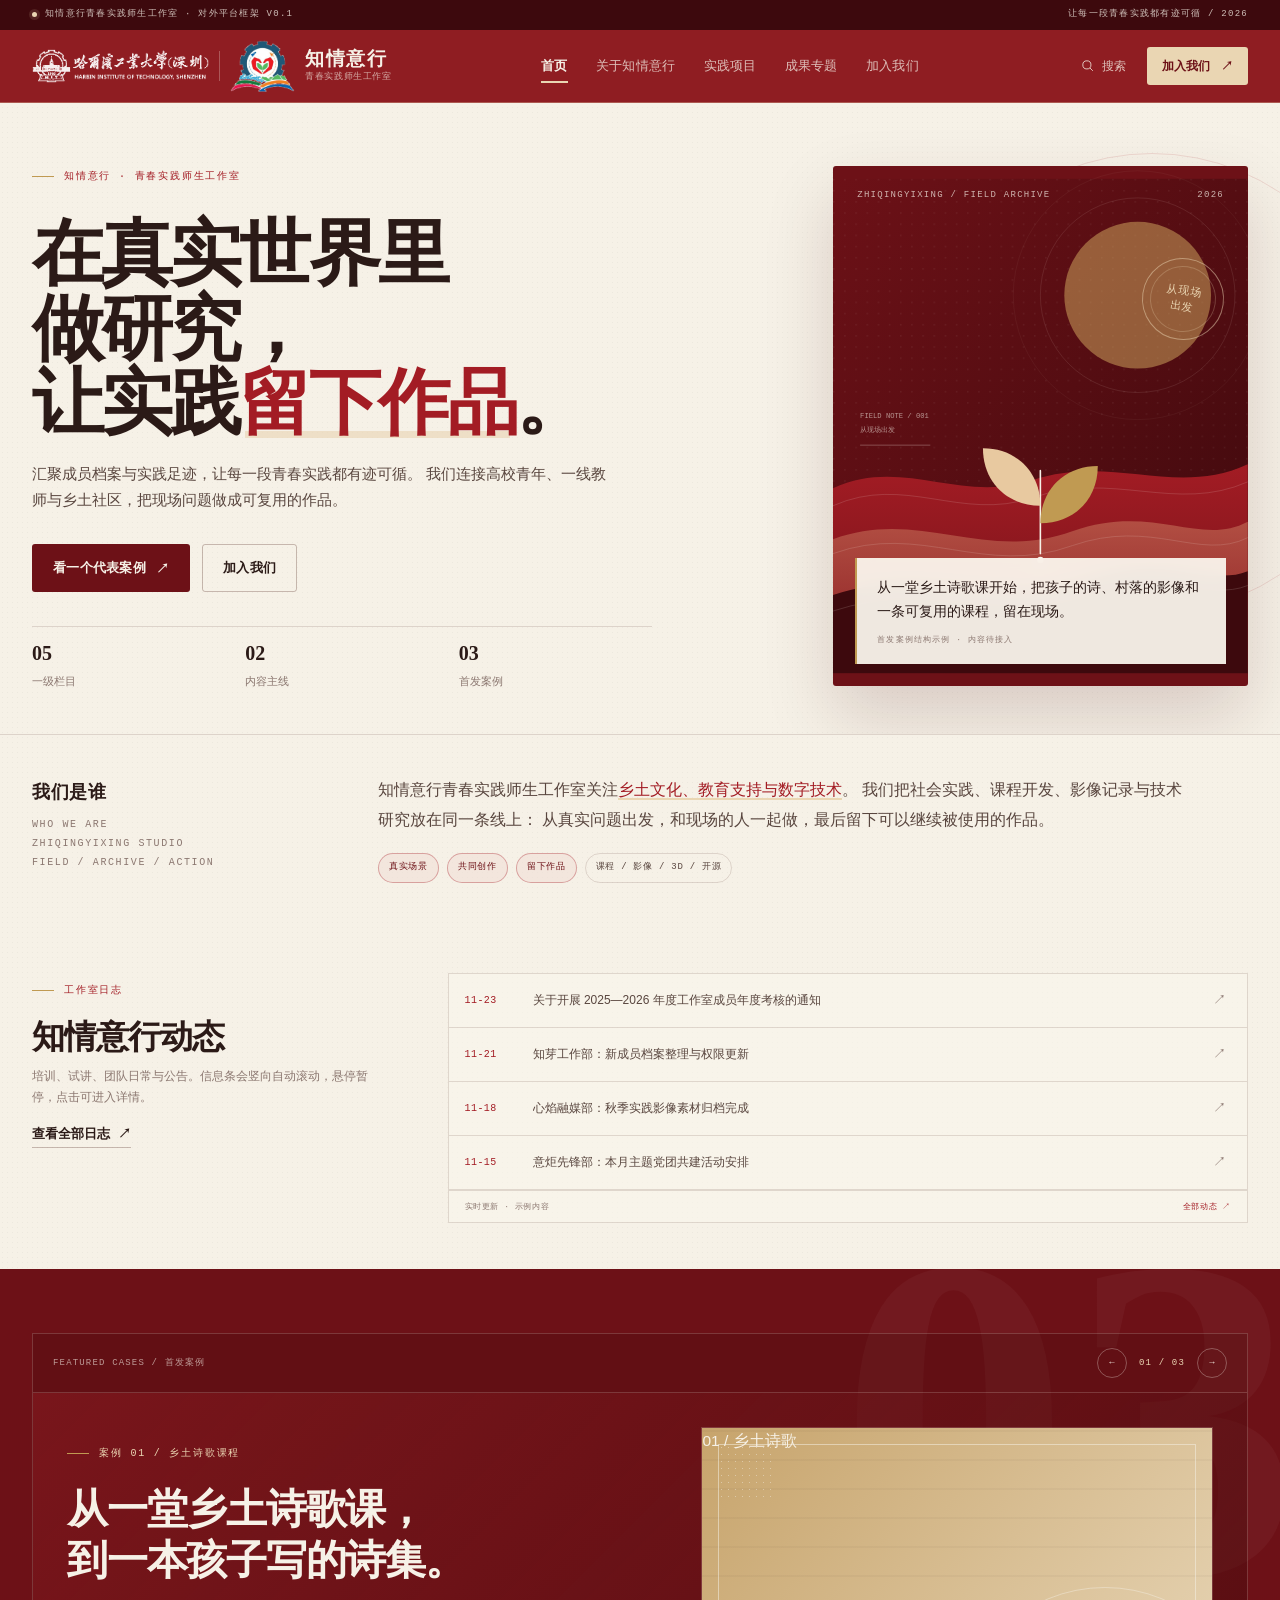
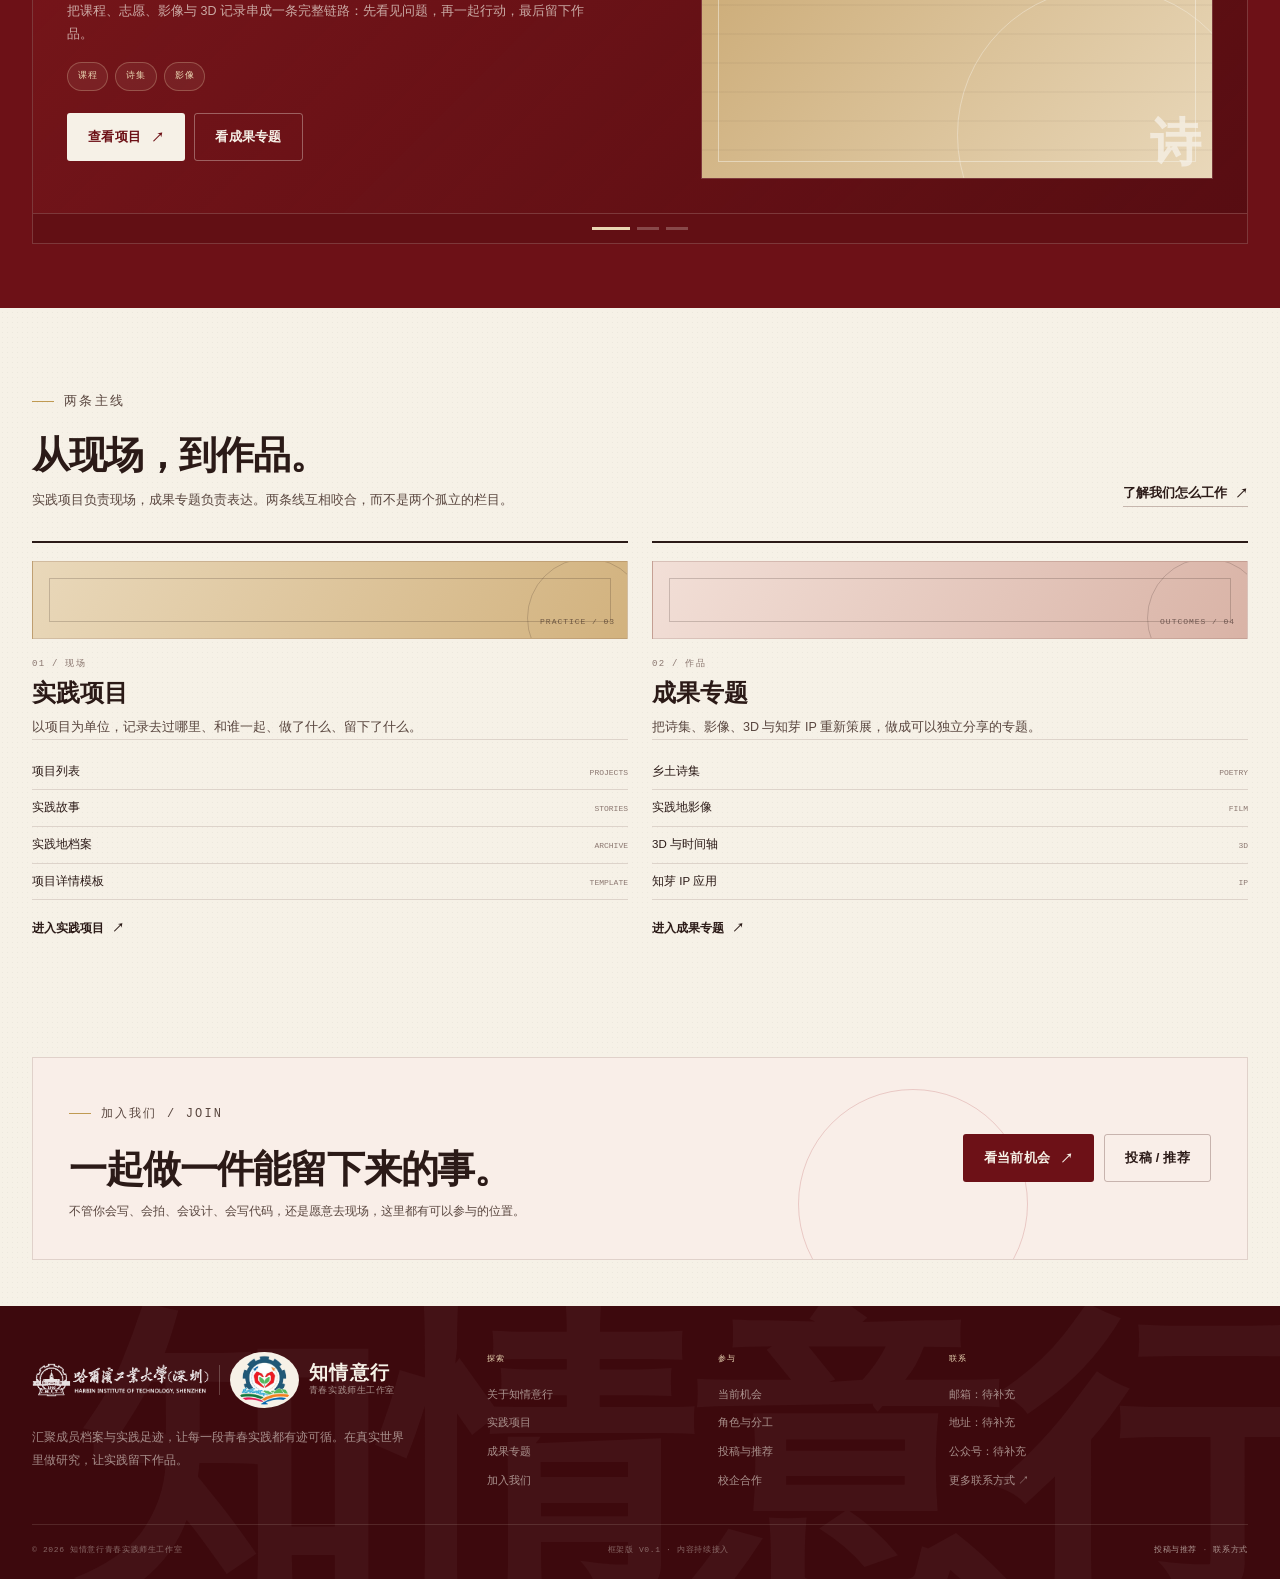
<file: index.html>
<!doctype html>
<html lang="zh-CN">
<head>
  <meta charset="utf-8">
  <meta name="viewport" content="width=device-width, initial-scale=1">
  <title>知情意行青春实践师生工作室 · 在真实世界里做研究，让实践留下作品</title>
  <meta name="description" content="知情意行青春实践师生工作室对外平台：实践项目、成果专题、关于知情意行与加入我们。">
  <meta name="theme-color" content="#6d1117">
  <link rel="icon" href="assets/img/studio-favicon.png" type="image/png">
  <link rel="stylesheet" href="assets/css/style.css">
</head>
<body data-page="home">
  <a class="skip-link" href="#main">跳到主要内容</a>

  <div class="topline">
    <div class="container topline__inner">
      <span class="topline__status">知情意行青春实践师生工作室 · 对外平台框架 v0.1</span>
      <span>让每一段青春实践都有迹可循 / 2026</span>
    </div>
  </div>

  <header class="site-header">
    <div class="container header__inner">
      <a class="brand brand--lockup" href="index.html" aria-label="哈尔滨工业大学（深圳）知情意行青春实践师生工作室">
        <img class="brand__hitsz" src="assets/img/hitsz-logo-transparent.png" alt="" width="464" height="89">
        <img class="brand__hitsz brand__hitsz--mobile" src="assets/img/hitsz-mark.png" alt="" width="106" height="93">
        <span class="brand__divider" aria-hidden="true"></span>
        <img class="brand__mark brand__mark--studio" src="assets/img/studio-mark-transparent.png" alt="" width="698" height="557">
        <span class="brand__text">
          <span class="brand__inst">哈尔滨工业大学（深圳）</span>
          <span class="brand__name">知情意行</span>
          <span class="brand__en">青春实践师生工作室</span>
        </span>
      </a>

      <nav class="site-nav" aria-label="主导航">
        <a href="index.html" data-nav="home">首页</a>
        <a href="about.html" data-nav="about">关于知情意行</a>
        <a href="practice.html" data-nav="practice">实践项目</a>
        <a href="outcomes.html" data-nav="outcomes">成果专题</a>
        <a href="join.html" data-nav="join">加入我们</a>
      </nav>

      <div class="header-actions">
        <button class="icon-btn" type="button" data-search-open aria-label="搜索站内内容">
          <svg viewBox="0 0 24 24" fill="none" stroke="currentColor" stroke-width="1.6" aria-hidden="true">
            <circle cx="11" cy="11" r="6.5"></circle>
            <path d="m16 16 4.5 4.5"></path>
          </svg>
          <span>搜索</span>
        </button>
        <a class="btn btn--solid btn--small" href="join.html">加入我们 <span class="arrow">↗</span></a>
        <button class="menu-toggle" type="button" data-menu-open aria-label="打开菜单" aria-expanded="false" aria-controls="mobile-panel">
          <span></span><span></span>
        </button>
      </div>
    </div>
  </header>

  <div class="mobile-panel" id="mobile-panel" data-mobile-panel aria-hidden="true">
    <div class="mobile-panel__top">
      <span class="mono">知情意行 / MENU</span>
      <button class="mobile-panel__close" type="button" data-menu-close aria-label="关闭菜单">×</button>
    </div>
    <nav class="mobile-nav" aria-label="移动端主导航">
      <a href="index.html" data-nav="home">首页 <span>01</span></a>
      <a href="about.html" data-nav="about">关于知情意行 <span>02</span></a>
      <a href="practice.html" data-nav="practice">实践项目 <span>03</span></a>
      <a href="outcomes.html" data-nav="outcomes">成果专题 <span>04</span></a>
      <a href="join.html" data-nav="join">加入我们 <span>05</span></a>
    </nav>
    <div class="mobile-panel__foot">
      <p>从问题到现场，再到作品。</p>
      <p>内容与案例持续接入中。</p>
    </div>
  </div>

  <div class="search-modal" data-search-modal hidden>
    <div class="search-box" role="dialog" aria-modal="true" aria-label="站内搜索">
      <div class="search-box__top">
        <p>Search / 站内搜索</p>
        <button class="search-close" type="button" data-search-close aria-label="关闭搜索">×</button>
      </div>
      <label class="sr-only" for="site-search">搜索站内内容</label>
      <input id="site-search" type="search" placeholder="搜索栏目、项目或专题…" autocomplete="off" data-search-input>
      <div class="search-results" data-search-results></div>
      <p class="form-note">按 Esc 关闭 · Ctrl / ⌘ + K 快速打开</p>
    </div>
  </div>

  <main id="main">
    <section class="hero">
      <div class="container hero__grid">
        <div class="hero__copy">
          <p class="eyebrow">知情意行 · 青春实践师生工作室</p>
          <h1 class="hero__title">
            <span>在真实世界里</span>
            <span>做研究，</span>
            <span>让实践<em>留下作品</em>。</span>
          </h1>
          <p class="hero__lead">
            汇聚成员档案与实践足迹，让每一段青春实践都有迹可循。
            我们连接高校青年、一线教师与乡土社区，把现场问题做成可复用的作品。
          </p>
          <div class="hero__actions">
            <a class="btn btn--solid" href="#featured">看一个代表案例 <span class="arrow">↗</span></a>
            <a class="btn btn--ghost" href="join.html">加入我们</a>
          </div>
          <div class="hero__meta" aria-label="平台结构">
            <div class="hero__meta-item">
              <strong>05</strong>
              <span>一级栏目</span>
            </div>
            <div class="hero__meta-item">
              <strong>02</strong>
              <span>内容主线</span>
            </div>
            <div class="hero__meta-item">
              <strong>03</strong>
              <span>首发案例</span>
            </div>
          </div>
        </div>

        <div class="hero-art reveal" data-delay="1">
          <svg class="hero-art__svg" viewBox="0 0 520 620" role="img" aria-label="抽象田野与幼苗插画">
            <defs>
              <linearGradient id="hero-sky" x1="0" y1="0" x2="1" y2="1">
                <stop offset="0" stop-color="#6d1117"></stop>
                <stop offset="1" stop-color="#3d090d"></stop>
              </linearGradient>
              <linearGradient id="hero-hill-1" x1="0" y1="0" x2="0" y2="1">
                <stop offset="0" stop-color="#a31c24"></stop>
                <stop offset="1" stop-color="#6d1117"></stop>
              </linearGradient>
              <linearGradient id="hero-hill-2" x1="0" y1="0" x2="0" y2="1">
                <stop offset="0" stop-color="#b85a4a"></stop>
                <stop offset="1" stop-color="#8f1d22"></stop>
              </linearGradient>
              <pattern id="hero-dots" width="14" height="14" patternUnits="userSpaceOnUse">
                <circle cx="1" cy="1" r="1" fill="#f6f1e7" opacity="0.2"></circle>
              </pattern>
            </defs>

            <rect width="520" height="620" fill="url(#hero-sky)"></rect>
            <rect width="520" height="620" fill="url(#hero-dots)" opacity="0.4"></rect>

            <circle cx="382" cy="146" r="92" fill="#d6ae63" opacity="0.5"></circle>
            <circle cx="382" cy="146" r="122" fill="none" stroke="#f6f1e7" stroke-width="1" opacity="0.12"></circle>
            <circle cx="382" cy="146" r="156" fill="none" stroke="#f6f1e7" stroke-width="1" opacity="0.06"></circle>

            <path d="M0 388C88 348 158 408 250 378C350 345 430 400 520 358V620H0Z" fill="url(#hero-hill-1)"></path>
            <path d="M0 452C108 412 190 482 300 442C400 406 460 462 520 430V620H0Z" fill="url(#hero-hill-2)" opacity="0.82"></path>
            <path d="M0 522C120 482 200 542 320 502C420 468 470 512 520 492V620H0Z" fill="#3d090d"></path>

            <g fill="none" stroke="#f6f1e7" opacity="0.18">
              <path d="M0 410C90 370 160 430 250 400C350 365 430 420 520 380"></path>
              <path d="M0 470C110 430 190 500 300 460C400 425 460 480 520 450"></path>
              <path d="M0 542C120 502 200 562 320 522C420 488 470 530 520 510"></path>
            </g>

            <g transform="translate(260 338)">
              <path d="M0 132V28" fill="none" stroke="#f6f1e7" stroke-width="2" stroke-linecap="round"></path>
              <path d="M0 72C-42 72-72 42-72 0C-30 0 0 30 0 72Z" fill="#e8c9a0"></path>
              <path d="M0 94C42 94 72 64 72 22C30 22 0 52 0 94Z" fill="#c09a52"></path>
              <circle cx="0" cy="140" r="4" fill="#f6f1e7"></circle>
              <path d="M-42 160H42" stroke="#f6f1e7" stroke-width="1" opacity="0.35"></path>
            </g>

            <g fill="#f6f1e7" font-family="monospace" font-size="9" opacity="0.58">
              <text x="34" y="300">FIELD NOTE / 001</text>
              <text x="34" y="318">从现场出发</text>
            </g>
            <path d="M34 334H122" stroke="#f6f1e7" opacity="0.35"></path>
          </svg>

          <div class="hero-art__top">
            <span>ZHIQINGYIXING / FIELD ARCHIVE</span>
            <span>2026</span>
          </div>
          <div class="hero-art__stamp">从现场<br>出发</div>
          <div class="hero-art__caption">
            <p>从一堂乡土诗歌课开始，把孩子的诗、村落的影像和一条可复用的课程，留在现场。</p>
            <span>首发案例结构示例 · 内容待接入</span>
          </div>
        </div>
      </div>
    </section>

    <section class="manifesto">
      <div class="container manifesto__grid">
        <div class="manifesto__label reveal">
          <strong>我们是谁</strong>
          WHO WE ARE<br>
          ZHIQINGYIXING STUDIO<br>
          FIELD / ARCHIVE / ACTION
        </div>
        <div class="reveal" data-delay="1">
          <p class="manifesto__text">
            知情意行青春实践师生工作室关注<span class="accent">乡土文化、教育支持与数字技术</span>。
            我们把社会实践、课程开发、影像记录与技术研究放在同一条线上：
            从真实问题出发，和现场的人一起做，最后留下可以继续被使用的作品。
          </p>
          <div class="manifesto__foot">
            <span class="tag tag--teal">真实场景</span>
            <span class="tag tag--teal">共同创作</span>
            <span class="tag tag--teal">留下作品</span>
            <span class="tag">课程 / 影像 / 3D / 开源</span>
          </div>
        </div>
      </div>
    </section>

    <section class="section section--tight" id="news">
      <div class="container notes__grid">
        <div class="reveal">
          <p class="eyebrow">工作室日志</p>
          <h2 class="notes__title">知情意行动态</h2>
          <p class="notes__intro">培训、试讲、团队日常与公告。信息条会竖向自动滚动，悬停暂停，点击可进入详情。</p>
          <a class="text-link" style="margin-top: 14px;" href="about.html#notes">查看全部日志 <span class="arrow">↗</span></a>
        </div>
        <div class="news-ticker" data-ticker data-visible="4">
          <div class="news-ticker__viewport">
            <div class="news-ticker__track" data-ticker-track>
              <a class="news-ticker__item" href="article-detail.html">
                <span class="news-ticker__date">11-23</span>
                <span class="news-ticker__title">关于开展 2025—2026 年度工作室成员年度考核的通知</span>
                <span class="news-ticker__arrow">↗</span>
              </a>
              <a class="news-ticker__item" href="article-detail.html">
                <span class="news-ticker__date">11-21</span>
                <span class="news-ticker__title">知芽工作部：新成员档案整理与权限更新</span>
                <span class="news-ticker__arrow">↗</span>
              </a>
              <a class="news-ticker__item" href="article-detail.html">
                <span class="news-ticker__date">11-18</span>
                <span class="news-ticker__title">心焰融媒部：秋季实践影像素材归档完成</span>
                <span class="news-ticker__arrow">↗</span>
              </a>
              <a class="news-ticker__item" href="article-detail.html">
                <span class="news-ticker__date">11-15</span>
                <span class="news-ticker__title">意炬先锋部：本月主题党团共建活动安排</span>
                <span class="news-ticker__arrow">↗</span>
              </a>
              <a class="news-ticker__item" href="article-detail.html">
                <span class="news-ticker__date">11-12</span>
                <span class="news-ticker__title">萤光知行部：周末社区陪伴志愿者招募</span>
                <span class="news-ticker__arrow">↗</span>
              </a>
              <a class="news-ticker__item" href="article-detail.html">
                <span class="news-ticker__date">11-08</span>
                <span class="news-ticker__title">青蓝研创中心：乡土诗歌课程包完成第二轮试讲</span>
                <span class="news-ticker__arrow">↗</span>
              </a>
            </div>
          </div>
          <div class="news-ticker__foot">
            <span>实时更新 · 示例内容</span>
            <a href="about.html#notes">全部动态 <span class="arrow">↗</span></a>
          </div>
        </div>
      </div>
    </section>

    <section class="featured" id="featured">
      <div class="container">
        <div class="case-carousel" data-carousel aria-label="首发案例">
          <div class="case-carousel__top">
            <p>Featured Cases / 首发案例</p>
            <div class="case-carousel__controls">
              <button type="button" data-carousel-prev aria-label="上一个案例">←</button>
              <span data-carousel-count>01 / 03</span>
              <button type="button" data-carousel-next aria-label="下一个案例">→</button>
            </div>
          </div>
          <div class="case-carousel__viewport">
            <div class="case-carousel__track" data-carousel-track>
              <article class="case-slide">
                <div class="case-slide__copy">
                  <p class="eyebrow eyebrow--light">案例 01 / 乡土诗歌课程</p>
                  <h2>从一堂乡土诗歌课，<br>到一本孩子写的诗集。</h2>
                  <p class="case-slide__lead">把课程、志愿、影像与 3D 记录串成一条完整链路：先看见问题，再一起行动，最后留下作品。</p>
                  <div class="case-slide__tags">
                    <span class="tag">课程</span><span class="tag">诗集</span><span class="tag">影像</span>
                  </div>
                  <div class="case-slide__actions">
                    <a class="btn btn--light" href="project-detail.html">查看项目 <span class="arrow">↗</span></a>
                    <a class="btn btn--outline-light" href="outcomes.html#poetry">看成果专题</a>
                  </div>
                </div>
                <div class="case-slide__art">
                  <div class="visual visual--poem">
                    <span class="visual__grid"></span>
                    <span class="visual__word">诗</span>
                    <span class="visual__label">01 / 乡土诗歌</span>
                  </div>
                </div>
              </article>

              <article class="case-slide">
                <div class="case-slide__copy">
                  <p class="eyebrow eyebrow--light">案例 02 / 教师共备与试讲</p>
                  <h2>把一次试讲，<br>变成一门可以带走的课程。</h2>
                  <p class="case-slide__lead">教师共备、试讲、反馈与迭代，让课程在每次进入现场之前，都更完整一点。</p>
                  <div class="case-slide__tags">
                    <span class="tag">教师</span><span class="tag">课程</span><span class="tag">复盘</span>
                  </div>
                  <div class="case-slide__actions">
                    <a class="btn btn--light" href="project-detail.html">查看项目 <span class="arrow">↗</span></a>
                    <a class="btn btn--outline-light" href="practice.html#projects">看实践项目</a>
                  </div>
                </div>
                <div class="case-slide__art">
                  <div class="visual visual--project">
                    <span class="visual__grid"></span>
                    <span class="visual__word">课</span>
                    <span class="visual__label">02 / 共备与试讲</span>
                  </div>
                </div>
              </article>

              <article class="case-slide">
                <div class="case-slide__copy">
                  <p class="eyebrow eyebrow--light">案例 03 / 实践地影像档案</p>
                  <h2>用一个地方的变化，<br>做一份可以回看的档案。</h2>
                  <p class="case-slide__lead">照片、访谈与 3D 记录，按时间与地点组织，让一次实践在结束后仍然可以被看见。</p>
                  <div class="case-slide__tags">
                    <span class="tag">影像</span><span class="tag">3D</span><span class="tag">实践地</span>
                  </div>
                  <div class="case-slide__actions">
                    <a class="btn btn--light" href="project-detail.html">查看项目 <span class="arrow">↗</span></a>
                    <a class="btn btn--outline-light" href="outcomes.html#specials">看专题列表</a>
                  </div>
                </div>
                <div class="case-slide__art">
                  <div class="visual visual--film">
                    <span class="visual__grid"></span>
                    <span class="visual__word">影</span>
                    <span class="visual__label">03 / 实践地影像</span>
                  </div>
                </div>
              </article>
            </div>
          </div>
          <div class="case-carousel__dots" data-carousel-dots>
            <button class="is-active" type="button" data-carousel-dot aria-label="第 1 个案例"></button>
            <button type="button" data-carousel-dot aria-label="第 2 个案例"></button>
            <button type="button" data-carousel-dot aria-label="第 3 个案例"></button>
          </div>
        </div>
      </div>
    </section>

    <section class="section">
      <div class="container">
        <div class="section-head">
          <div class="section-head__main">
            <p class="eyebrow">两条主线</p>
            <h2>从现场，到作品。</h2>
            <p>实践项目负责现场，成果专题负责表达。两条线互相咬合，而不是两个孤立的栏目。</p>
          </div>
          <a class="text-link section-head__link" href="about.html#story">了解我们怎么工作 <span class="arrow">↗</span></a>
        </div>

        <div class="lines-grid">
          <article class="line-card reveal">
            <div class="line-card__band line-card__band--practice"><span>PRACTICE / 03</span></div>
            <span class="line-card__num">01 / 现场</span>
            <h3>实践项目</h3>
            <p class="line-card__desc">以项目为单位，记录去过哪里、和谁一起、做了什么、留下了什么。</p>
            <div class="line-card__list">
              <a href="practice.html#projects">项目列表 <span>PROJECTS</span></a>
              <a href="practice.html#stories">实践故事 <span>STORIES</span></a>
              <a href="practice.html#archive">实践地档案 <span>ARCHIVE</span></a>
              <a href="project-detail.html">项目详情模板 <span>TEMPLATE</span></a>
            </div>
            <a class="line-card__link" href="practice.html">进入实践项目 <span class="arrow">↗</span></a>
          </article>

          <article class="line-card reveal" data-delay="1">
            <div class="line-card__band line-card__band--outcomes"><span>OUTCOMES / 04</span></div>
            <span class="line-card__num">02 / 作品</span>
            <h3>成果专题</h3>
            <p class="line-card__desc">把诗集、影像、3D 与知芽 IP 重新策展，做成可以独立分享的专题。</p>
            <div class="line-card__list">
              <a href="outcomes.html#poetry">乡土诗集 <span>POETRY</span></a>
              <a href="outcomes.html#specials">实践地影像 <span>FILM</span></a>
              <a href="outcomes.html#specials">3D 与时间轴 <span>3D</span></a>
              <a href="outcomes.html#specials">知芽 IP 应用 <span>IP</span></a>
            </div>
            <a class="line-card__link" href="outcomes.html">进入成果专题 <span class="arrow">↗</span></a>
          </article>
        </div>
      </div>
    </section>

    

    

    <section class="section section--tight">
      <div class="container">
        <div class="join-band reveal">
          <div>
            <p class="eyebrow">加入我们 / Join</p>
            <h2>一起做一件能留下来的事。</h2>
            <p>不管你会写、会拍、会设计、会写代码，还是愿意去现场，这里都有可以参与的位置。</p>
          </div>
          <div class="join-band__actions">
            <a class="btn btn--solid" href="join.html">看当前机会 <span class="arrow">↗</span></a>
            <a class="btn btn--ghost" href="join.html#submit">投稿 / 推荐</a>
          </div>
        </div>
      </div>
    </section>
  </main>

  <footer class="site-footer">
    <div class="container">
      <div class="footer__grid">
        <div class="footer__brand">
          <a class="brand brand--lockup" href="index.html" aria-label="哈尔滨工业大学（深圳）知情意行青春实践师生工作室">
        <img class="brand__hitsz" src="assets/img/hitsz-logo-transparent.png" alt="" width="464" height="89">
        <img class="brand__hitsz brand__hitsz--mobile" src="assets/img/hitsz-mark.png" alt="" width="106" height="93">
        <span class="brand__divider" aria-hidden="true"></span>
        <img class="brand__mark brand__mark--studio" src="assets/img/studio-mark-transparent.png" alt="" width="698" height="557">
        <span class="brand__text">
          <span class="brand__inst">哈尔滨工业大学（深圳）</span>
          <span class="brand__name">知情意行</span>
          <span class="brand__en">青春实践师生工作室</span>
        </span>
      </a>
          <p>汇聚成员档案与实践足迹，让每一段青春实践都有迹可循。在真实世界里做研究，让实践留下作品。</p>
        </div>
        <div class="footer__col">
          <h3>探索</h3>
          <a href="about.html">关于知情意行</a>
          <a href="practice.html">实践项目</a>
          <a href="outcomes.html">成果专题</a>
          <a href="join.html">加入我们</a>
        </div>
        <div class="footer__col">
          <h3>参与</h3>
          <a href="join.html#opportunities">当前机会</a>
          <a href="join.html#roles">角色与分工</a>
          <a href="join.html#submit">投稿与推荐</a>
          <a href="join.html#cooperation">校企合作</a>
        </div>
        <div class="footer__col">
          <h3>联系</h3>
          <p>邮箱：待补充</p>
          <p>地址：待补充</p>
          <p>公众号：待补充</p>
          <a href="join.html#cooperation">更多联系方式 <span class="arrow">↗</span></a>
        </div>
      </div>
      <div class="footer__bottom">
        <span>© <span data-year>2026</span> 知情意行青春实践师生工作室</span>
        <span>框架版 v0.1 · 内容持续接入</span>
        <span><a href="join.html#submit">投稿与推荐</a> · <a href="join.html#cooperation">联系方式</a></span>
      </div>
    </div>
  </footer>

  <script src="assets/js/site.js"></script>
</body>
</html>
</file>
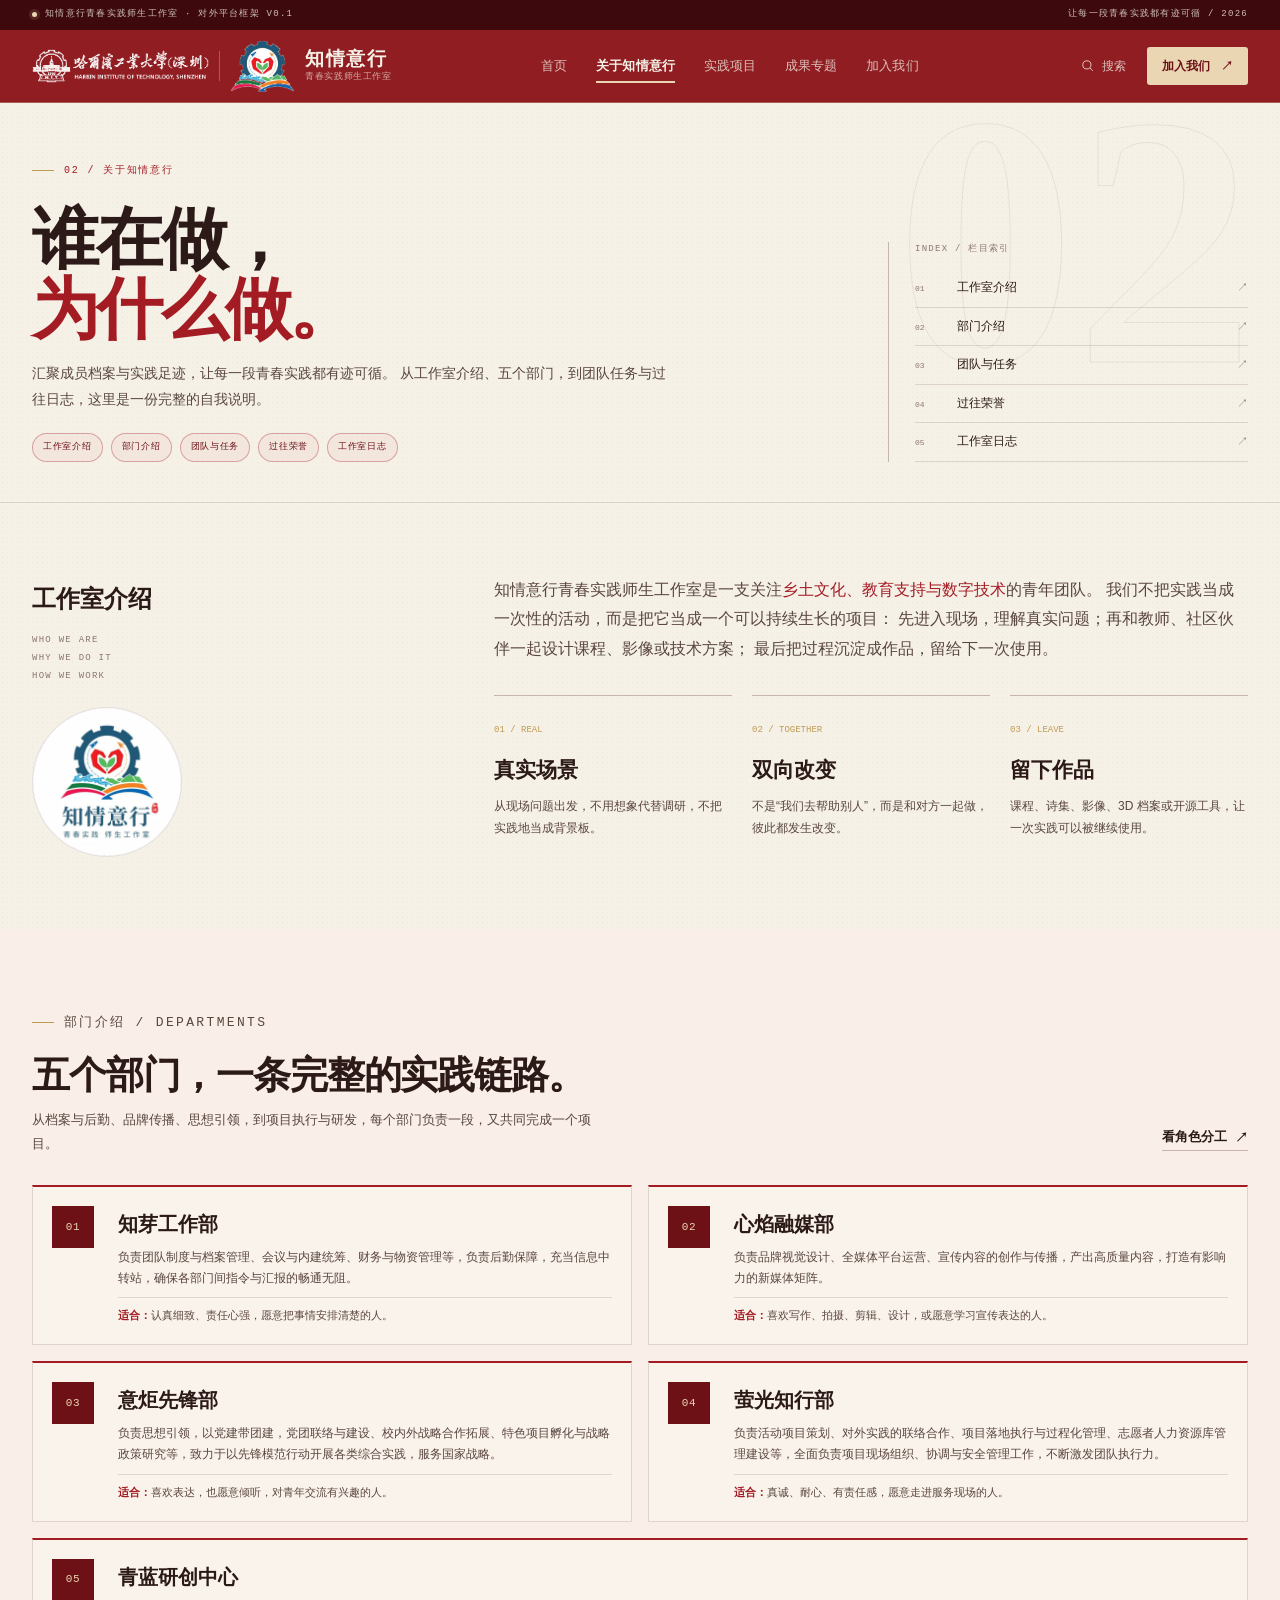
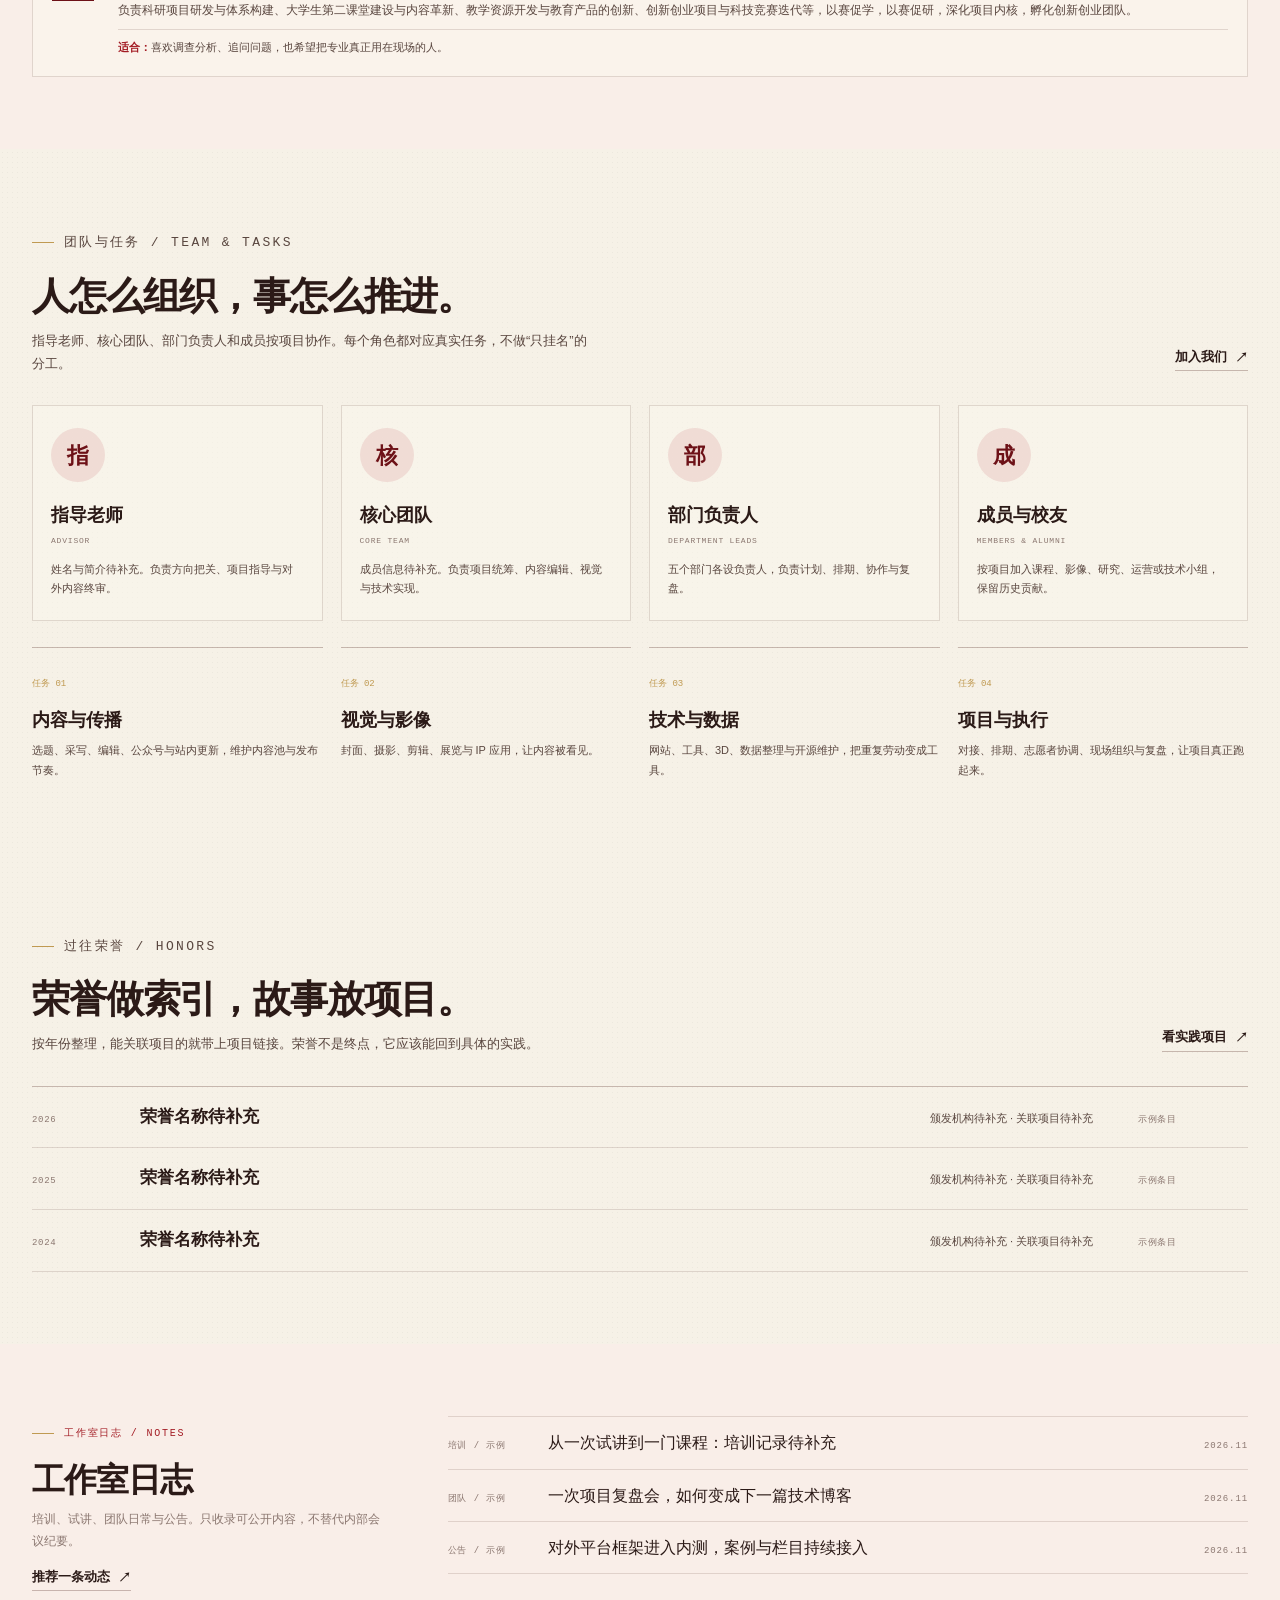
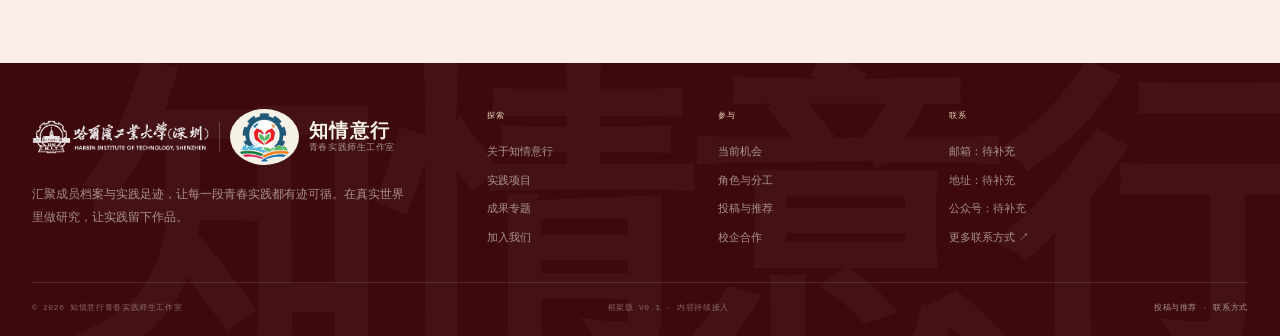
<file: about.html>
<!doctype html>
<html lang="zh-CN">
<head>
  <meta charset="utf-8">
  <meta name="viewport" content="width=device-width, initial-scale=1">
  <title>关于知情意行 · 知情意行青春实践师生工作室</title>
  <meta name="description" content="关于知情意行青春实践师生工作室：工作室介绍、五个部门、团队与任务、过往荣誉与工作室日志。">
  <meta name="theme-color" content="#6d1117">
  <link rel="icon" href="assets/img/studio-favicon.png" type="image/png">
  <link rel="stylesheet" href="assets/css/style.css">
</head>
<body data-page="about">
  <a class="skip-link" href="#main">跳到主要内容</a>

  <div class="topline">
    <div class="container topline__inner">
      <span class="topline__status">知情意行青春实践师生工作室 · 对外平台框架 v0.1</span>
      <span>让每一段青春实践都有迹可循 / 2026</span>
    </div>
  </div>

  <header class="site-header">
    <div class="container header__inner">
      <a class="brand brand--lockup" href="index.html" aria-label="哈尔滨工业大学（深圳）知情意行青春实践师生工作室">
        <img class="brand__hitsz" src="assets/img/hitsz-logo-transparent.png" alt="" width="464" height="89">
        <img class="brand__hitsz brand__hitsz--mobile" src="assets/img/hitsz-mark.png" alt="" width="106" height="93">
        <span class="brand__divider" aria-hidden="true"></span>
        <img class="brand__mark brand__mark--studio" src="assets/img/studio-mark-transparent.png" alt="" width="698" height="557">
        <span class="brand__text">
          <span class="brand__inst">哈尔滨工业大学（深圳）</span>
          <span class="brand__name">知情意行</span>
          <span class="brand__en">青春实践师生工作室</span>
        </span>
      </a>
      <nav class="site-nav" aria-label="主导航">
        <a href="index.html" data-nav="home">首页</a>
        <a href="about.html" data-nav="about">关于知情意行</a>
        <a href="practice.html" data-nav="practice">实践项目</a>
        <a href="outcomes.html" data-nav="outcomes">成果专题</a>
        <a href="join.html" data-nav="join">加入我们</a>
      </nav>
      <div class="header-actions">
        <button class="icon-btn" type="button" data-search-open aria-label="搜索站内内容">
          <svg viewBox="0 0 24 24" fill="none" stroke="currentColor" stroke-width="1.6" aria-hidden="true">
            <circle cx="11" cy="11" r="6.5"></circle>
            <path d="m16 16 4.5 4.5"></path>
          </svg>
          <span>搜索</span>
        </button>
        <a class="btn btn--solid btn--small" href="join.html">加入我们 <span class="arrow">↗</span></a>
        <button class="menu-toggle" type="button" data-menu-open aria-label="打开菜单" aria-expanded="false" aria-controls="mobile-panel">
          <span></span><span></span>
        </button>
      </div>
    </div>
  </header>

  <div class="mobile-panel" id="mobile-panel" data-mobile-panel aria-hidden="true">
    <div class="mobile-panel__top">
      <span class="mono">知情意行 / MENU</span>
      <button class="mobile-panel__close" type="button" data-menu-close aria-label="关闭菜单">×</button>
    </div>
    <nav class="mobile-nav" aria-label="移动端主导航">
      <a href="index.html" data-nav="home">首页 <span>01</span></a>
      <a href="about.html" data-nav="about">关于知情意行 <span>02</span></a>
      <a href="practice.html" data-nav="practice">实践项目 <span>03</span></a>
      <a href="outcomes.html" data-nav="outcomes">成果专题 <span>04</span></a>
      <a href="join.html" data-nav="join">加入我们 <span>05</span></a>
    </nav>
    <div class="mobile-panel__foot">
      <p>从问题到现场，再到作品。</p>
      <p>内容与案例持续接入中。</p>
    </div>
  </div>

  <div class="search-modal" data-search-modal hidden>
    <div class="search-box" role="dialog" aria-modal="true" aria-label="站内搜索">
      <div class="search-box__top">
        <p>Search / 站内搜索</p>
        <button class="search-close" type="button" data-search-close aria-label="关闭搜索">×</button>
      </div>
      <label class="sr-only" for="site-search">搜索站内内容</label>
      <input id="site-search" type="search" placeholder="搜索栏目、项目或专题…" autocomplete="off" data-search-input>
      <div class="search-results" data-search-results></div>
      <p class="form-note">按 Esc 关闭 · Ctrl / ⌘ + K 快速打开</p>
    </div>
  </div>

  <main id="main">
    <section class="page-hero">
      <span class="page-hero__ghost" aria-hidden="true">02</span>
      <div class="container page-hero__grid">
        <div class="reveal">
          <p class="eyebrow">02 / 关于知情意行</p>
          <h1>谁在做，<br><em>为什么做。</em></h1>
          <p class="page-hero__lead">
            汇聚成员档案与实践足迹，让每一段青春实践都有迹可循。
            从工作室介绍、五个部门，到团队任务与过往日志，这里是一份完整的自我说明。
          </p>
          <div class="page-hero__note">
            <span class="tag tag--teal">工作室介绍</span>
            <span class="tag tag--teal">部门介绍</span>
            <span class="tag tag--teal">团队与任务</span>
            <span class="tag tag--teal">过往荣誉</span>
            <span class="tag tag--teal">工作室日志</span>
          </div>
        </div>
        <aside class="page-hero__index reveal" data-delay="1" aria-label="栏目索引">
          <p>Index / 栏目索引</p>
          <a href="#story"><span>01</span> 工作室介绍 <i>↗</i></a>
          <a href="#departments"><span>02</span> 部门介绍 <i>↗</i></a>
          <a href="#people"><span>03</span> 团队与任务 <i>↗</i></a>
          <a href="#honors"><span>04</span> 过往荣誉 <i>↗</i></a>
          <a href="#notes"><span>05</span> 工作室日志 <i>↗</i></a>
        </aside>
      </div>
    </section>

    <section class="section" id="story">
      <div class="container">
        <div class="about-intro">
          <div class="about-intro__label reveal">
            <strong>工作室介绍</strong>
            WHO WE ARE<br>
            WHY WE DO IT<br>
            HOW WE WORK
            <img class="about-seal" src="assets/img/studio-logo-circle.png" alt="知情意行青春实践师生工作室完整标识" width="600" height="600">
          </div>
          <div class="reveal" data-delay="1">
            <p class="about-intro__text">
              知情意行青春实践师生工作室是一支关注<span class="accent">乡土文化、教育支持与数字技术</span>的青年团队。
              我们不把实践当成一次性的活动，而是把它当成一个可以持续生长的项目：
              先进入现场，理解真实问题；再和教师、社区伙伴一起设计课程、影像或技术方案；
              最后把过程沉淀成作品，留给下一次使用。
            </p>
            <div class="principles">
              <div class="principle">
                <span>01 / REAL</span>
                <h3>真实场景</h3>
                <p>从现场问题出发，不用想象代替调研，不把实践地当成背景板。</p>
              </div>
              <div class="principle">
                <span>02 / TOGETHER</span>
                <h3>双向改变</h3>
                <p>不是“我们去帮助别人”，而是和对方一起做，彼此都发生改变。</p>
              </div>
              <div class="principle">
                <span>03 / LEAVE</span>
                <h3>留下作品</h3>
                <p>课程、诗集、影像、3D 档案或开源工具，让一次实践可以被继续使用。</p>
              </div>
            </div>
          </div>
        </div>
      </div>
    </section>

    <section class="section section--mint" id="departments">
      <div class="container">
        <div class="section-head">
          <div class="section-head__main">
            <p class="eyebrow">部门介绍 / Departments</p>
            <h2>五个部门，一条完整的实践链路。</h2>
            <p>从档案与后勤、品牌传播、思想引领，到项目执行与研发，每个部门负责一段，又共同完成一个项目。</p>
          </div>
          <a class="text-link section-head__link" href="join.html#roles">看角色分工 <span class="arrow">↗</span></a>
        </div>

        <div class="department-grid">
          <article class="department-card reveal">
            <div class="department-card__num">01</div>
            <div>
              <h3>知芽工作部</h3>
              <p>负责团队制度与档案管理、会议与内建统筹、财务与物资管理等，负责后勤保障，充当信息中转站，确保各部门间指令与汇报的畅通无阻。</p>
              <p class="department-card__fit"><strong>适合：</strong>认真细致、责任心强，愿意把事情安排清楚的人。</p>
            </div>
          </article>

          <article class="department-card reveal" data-delay="1">
            <div class="department-card__num">02</div>
            <div>
              <h3>心焰融媒部</h3>
              <p>负责品牌视觉设计、全媒体平台运营、宣传内容的创作与传播，产出高质量内容，打造有影响力的新媒体矩阵。</p>
              <p class="department-card__fit"><strong>适合：</strong>喜欢写作、拍摄、剪辑、设计，或愿意学习宣传表达的人。</p>
            </div>
          </article>

          <article class="department-card reveal">
            <div class="department-card__num">03</div>
            <div>
              <h3>意炬先锋部</h3>
              <p>负责思想引领，以党建带团建，党团联络与建设、校内外战略合作拓展、特色项目孵化与战略政策研究等，致力于以先锋模范行动开展各类综合实践，服务国家战略。</p>
              <p class="department-card__fit"><strong>适合：</strong>喜欢表达，也愿意倾听，对青年交流有兴趣的人。</p>
            </div>
          </article>

          <article class="department-card reveal" data-delay="1">
            <div class="department-card__num">04</div>
            <div>
              <h3>萤光知行部</h3>
              <p>负责活动项目策划、对外实践的联络合作、项目落地执行与过程化管理、志愿者人力资源库管理建设等，全面负责项目现场组织、协调与安全管理工作，不断激发团队执行力。</p>
              <p class="department-card__fit"><strong>适合：</strong>真诚、耐心、有责任感，愿意走进服务现场的人。</p>
            </div>
          </article>

          <article class="department-card reveal">
            <div class="department-card__num">05</div>
            <div>
              <h3>青蓝研创中心</h3>
              <p>负责科研项目研发与体系构建、大学生第二课堂建设与内容革新、教学资源开发与教育产品的创新、创新创业项目与科技竞赛迭代等，以赛促学，以赛促研，深化项目内核，孵化创新创业团队。</p>
              <p class="department-card__fit"><strong>适合：</strong>喜欢调查分析、追问问题，也希望把专业真正用在现场的人。</p>
            </div>
          </article>
        </div>
      </div>
    </section>

    <section class="section" id="people">
      <div class="container">
        <div class="section-head">
          <div class="section-head__main">
            <p class="eyebrow">团队与任务 / Team &amp; Tasks</p>
            <h2>人怎么组织，事怎么推进。</h2>
            <p>指导老师、核心团队、部门负责人和成员按项目协作。每个角色都对应真实任务，不做“只挂名”的分工。</p>
          </div>
          <a class="text-link section-head__link" href="join.html#roles">加入我们 <span class="arrow">↗</span></a>
        </div>
        <div class="people-grid">
          <article class="person-card reveal">
            <div class="person-card__avatar">指</div>
            <h3>指导老师</h3>
            <span>Advisor</span>
            <p>姓名与简介待补充。负责方向把关、项目指导与对外内容终审。</p>
          </article>
          <article class="person-card reveal" data-delay="1">
            <div class="person-card__avatar">核</div>
            <h3>核心团队</h3>
            <span>Core Team</span>
            <p>成员信息待补充。负责项目统筹、内容编辑、视觉与技术实现。</p>
          </article>
          <article class="person-card reveal" data-delay="2">
            <div class="person-card__avatar">部</div>
            <h3>部门负责人</h3>
            <span>Department Leads</span>
            <p>五个部门各设负责人，负责计划、排期、协作与复盘。</p>
          </article>
          <article class="person-card reveal" data-delay="3">
            <div class="person-card__avatar">成</div>
            <h3>成员与校友</h3>
            <span>Members &amp; Alumni</span>
            <p>按项目加入课程、影像、研究、运营或技术小组，保留历史贡献。</p>
          </article>
        </div>

        <div class="path-grid task-grid">
          <div class="path-step reveal">
            <span>任务 01</span>
            <h3>内容与传播</h3>
            <p>选题、采写、编辑、公众号与站内更新，维护内容池与发布节奏。</p>
          </div>
          <div class="path-step reveal" data-delay="1">
            <span>任务 02</span>
            <h3>视觉与影像</h3>
            <p>封面、摄影、剪辑、展览与 IP 应用，让内容被看见。</p>
          </div>
          <div class="path-step reveal" data-delay="2">
            <span>任务 03</span>
            <h3>技术与数据</h3>
            <p>网站、工具、3D、数据整理与开源维护，把重复劳动变成工具。</p>
          </div>
          <div class="path-step reveal" data-delay="3">
            <span>任务 04</span>
            <h3>项目与执行</h3>
            <p>对接、排期、志愿者协调、现场组织与复盘，让项目真正跑起来。</p>
          </div>
        </div>
      </div>
    </section>

    <section class="section" id="honors">
      <div class="container">
        <div class="section-head">
          <div class="section-head__main">
            <p class="eyebrow">过往荣誉 / Honors</p>
            <h2>荣誉做索引，故事放项目。</h2>
            <p>按年份整理，能关联项目的就带上项目链接。荣誉不是终点，它应该能回到具体的实践。</p>
          </div>
          <a class="text-link section-head__link" href="practice.html#projects">看实践项目 <span class="arrow">↗</span></a>
        </div>
        <div class="honors">
          <div class="honor-row reveal">
            <span>2026</span>
            <h3>荣誉名称待补充</h3>
            <p>颁发机构待补充 · 关联项目待补充</p>
            <span>示例条目</span>
          </div>
          <div class="honor-row reveal" data-delay="1">
            <span>2025</span>
            <h3>荣誉名称待补充</h3>
            <p>颁发机构待补充 · 关联项目待补充</p>
            <span>示例条目</span>
          </div>
          <div class="honor-row reveal" data-delay="2">
            <span>2024</span>
            <h3>荣誉名称待补充</h3>
            <p>颁发机构待补充 · 关联项目待补充</p>
            <span>示例条目</span>
          </div>
        </div>
      </div>
    </section>

    <section class="section section--mint" id="notes">
      <div class="container notes__grid">
        <div class="reveal">
          <p class="eyebrow">工作室日志 / Notes</p>
          <h2 class="notes__title">工作室日志</h2>
          <p class="notes__intro">培训、试讲、团队日常与公告。只收录可公开内容，不替代内部会议纪要。</p>
          <a class="text-link" style="margin-top: 14px;" href="join.html#submit">推荐一条动态 <span class="arrow">↗</span></a>
        </div>
        <div class="reveal" data-delay="1">
          <a class="note-row" href="article-detail.html">
            <span class="note-row__type">培训 / 示例</span>
            <span class="note-row__title">从一次试讲到一门课程：培训记录待补充</span>
            <span class="note-row__date">2026.11</span>
          </a>
          <a class="note-row" href="article-detail.html">
            <span class="note-row__type">团队 / 示例</span>
            <span class="note-row__title">一次项目复盘会，如何变成下一篇技术博客</span>
            <span class="note-row__date">2026.11</span>
          </a>
          <a class="note-row" href="article-detail.html">
            <span class="note-row__type">公告 / 示例</span>
            <span class="note-row__title">对外平台框架进入内测，案例与栏目持续接入</span>
            <span class="note-row__date">2026.11</span>
          </a>
        </div>
      </div>
    </section>
  </main>

  <footer class="site-footer">
    <div class="container">
      <div class="footer__grid">
        <div class="footer__brand">
          <a class="brand brand--lockup" href="index.html" aria-label="哈尔滨工业大学（深圳）知情意行青春实践师生工作室">
        <img class="brand__hitsz" src="assets/img/hitsz-logo-transparent.png" alt="" width="464" height="89">
        <img class="brand__hitsz brand__hitsz--mobile" src="assets/img/hitsz-mark.png" alt="" width="106" height="93">
        <span class="brand__divider" aria-hidden="true"></span>
        <img class="brand__mark brand__mark--studio" src="assets/img/studio-mark-transparent.png" alt="" width="698" height="557">
        <span class="brand__text">
          <span class="brand__inst">哈尔滨工业大学（深圳）</span>
          <span class="brand__name">知情意行</span>
          <span class="brand__en">青春实践师生工作室</span>
        </span>
      </a>
          <p>汇聚成员档案与实践足迹，让每一段青春实践都有迹可循。在真实世界里做研究，让实践留下作品。</p>
        </div>
        <div class="footer__col">
          <h3>探索</h3>
          <a href="about.html">关于知情意行</a>
          <a href="practice.html">实践项目</a>
          <a href="outcomes.html">成果专题</a>
          <a href="join.html">加入我们</a>
        </div>
        <div class="footer__col">
          <h3>参与</h3>
          <a href="join.html#opportunities">当前机会</a>
          <a href="join.html#roles">角色与分工</a>
          <a href="join.html#submit">投稿与推荐</a>
          <a href="join.html#cooperation">校企合作</a>
        </div>
        <div class="footer__col">
          <h3>联系</h3>
          <p>邮箱：待补充</p>
          <p>地址：待补充</p>
          <p>公众号：待补充</p>
          <a href="join.html#cooperation">更多联系方式 <span class="arrow">↗</span></a>
        </div>
      </div>
      <div class="footer__bottom">
        <span>© <span data-year>2026</span> 知情意行青春实践师生工作室</span>
        <span>框架版 v0.1 · 内容持续接入</span>
        <span><a href="join.html#submit">投稿与推荐</a> · <a href="join.html#cooperation">联系方式</a></span>
      </div>
    </div>
  </footer>

  <script src="assets/js/site.js"></script>
</body>
</html>
</file>
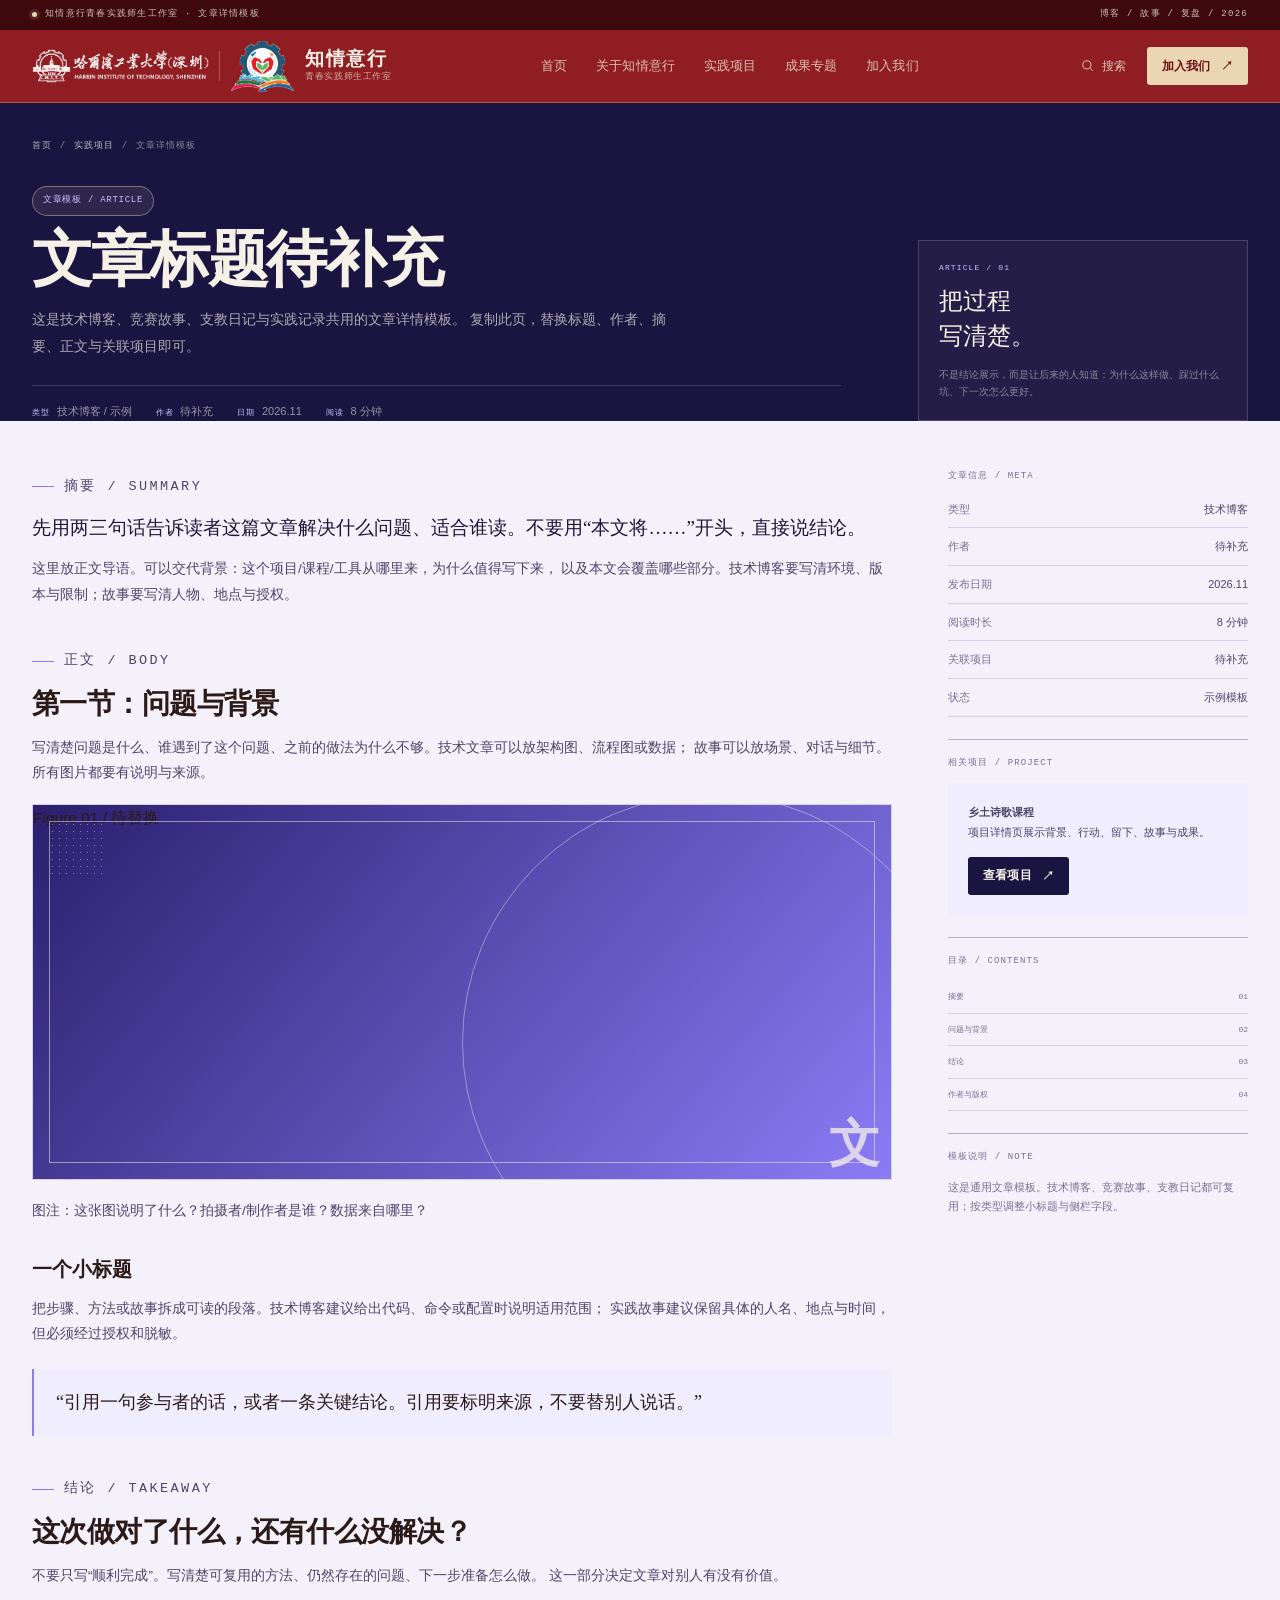
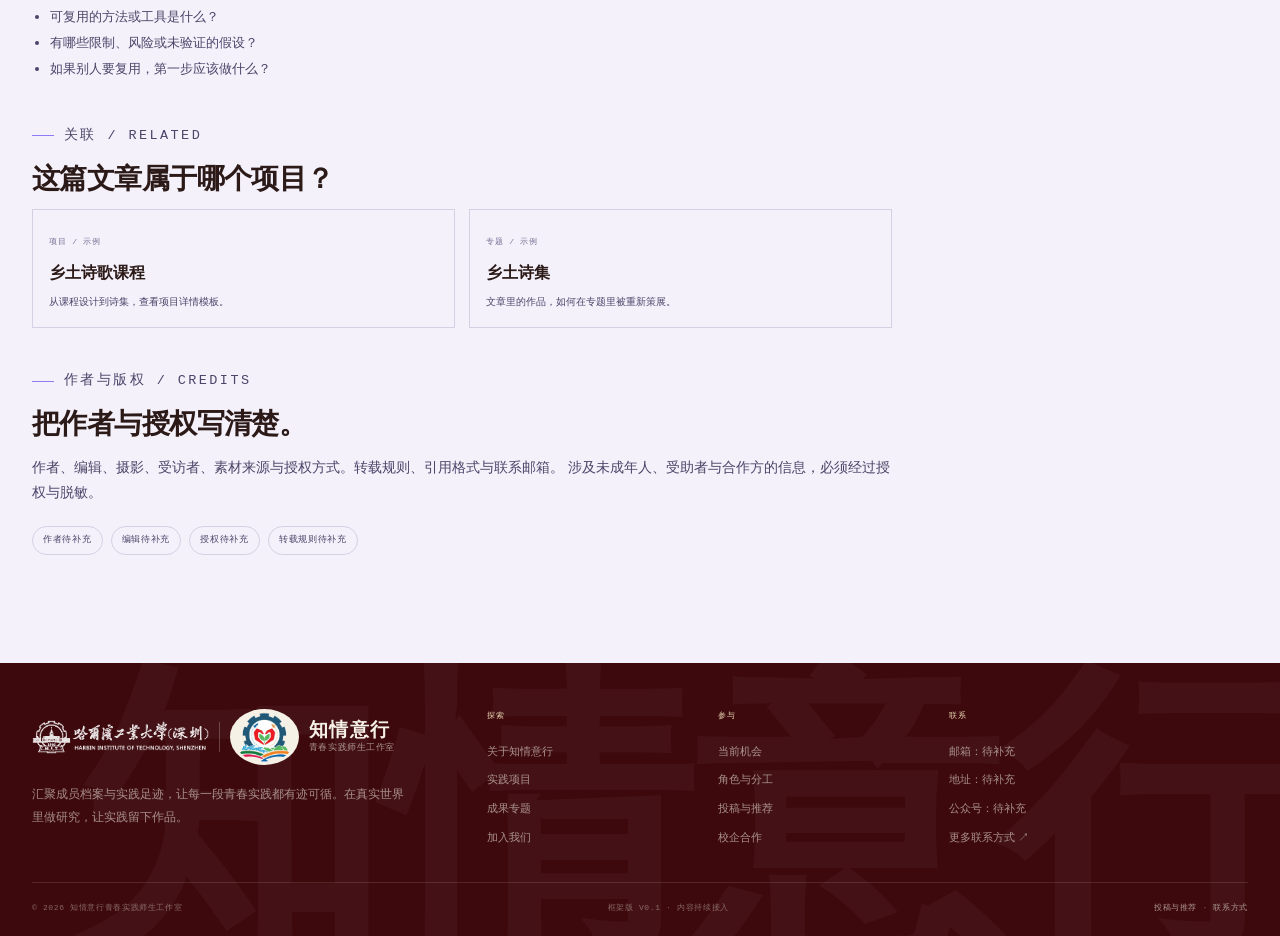
<file: article-detail.html>
<!doctype html>
<html lang="zh-CN">
<head>
  <meta charset="utf-8">
  <meta name="viewport" content="width=device-width, initial-scale=1">
  <title>文章详情模板 · 知情意行青春实践师生工作室</title>
  <meta name="description" content="知情意行青春实践师生工作室文章详情页模板：技术博客、竞赛故事、支教日记与实践记录。">
  <meta name="theme-color" content="#6d1117">
  <link rel="icon" href="assets/img/studio-favicon.png" type="image/png">
  <link rel="stylesheet" href="assets/css/style.css">
</head>
<body data-page="research">
  <a class="skip-link" href="#main">跳到主要内容</a>

  <div class="topline">
    <div class="container topline__inner">
      <span class="topline__status">知情意行青春实践师生工作室 · 文章详情模板</span>
      <span>博客 / 故事 / 复盘 / 2026</span>
    </div>
  </div>

  <header class="site-header">
    <div class="container header__inner">
      <a class="brand brand--lockup" href="index.html" aria-label="哈尔滨工业大学（深圳）知情意行青春实践师生工作室">
        <img class="brand__hitsz" src="assets/img/hitsz-logo-transparent.png" alt="" width="464" height="89">
        <img class="brand__hitsz brand__hitsz--mobile" src="assets/img/hitsz-mark.png" alt="" width="106" height="93">
        <span class="brand__divider" aria-hidden="true"></span>
        <img class="brand__mark brand__mark--studio" src="assets/img/studio-mark-transparent.png" alt="" width="698" height="557">
        <span class="brand__text">
          <span class="brand__inst">哈尔滨工业大学（深圳）</span>
          <span class="brand__name">知情意行</span>
          <span class="brand__en">青春实践师生工作室</span>
        </span>
      </a>
      <nav class="site-nav" aria-label="主导航">
        <a href="index.html" data-nav="home">首页</a>
        <a href="about.html" data-nav="about">关于知情意行</a>
        <a href="practice.html" data-nav="practice">实践项目</a>
        <a href="outcomes.html" data-nav="outcomes">成果专题</a>
        <a href="join.html" data-nav="join">加入我们</a>
      </nav>
      <div class="header-actions">
        <button class="icon-btn" type="button" data-search-open aria-label="搜索站内内容">
          <svg viewBox="0 0 24 24" fill="none" stroke="currentColor" stroke-width="1.6" aria-hidden="true">
            <circle cx="11" cy="11" r="6.5"></circle>
            <path d="m16 16 4.5 4.5"></path>
          </svg>
          <span>搜索</span>
        </button>
        <a class="btn btn--solid btn--small" href="join.html">加入我们 <span class="arrow">↗</span></a>
        <button class="menu-toggle" type="button" data-menu-open aria-label="打开菜单" aria-expanded="false" aria-controls="mobile-panel">
          <span></span><span></span>
        </button>
      </div>
    </div>
  </header>

  <div class="mobile-panel" id="mobile-panel" data-mobile-panel aria-hidden="true">
    <div class="mobile-panel__top">
      <span class="mono">知情意行 / MENU</span>
      <button class="mobile-panel__close" type="button" data-menu-close aria-label="关闭菜单">×</button>
    </div>
    <nav class="mobile-nav" aria-label="移动端主导航">
      <a href="index.html" data-nav="home">首页 <span>01</span></a>
      <a href="about.html" data-nav="about">关于知情意行 <span>02</span></a>
      <a href="practice.html" data-nav="practice">实践项目 <span>03</span></a>
      <a href="outcomes.html" data-nav="outcomes">成果专题 <span>04</span></a>
      <a href="join.html" data-nav="join">加入我们 <span>05</span></a>
    </nav>
    <div class="mobile-panel__foot">
      <p>从问题到现场，再到作品。</p>
      <p>内容与案例持续接入中。</p>
    </div>
  </div>

  <div class="search-modal" data-search-modal hidden>
    <div class="search-box" role="dialog" aria-modal="true" aria-label="站内搜索">
      <div class="search-box__top">
        <p>Search / 站内搜索</p>
        <button class="search-close" type="button" data-search-close aria-label="关闭搜索">×</button>
      </div>
      <label class="sr-only" for="site-search">搜索站内内容</label>
      <input id="site-search" type="search" placeholder="搜索栏目、项目或专题…" autocomplete="off" data-search-input>
      <div class="search-results" data-search-results></div>
      <p class="form-note">按 Esc 关闭 · Ctrl / ⌘ + K 快速打开</p>
    </div>
  </div>

  <main id="main">
    <section class="detail-hero">
      <div class="container">
        <nav class="breadcrumb" aria-label="面包屑">
          <a href="index.html">首页</a>
          <span>/</span>
          <a href="practice.html">实践项目</a>
          <span>/</span>
          <span>文章详情模板</span>
        </nav>
        <div class="detail-hero__grid">
          <div class="reveal">
            <span class="tag tag--gold">文章模板 / Article</span>
            <h1>文章标题待补充</h1>
            <p class="detail-hero__lead">
              这是技术博客、竞赛故事、支教日记与实践记录共用的文章详情模板。
              复制此页，替换标题、作者、摘要、正文与关联项目即可。
            </p>
            <div class="detail-hero__meta">
              <span><b>类型</b>技术博客 / 示例</span>
              <span><b>作者</b>待补充</span>
              <span><b>日期</b>2026.11</span>
              <span><b>阅读</b>8 分钟</span>
            </div>
          </div>
          <aside class="detail-hero__aside reveal" data-delay="1">
            <p>Article / 01</p>
            <strong>把过程<br>写清楚。</strong>
            <small>不是结论展示，而是让后来的人知道：为什么这样做、踩过什么坑、下一次怎么更好。</small>
          </aside>
        </div>
      </div>
    </section>

    <div class="container detail-layout">
      <article class="detail-main">
        <section>
          <p class="eyebrow">摘要 / Summary</p>
          <p class="lead">
            先用两三句话告诉读者这篇文章解决什么问题、适合谁读。不要用“本文将……”开头，直接说结论。
          </p>
          <p>
            这里放正文导语。可以交代背景：这个项目/课程/工具从哪里来，为什么值得写下来，
            以及本文会覆盖哪些部分。技术博客要写清环境、版本与限制；故事要写清人物、地点与授权。
          </p>
        </section>

        <section>
          <p class="eyebrow">正文 / Body</p>
          <h2>第一节：问题与背景</h2>
          <p>
            写清楚问题是什么、谁遇到了这个问题、之前的做法为什么不够。技术文章可以放架构图、流程图或数据；
            故事可以放场景、对话与细节。所有图片都要有说明与来源。
          </p>
          <div class="chapter__visual">
            <div class="visual visual--blog">
              <span class="visual__grid"></span>
              <span class="visual__word">文</span>
              <span class="visual__label">Figure 01 / 待替换</span>
            </div>
          </div>
          <p>图注：这张图说明了什么？拍摄者/制作者是谁？数据来自哪里？</p>

          <h3>一个小标题</h3>
          <p>
            把步骤、方法或故事拆成可读的段落。技术博客建议给出代码、命令或配置时说明适用范围；
            实践故事建议保留具体的人名、地点与时间，但必须经过授权和脱敏。
          </p>
          <blockquote>
            “引用一句参与者的话，或者一条关键结论。引用要标明来源，不要替别人说话。”
          </blockquote>
        </section>

        <section>
          <p class="eyebrow">结论 / Takeaway</p>
          <h2>这次做对了什么，还有什么没解决？</h2>
          <p>
            不要只写“顺利完成”。写清楚可复用的方法、仍然存在的问题、下一步准备怎么做。
            这一部分决定文章对别人有没有价值。
          </p>
          <ul style="margin: 16px 0 0; padding-left: 18px; list-style: disc; color: var(--ink-soft); font-size: 13px; line-height: 2;">
            <li>可复用的方法或工具是什么？</li>
            <li>有哪些限制、风险或未验证的假设？</li>
            <li>如果别人要复用，第一步应该做什么？</li>
          </ul>
        </section>

        <section>
          <p class="eyebrow">关联 / Related</p>
          <h2>这篇文章属于哪个项目？</h2>
          <div class="related-grid">
            <a class="related-card" href="project-detail.html">
              <span>项目 / 示例</span>
              <h3>乡土诗歌课程</h3>
              <p>从课程设计到诗集，查看项目详情模板。</p>
            </a>
            <a class="related-card" href="special-detail.html">
              <span>专题 / 示例</span>
              <h3>乡土诗集</h3>
              <p>文章里的作品，如何在专题里被重新策展。</p>
            </a>
          </div>
        </section>

        <section>
          <p class="eyebrow">作者与版权 / Credits</p>
          <h2>把作者与授权写清楚。</h2>
          <p>
            作者、编辑、摄影、受访者、素材来源与授权方式。转载规则、引用格式与联系邮箱。
            涉及未成年人、受助者与合作方的信息，必须经过授权与脱敏。
          </p>
          <div class="page-hero__note">
            <span class="tag">作者待补充</span>
            <span class="tag">编辑待补充</span>
            <span class="tag">授权待补充</span>
            <span class="tag">转载规则待补充</span>
          </div>
        </section>
      </article>

      <aside class="detail-sidebar">
        <div class="sidebar-block">
          <h3>文章信息 / Meta</h3>
          <dl class="fact-list">
            <div><dt>类型</dt><dd>技术博客</dd></div>
            <div><dt>作者</dt><dd>待补充</dd></div>
            <div><dt>发布日期</dt><dd>2026.11</dd></div>
            <div><dt>阅读时长</dt><dd>8 分钟</dd></div>
            <div><dt>关联项目</dt><dd>待补充</dd></div>
            <div><dt>状态</dt><dd>示例模板</dd></div>
          </dl>
        </div>

        <div class="sidebar-block">
          <h3>相关项目 / Project</h3>
          <div class="sidebar-card">
            <p><strong>乡土诗歌课程</strong><br>项目详情页展示背景、行动、留下、故事与成果。</p>
            <a class="btn btn--solid btn--small" href="project-detail.html">查看项目 <span class="arrow">↗</span></a>
          </div>
        </div>

        <div class="sidebar-block">
          <h3>目录 / Contents</h3>
          <div class="sidebar-list">
            <a href="#main"><span>摘要</span><span>01</span></a>
            <a href="#main"><span>问题与背景</span><span>02</span></a>
            <a href="#main"><span>结论</span><span>03</span></a>
            <a href="#main"><span>作者与版权</span><span>04</span></a>
          </div>
        </div>

        <div class="sidebar-block">
          <h3>模板说明 / Note</h3>
          <p class="muted" style="font-size: 11px; line-height: 1.8;">这是通用文章模板。技术博客、竞赛故事、支教日记都可复用；按类型调整小标题与侧栏字段。</p>
        </div>
      </aside>
    </div>
  </main>

  <footer class="site-footer">
    <div class="container">
      <div class="footer__grid">
        <div class="footer__brand">
          <a class="brand brand--lockup" href="index.html" aria-label="哈尔滨工业大学（深圳）知情意行青春实践师生工作室">
        <img class="brand__hitsz" src="assets/img/hitsz-logo-transparent.png" alt="" width="464" height="89">
        <img class="brand__hitsz brand__hitsz--mobile" src="assets/img/hitsz-mark.png" alt="" width="106" height="93">
        <span class="brand__divider" aria-hidden="true"></span>
        <img class="brand__mark brand__mark--studio" src="assets/img/studio-mark-transparent.png" alt="" width="698" height="557">
        <span class="brand__text">
          <span class="brand__inst">哈尔滨工业大学（深圳）</span>
          <span class="brand__name">知情意行</span>
          <span class="brand__en">青春实践师生工作室</span>
        </span>
      </a>
          <p>汇聚成员档案与实践足迹，让每一段青春实践都有迹可循。在真实世界里做研究，让实践留下作品。</p>
        </div>
        <div class="footer__col">
          <h3>探索</h3>
          <a href="about.html">关于知情意行</a>
          <a href="practice.html">实践项目</a>
          <a href="outcomes.html">成果专题</a>
          <a href="join.html">加入我们</a>
        </div>
        <div class="footer__col">
          <h3>参与</h3>
          <a href="join.html#opportunities">当前机会</a>
          <a href="join.html#roles">角色与分工</a>
          <a href="join.html#submit">投稿与推荐</a>
          <a href="join.html#cooperation">校企合作</a>
        </div>
        <div class="footer__col">
          <h3>联系</h3>
          <p>邮箱：待补充</p>
          <p>地址：待补充</p>
          <p>公众号：待补充</p>
          <a href="join.html#cooperation">更多联系方式 <span class="arrow">↗</span></a>
        </div>
      </div>
      <div class="footer__bottom">
        <span>© <span data-year>2026</span> 知情意行青春实践师生工作室</span>
        <span>框架版 v0.1 · 内容持续接入</span>
        <span><a href="join.html#submit">投稿与推荐</a> · <a href="join.html#cooperation">联系方式</a></span>
      </div>
    </div>
  </footer>

  <script src="assets/js/site.js"></script>
</body>
</html>
</file>
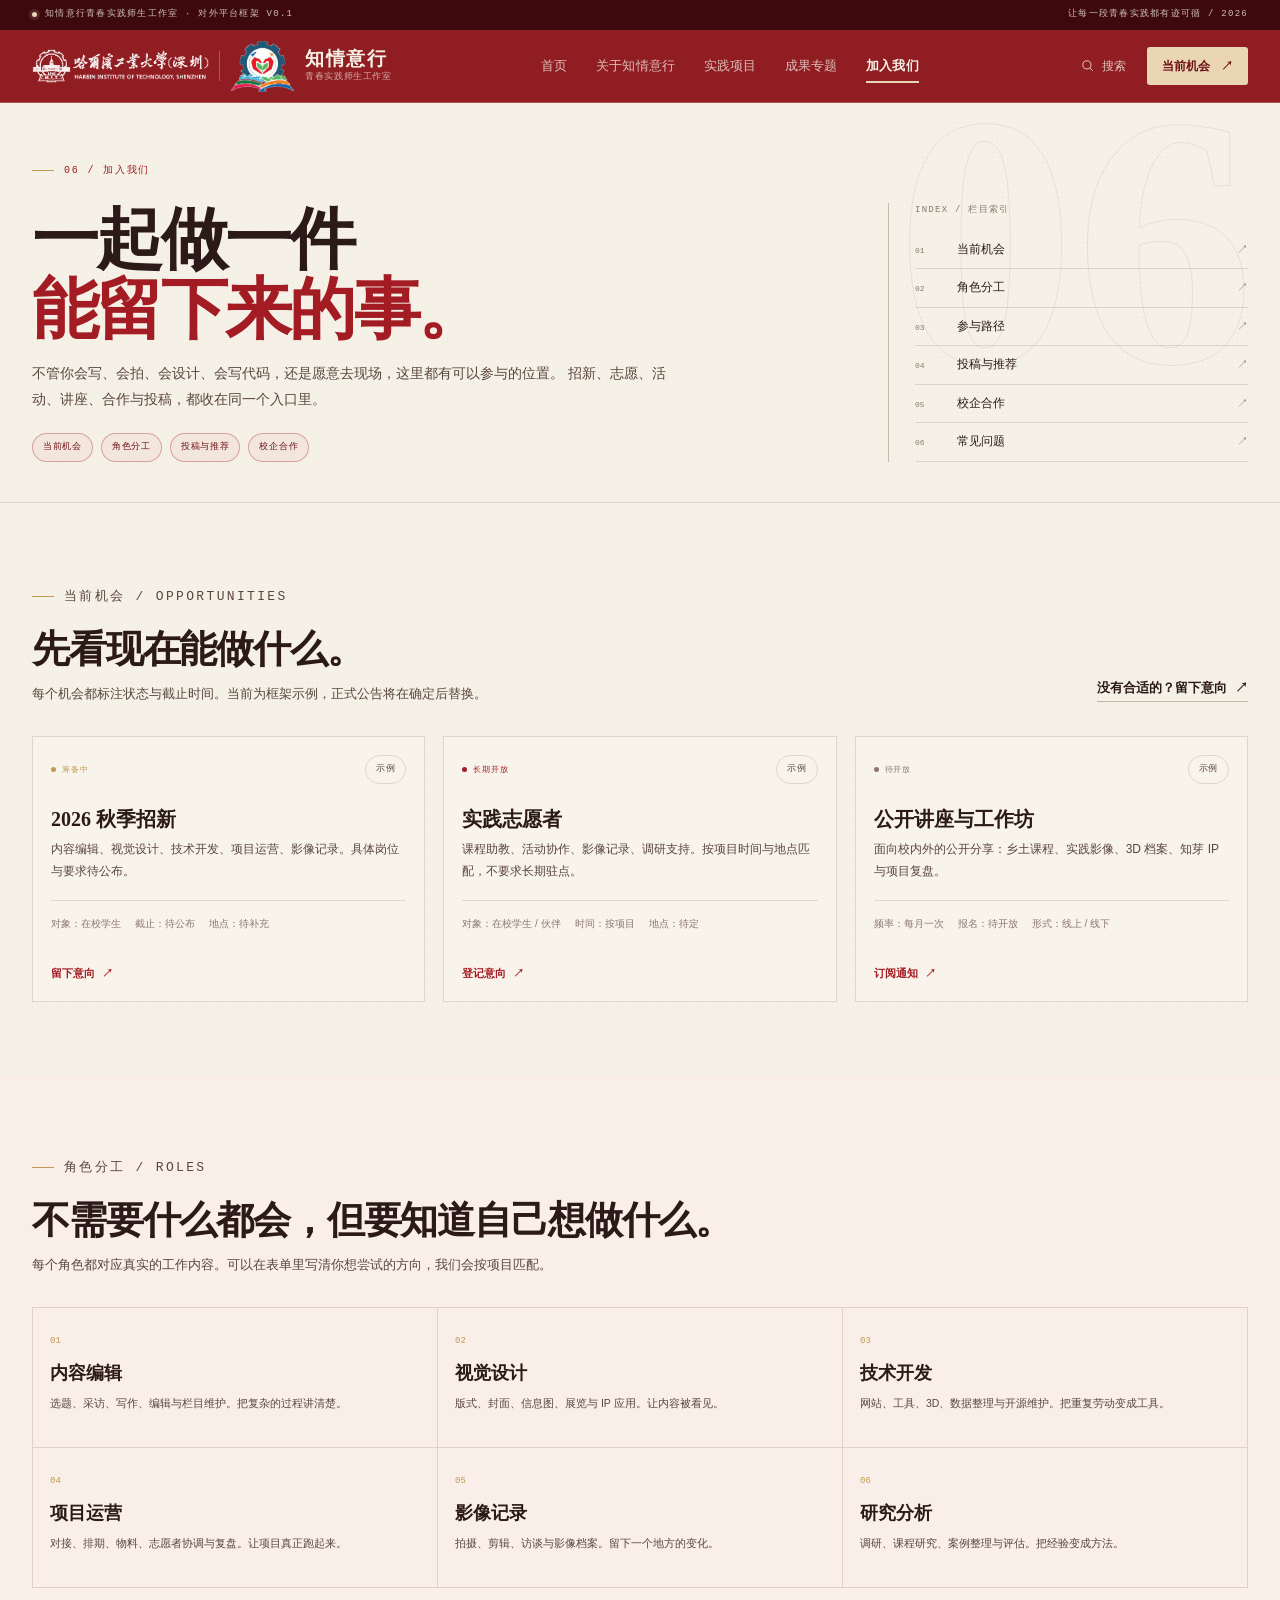
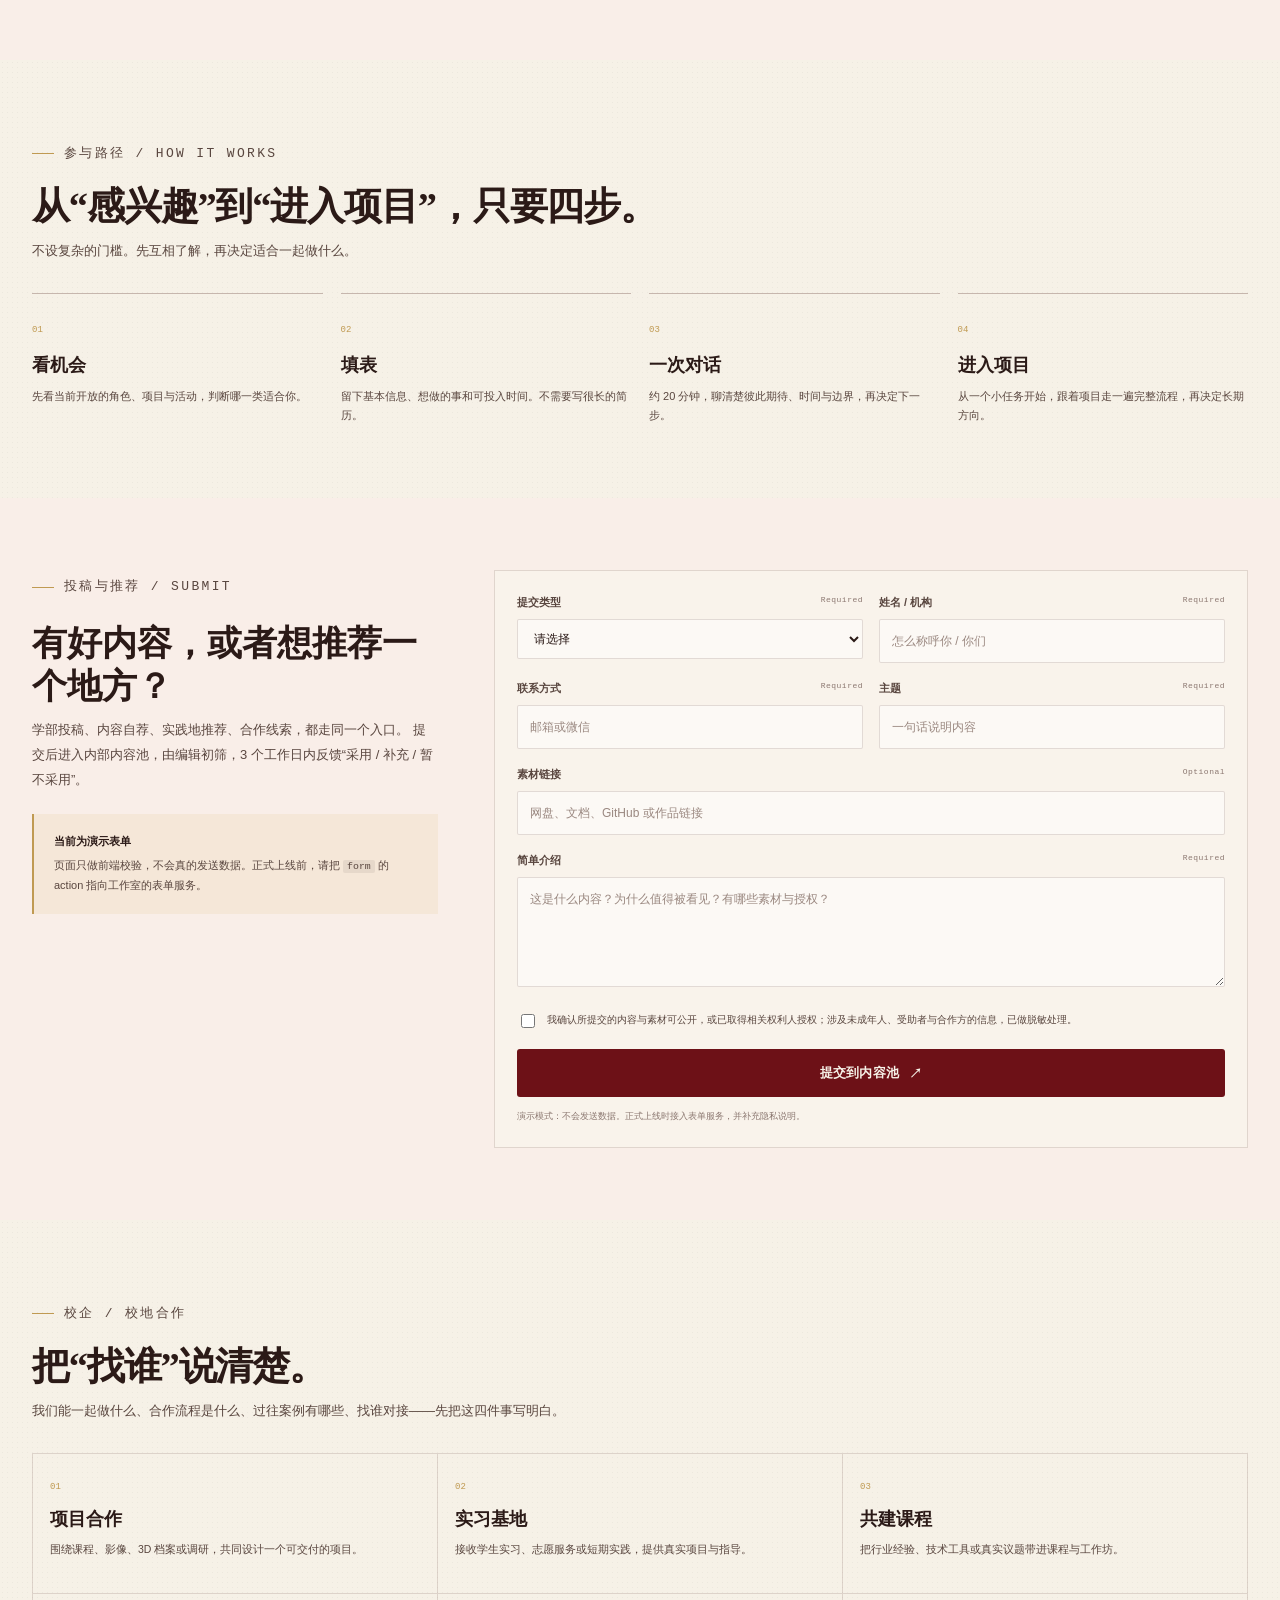
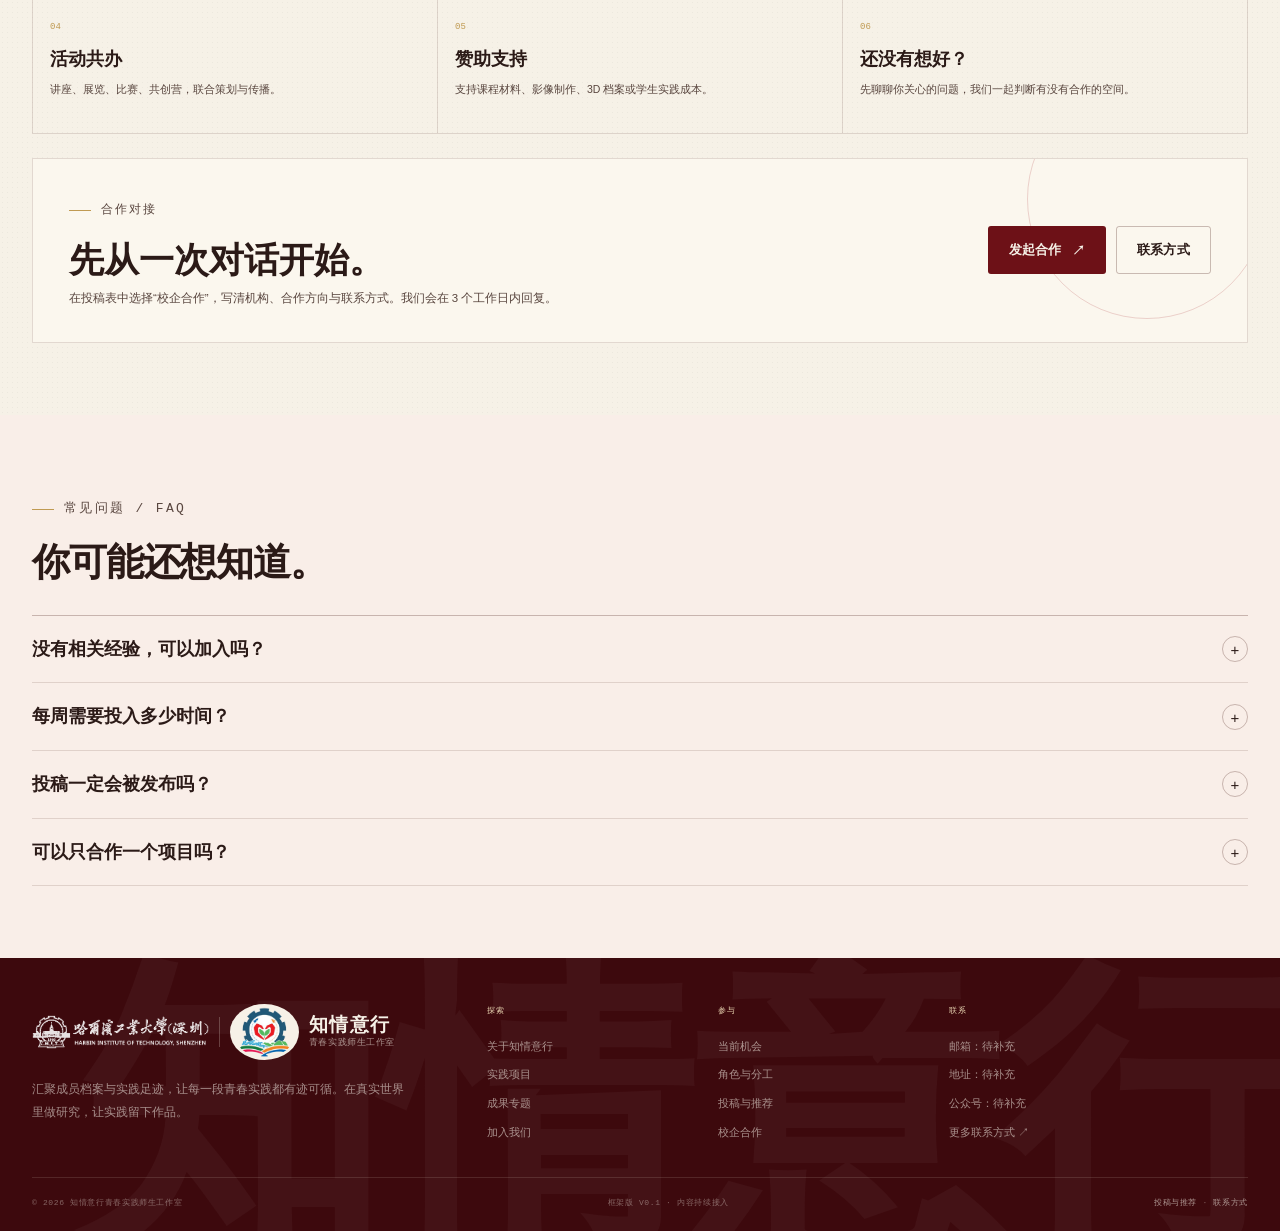
<file: join.html>
<!doctype html>
<html lang="zh-CN">
<head>
  <meta charset="utf-8">
  <meta name="viewport" content="width=device-width, initial-scale=1">
  <title>加入我们 · 知情意行青春实践师生工作室</title>
  <meta name="description" content="加入知情意行青春实践师生工作室：招新、实践志愿、活动讲座、校企合作与投稿推荐。">
  <meta name="theme-color" content="#6d1117">
  <link rel="icon" href="assets/img/studio-favicon.png" type="image/png">
  <link rel="stylesheet" href="assets/css/style.css">
</head>
<body data-page="join">
  <a class="skip-link" href="#main">跳到主要内容</a>

  <div class="topline">
    <div class="container topline__inner">
      <span class="topline__status">知情意行青春实践师生工作室 · 对外平台框架 v0.1</span>
      <span>让每一段青春实践都有迹可循 / 2026</span>
    </div>
  </div>

  <header class="site-header">
    <div class="container header__inner">
      <a class="brand brand--lockup" href="index.html" aria-label="哈尔滨工业大学（深圳）知情意行青春实践师生工作室">
        <img class="brand__hitsz" src="assets/img/hitsz-logo-transparent.png" alt="" width="464" height="89">
        <img class="brand__hitsz brand__hitsz--mobile" src="assets/img/hitsz-mark.png" alt="" width="106" height="93">
        <span class="brand__divider" aria-hidden="true"></span>
        <img class="brand__mark brand__mark--studio" src="assets/img/studio-mark-transparent.png" alt="" width="698" height="557">
        <span class="brand__text">
          <span class="brand__inst">哈尔滨工业大学（深圳）</span>
          <span class="brand__name">知情意行</span>
          <span class="brand__en">青春实践师生工作室</span>
        </span>
      </a>
      <nav class="site-nav" aria-label="主导航">
        <a href="index.html" data-nav="home">首页</a>
        <a href="about.html" data-nav="about">关于知情意行</a>
        <a href="practice.html" data-nav="practice">实践项目</a>
        <a href="outcomes.html" data-nav="outcomes">成果专题</a>
        <a href="join.html" data-nav="join">加入我们</a>
      </nav>
      <div class="header-actions">
        <button class="icon-btn" type="button" data-search-open aria-label="搜索站内内容">
          <svg viewBox="0 0 24 24" fill="none" stroke="currentColor" stroke-width="1.6" aria-hidden="true">
            <circle cx="11" cy="11" r="6.5"></circle>
            <path d="m16 16 4.5 4.5"></path>
          </svg>
          <span>搜索</span>
        </button>
        <a class="btn btn--solid btn--small" href="#opportunities">当前机会 <span class="arrow">↗</span></a>
        <button class="menu-toggle" type="button" data-menu-open aria-label="打开菜单" aria-expanded="false" aria-controls="mobile-panel">
          <span></span><span></span>
        </button>
      </div>
    </div>
  </header>

  <div class="mobile-panel" id="mobile-panel" data-mobile-panel aria-hidden="true">
    <div class="mobile-panel__top">
      <span class="mono">知情意行 / MENU</span>
      <button class="mobile-panel__close" type="button" data-menu-close aria-label="关闭菜单">×</button>
    </div>
    <nav class="mobile-nav" aria-label="移动端主导航">
      <a href="index.html" data-nav="home">首页 <span>01</span></a>
      <a href="about.html" data-nav="about">关于知情意行 <span>02</span></a>
      <a href="practice.html" data-nav="practice">实践项目 <span>03</span></a>
      <a href="outcomes.html" data-nav="outcomes">成果专题 <span>04</span></a>
      <a href="join.html" data-nav="join">加入我们 <span>05</span></a>
    </nav>
    <div class="mobile-panel__foot">
      <p>从问题到现场，再到作品。</p>
      <p>内容与案例持续接入中。</p>
    </div>
  </div>

  <div class="search-modal" data-search-modal hidden>
    <div class="search-box" role="dialog" aria-modal="true" aria-label="站内搜索">
      <div class="search-box__top">
        <p>Search / 站内搜索</p>
        <button class="search-close" type="button" data-search-close aria-label="关闭搜索">×</button>
      </div>
      <label class="sr-only" for="site-search">搜索站内内容</label>
      <input id="site-search" type="search" placeholder="搜索栏目、项目或专题…" autocomplete="off" data-search-input>
      <div class="search-results" data-search-results></div>
      <p class="form-note">按 Esc 关闭 · Ctrl / ⌘ + K 快速打开</p>
    </div>
  </div>

  <main id="main">
    <section class="page-hero">
      <span class="page-hero__ghost" aria-hidden="true">06</span>
      <div class="container page-hero__grid">
        <div class="reveal">
          <p class="eyebrow">06 / 加入我们</p>
          <h1>一起做一件<br><em>能留下来的事。</em></h1>
          <p class="page-hero__lead">
            不管你会写、会拍、会设计、会写代码，还是愿意去现场，这里都有可以参与的位置。
            招新、志愿、活动、讲座、合作与投稿，都收在同一个入口里。
          </p>
          <div class="page-hero__note">
            <span class="tag tag--teal">当前机会</span>
            <span class="tag tag--teal">角色分工</span>
            <span class="tag tag--teal">投稿与推荐</span>
            <span class="tag tag--teal">校企合作</span>
          </div>
        </div>
        <aside class="page-hero__index reveal" data-delay="1" aria-label="栏目索引">
          <p>Index / 栏目索引</p>
          <a href="#opportunities"><span>01</span> 当前机会 <i>↗</i></a>
          <a href="#roles"><span>02</span> 角色分工 <i>↗</i></a>
          <a href="#path"><span>03</span> 参与路径 <i>↗</i></a>
          <a href="#submit"><span>04</span> 投稿与推荐 <i>↗</i></a>
          <a href="#cooperation"><span>05</span> 校企合作 <i>↗</i></a>
          <a href="#faq"><span>06</span> 常见问题 <i>↗</i></a>
        </aside>
      </div>
    </section>

    <section class="section" id="opportunities">
      <div class="container">
        <div class="section-head">
          <div class="section-head__main">
            <p class="eyebrow">当前机会 / Opportunities</p>
            <h2>先看现在能做什么。</h2>
            <p>每个机会都标注状态与截止时间。当前为框架示例，正式公告将在确定后替换。</p>
          </div>
          <a class="text-link section-head__link" href="join.html#submit">没有合适的？留下意向 <span class="arrow">↗</span></a>
        </div>

        <div class="opportunity-grid">
          <article class="opportunity-card reveal">
            <div class="opportunity-card__top">
              <span class="status status--soon">筹备中</span>
              <span class="tag">示例</span>
            </div>
            <h3>2026 秋季招新</h3>
            <p>内容编辑、视觉设计、技术开发、项目运营、影像记录。具体岗位与要求待公布。</p>
            <div class="opportunity-card__meta">
              <span>对象：在校学生</span>
              <span>截止：待公布</span>
              <span>地点：待补充</span>
            </div>
            <a class="entry-card__link opportunity-card__link" href="#submit">留下意向 <span class="arrow">↗</span></a>
          </article>

          <article class="opportunity-card reveal" data-delay="1">
            <div class="opportunity-card__top">
              <span class="status">长期开放</span>
              <span class="tag">示例</span>
            </div>
            <h3>实践志愿者</h3>
            <p>课程助教、活动协作、影像记录、调研支持。按项目时间与地点匹配，不要求长期驻点。</p>
            <div class="opportunity-card__meta">
              <span>对象：在校学生 / 伙伴</span>
              <span>时间：按项目</span>
              <span>地点：待定</span>
            </div>
            <a class="entry-card__link opportunity-card__link" href="#submit">登记意向 <span class="arrow">↗</span></a>
          </article>

          <article class="opportunity-card reveal" data-delay="2">
            <div class="opportunity-card__top">
              <span class="status status--closed">待开放</span>
              <span class="tag">示例</span>
            </div>
            <h3>公开讲座与工作坊</h3>
            <p>面向校内外的公开分享：乡土课程、实践影像、3D 档案、知芽 IP 与项目复盘。</p>
            <div class="opportunity-card__meta">
              <span>频率：每月一次</span>
              <span>报名：待开放</span>
              <span>形式：线上 / 线下</span>
            </div>
            <a class="entry-card__link opportunity-card__link" href="#submit">订阅通知 <span class="arrow">↗</span></a>
          </article>
        </div>
      </div>
    </section>

    <section class="section section--mint" id="roles">
      <div class="container">
        <div class="section-head">
          <div class="section-head__main">
            <p class="eyebrow">角色分工 / Roles</p>
            <h2>不需要什么都会，但要知道自己想做什么。</h2>
            <p>每个角色都对应真实的工作内容。可以在表单里写清你想尝试的方向，我们会按项目匹配。</p>
          </div>
        </div>
        <div class="roles-grid">
          <div class="role-card reveal">
            <span>01</span>
            <h3>内容编辑</h3>
            <p>选题、采访、写作、编辑与栏目维护。把复杂的过程讲清楚。</p>
          </div>
          <div class="role-card reveal" data-delay="1">
            <span>02</span>
            <h3>视觉设计</h3>
            <p>版式、封面、信息图、展览与 IP 应用。让内容被看见。</p>
          </div>
          <div class="role-card reveal" data-delay="2">
            <span>03</span>
            <h3>技术开发</h3>
            <p>网站、工具、3D、数据整理与开源维护。把重复劳动变成工具。</p>
          </div>
          <div class="role-card reveal">
            <span>04</span>
            <h3>项目运营</h3>
            <p>对接、排期、物料、志愿者协调与复盘。让项目真正跑起来。</p>
          </div>
          <div class="role-card reveal" data-delay="1">
            <span>05</span>
            <h3>影像记录</h3>
            <p>拍摄、剪辑、访谈与影像档案。留下一个地方的变化。</p>
          </div>
          <div class="role-card reveal" data-delay="2">
            <span>06</span>
            <h3>研究分析</h3>
            <p>调研、课程研究、案例整理与评估。把经验变成方法。</p>
          </div>
        </div>
      </div>
    </section>

    <section class="section" id="path">
      <div class="container">
        <div class="section-head">
          <div class="section-head__main">
            <p class="eyebrow">参与路径 / How it works</p>
            <h2>从“感兴趣”到“进入项目”，只要四步。</h2>
            <p>不设复杂的门槛。先互相了解，再决定适合一起做什么。</p>
          </div>
        </div>
        <div class="path-grid">
          <div class="path-step reveal">
            <span>01</span>
            <h3>看机会</h3>
            <p>先看当前开放的角色、项目与活动，判断哪一类适合你。</p>
          </div>
          <div class="path-step reveal" data-delay="1">
            <span>02</span>
            <h3>填表</h3>
            <p>留下基本信息、想做的事和可投入时间。不需要写很长的简历。</p>
          </div>
          <div class="path-step reveal" data-delay="2">
            <span>03</span>
            <h3>一次对话</h3>
            <p>约 20 分钟，聊清楚彼此期待、时间与边界，再决定下一步。</p>
          </div>
          <div class="path-step reveal" data-delay="3">
            <span>04</span>
            <h3>进入项目</h3>
            <p>从一个小任务开始，跟着项目走一遍完整流程，再决定长期方向。</p>
          </div>
        </div>
      </div>
    </section>

    <section class="section section--mint" id="submit">
      <div class="container form-shell">
        <div class="form-intro reveal">
          <p class="eyebrow">投稿与推荐 / Submit</p>
          <h2>有好内容，或者想推荐一个地方？</h2>
          <p>
            学部投稿、内容自荐、实践地推荐、合作线索，都走同一个入口。
            提交后进入内部内容池，由编辑初筛，3 个工作日内反馈“采用 / 补充 / 暂不采用”。
          </p>
          <div class="detail-note">
            <strong>当前为演示表单</strong>
            页面只做前端校验，不会真的发送数据。正式上线前，请把 <code>form</code> 的 action 指向工作室的表单服务。
          </div>
        </div>

        <form class="form reveal" data-delay="1" data-demo-form>
          <div class="form-result" data-form-result role="status" aria-live="polite"></div>

          <div class="form-row">
            <div class="field">
              <label for="submit-type">提交类型 <span>Required</span></label>
              <select id="submit-type" name="type" required>
                <option value="">请选择</option>
                <option value="学部投稿">学部投稿</option>
                <option value="内容自荐">内容自荐</option>
                <option value="实践地推荐">实践地推荐</option>
                <option value="专题线索">专题线索</option>
                <option value="校企合作">校企合作</option>
                <option value="其他">其他</option>
              </select>
            </div>
            <div class="field">
              <label for="submit-name">姓名 / 机构 <span>Required</span></label>
              <input id="submit-name" name="name" type="text" placeholder="怎么称呼你 / 你们" required>
            </div>
          </div>

          <div class="form-row">
            <div class="field">
              <label for="submit-contact">联系方式 <span>Required</span></label>
              <input id="submit-contact" name="contact" type="text" placeholder="邮箱或微信" required>
            </div>
            <div class="field">
              <label for="submit-topic">主题 <span>Required</span></label>
              <input id="submit-topic" name="topic" type="text" placeholder="一句话说明内容" required>
            </div>
          </div>

          <div class="field">
            <label for="submit-link">素材链接 <span>Optional</span></label>
            <input id="submit-link" name="link" type="url" placeholder="网盘、文档、GitHub 或作品链接">
          </div>

          <div class="field">
            <label for="submit-message">简单介绍 <span>Required</span></label>
            <textarea id="submit-message" name="message" placeholder="这是什么内容？为什么值得被看见？有哪些素材与授权？" required></textarea>
          </div>

          <label class="checkbox">
            <input type="checkbox" name="permission" required>
            <span>我确认所提交的内容与素材可公开，或已取得相关权利人授权；涉及未成年人、受助者与合作方的信息，已做脱敏处理。</span>
          </label>

          <button class="btn btn--solid btn--block" type="submit">提交到内容池 <span class="arrow">↗</span></button>
          <p class="form-note">演示模式：不会发送数据。正式上线时接入表单服务，并补充隐私说明。</p>
        </form>
      </div>
    </section>

    <section class="section" id="cooperation">
      <div class="container">
        <div class="section-head">
          <div class="section-head__main">
            <p class="eyebrow">校企 / 校地合作</p>
            <h2>把“找谁”说清楚。</h2>
            <p>我们能一起做什么、合作流程是什么、过往案例有哪些、找谁对接——先把这四件事写明白。</p>
          </div>
        </div>
        <div class="roles-grid">
          <div class="role-card reveal">
            <span>01</span>
            <h3>项目合作</h3>
            <p>围绕课程、影像、3D 档案或调研，共同设计一个可交付的项目。</p>
          </div>
          <div class="role-card reveal" data-delay="1">
            <span>02</span>
            <h3>实习基地</h3>
            <p>接收学生实习、志愿服务或短期实践，提供真实项目与指导。</p>
          </div>
          <div class="role-card reveal" data-delay="2">
            <span>03</span>
            <h3>共建课程</h3>
            <p>把行业经验、技术工具或真实议题带进课程与工作坊。</p>
          </div>
          <div class="role-card reveal">
            <span>04</span>
            <h3>活动共办</h3>
            <p>讲座、展览、比赛、共创营，联合策划与传播。</p>
          </div>
          <div class="role-card reveal" data-delay="1">
            <span>05</span>
            <h3>赞助支持</h3>
            <p>支持课程材料、影像制作、3D 档案或学生实践成本。</p>
          </div>
          <div class="role-card reveal" data-delay="2">
            <span>06</span>
            <h3>还没有想好？</h3>
            <p>先聊聊你关心的问题，我们一起判断有没有合作的空间。</p>
          </div>
        </div>
        <div class="cta-panel reveal" style="margin-top: 24px;">
          <div>
            <p class="eyebrow">合作对接</p>
            <h2>先从一次对话开始。</h2>
            <p>在投稿表中选择“校企合作”，写清机构、合作方向与联系方式。我们会在 3 个工作日内回复。</p>
          </div>
          <div class="cta-panel__actions">
            <a class="btn btn--solid" href="#submit">发起合作 <span class="arrow">↗</span></a>
            <a class="btn btn--ghost" href="join.html#cooperation">联系方式</a>
          </div>
        </div>
      </div>
    </section>

    <section class="section section--mint" id="faq">
      <div class="container">
        <div class="section-head">
          <div class="section-head__main">
            <p class="eyebrow">常见问题 / FAQ</p>
            <h2>你可能还想知道。</h2>
          </div>
        </div>
        <div class="accordion">
          <div class="accordion__item">
            <button class="accordion__trigger" type="button" aria-expanded="false">
              <span>没有相关经验，可以加入吗？</span>
              <span class="accordion__icon" aria-hidden="true">+</span>
            </button>
            <div class="accordion__panel">可以。我们更看重你是否愿意进入现场、把事情做完。可以从一个小任务开始，在项目里学。</div>
          </div>
          <div class="accordion__item">
            <button class="accordion__trigger" type="button" aria-expanded="false">
              <span>每周需要投入多少时间？</span>
              <span class="accordion__icon" aria-hidden="true">+</span>
            </button>
            <div class="accordion__panel">按项目与角色不同。内容与设计类通常每周 3—6 小时；实践期会集中一些。填表时写清可投入时间，我们会据此匹配。</div>
          </div>
          <div class="accordion__item">
            <button class="accordion__trigger" type="button" aria-expanded="false">
              <span>投稿一定会被发布吗？</span>
              <span class="accordion__icon" aria-hidden="true">+</span>
            </button>
            <div class="accordion__panel">不一定。所有投稿先进入内部内容池，经过相关性、真实性、授权与完成度评估。即使暂不发布，也会给出反馈。</div>
          </div>
          <div class="accordion__item">
            <button class="accordion__trigger" type="button" aria-expanded="false">
              <span>可以只合作一个项目吗？</span>
              <span class="accordion__icon" aria-hidden="true">+</span>
            </button>
            <div class="accordion__panel">可以。合作可以从一次讲座、一个课程模块或一组影像开始。先明确边界与交付，再决定是否长期。</div>
          </div>
        </div>
      </div>
    </section>
  </main>

  <footer class="site-footer">
    <div class="container">
      <div class="footer__grid">
        <div class="footer__brand">
          <a class="brand brand--lockup" href="index.html" aria-label="哈尔滨工业大学（深圳）知情意行青春实践师生工作室">
        <img class="brand__hitsz" src="assets/img/hitsz-logo-transparent.png" alt="" width="464" height="89">
        <img class="brand__hitsz brand__hitsz--mobile" src="assets/img/hitsz-mark.png" alt="" width="106" height="93">
        <span class="brand__divider" aria-hidden="true"></span>
        <img class="brand__mark brand__mark--studio" src="assets/img/studio-mark-transparent.png" alt="" width="698" height="557">
        <span class="brand__text">
          <span class="brand__inst">哈尔滨工业大学（深圳）</span>
          <span class="brand__name">知情意行</span>
          <span class="brand__en">青春实践师生工作室</span>
        </span>
      </a>
          <p>汇聚成员档案与实践足迹，让每一段青春实践都有迹可循。在真实世界里做研究，让实践留下作品。</p>
        </div>
        <div class="footer__col">
          <h3>探索</h3>
          <a href="about.html">关于知情意行</a>
          <a href="practice.html">实践项目</a>
          <a href="outcomes.html">成果专题</a>
          <a href="join.html">加入我们</a>
        </div>
        <div class="footer__col">
          <h3>参与</h3>
          <a href="join.html#opportunities">当前机会</a>
          <a href="join.html#roles">角色与分工</a>
          <a href="join.html#submit">投稿与推荐</a>
          <a href="join.html#cooperation">校企合作</a>
        </div>
        <div class="footer__col">
          <h3>联系</h3>
          <p>邮箱：待补充</p>
          <p>地址：待补充</p>
          <p>公众号：待补充</p>
          <a href="join.html#cooperation">更多联系方式 <span class="arrow">↗</span></a>
        </div>
      </div>
      <div class="footer__bottom">
        <span>© <span data-year>2026</span> 知情意行青春实践师生工作室</span>
        <span>框架版 v0.1 · 内容持续接入</span>
        <span><a href="join.html#submit">投稿与推荐</a> · <a href="join.html#cooperation">联系方式</a></span>
      </div>
    </div>
  </footer>

  <script src="assets/js/site.js"></script>
</body>
</html>
</file>
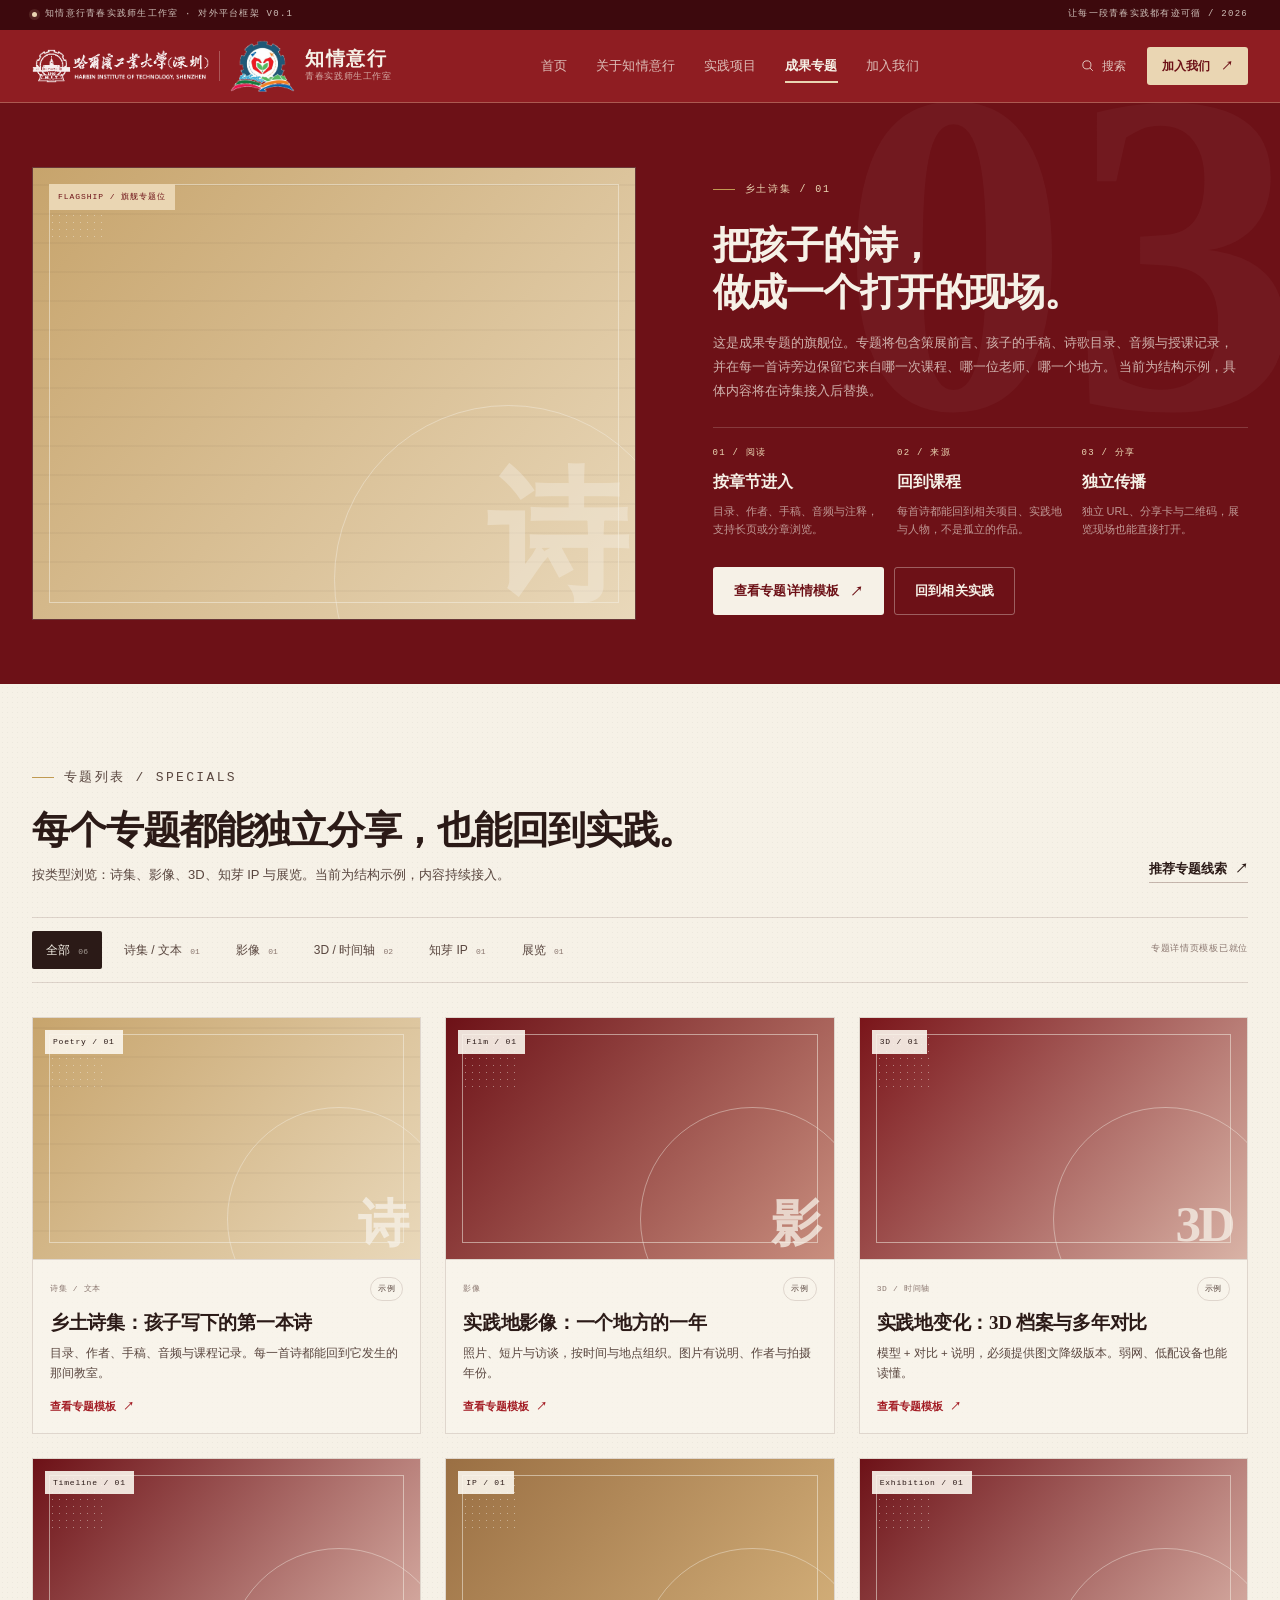
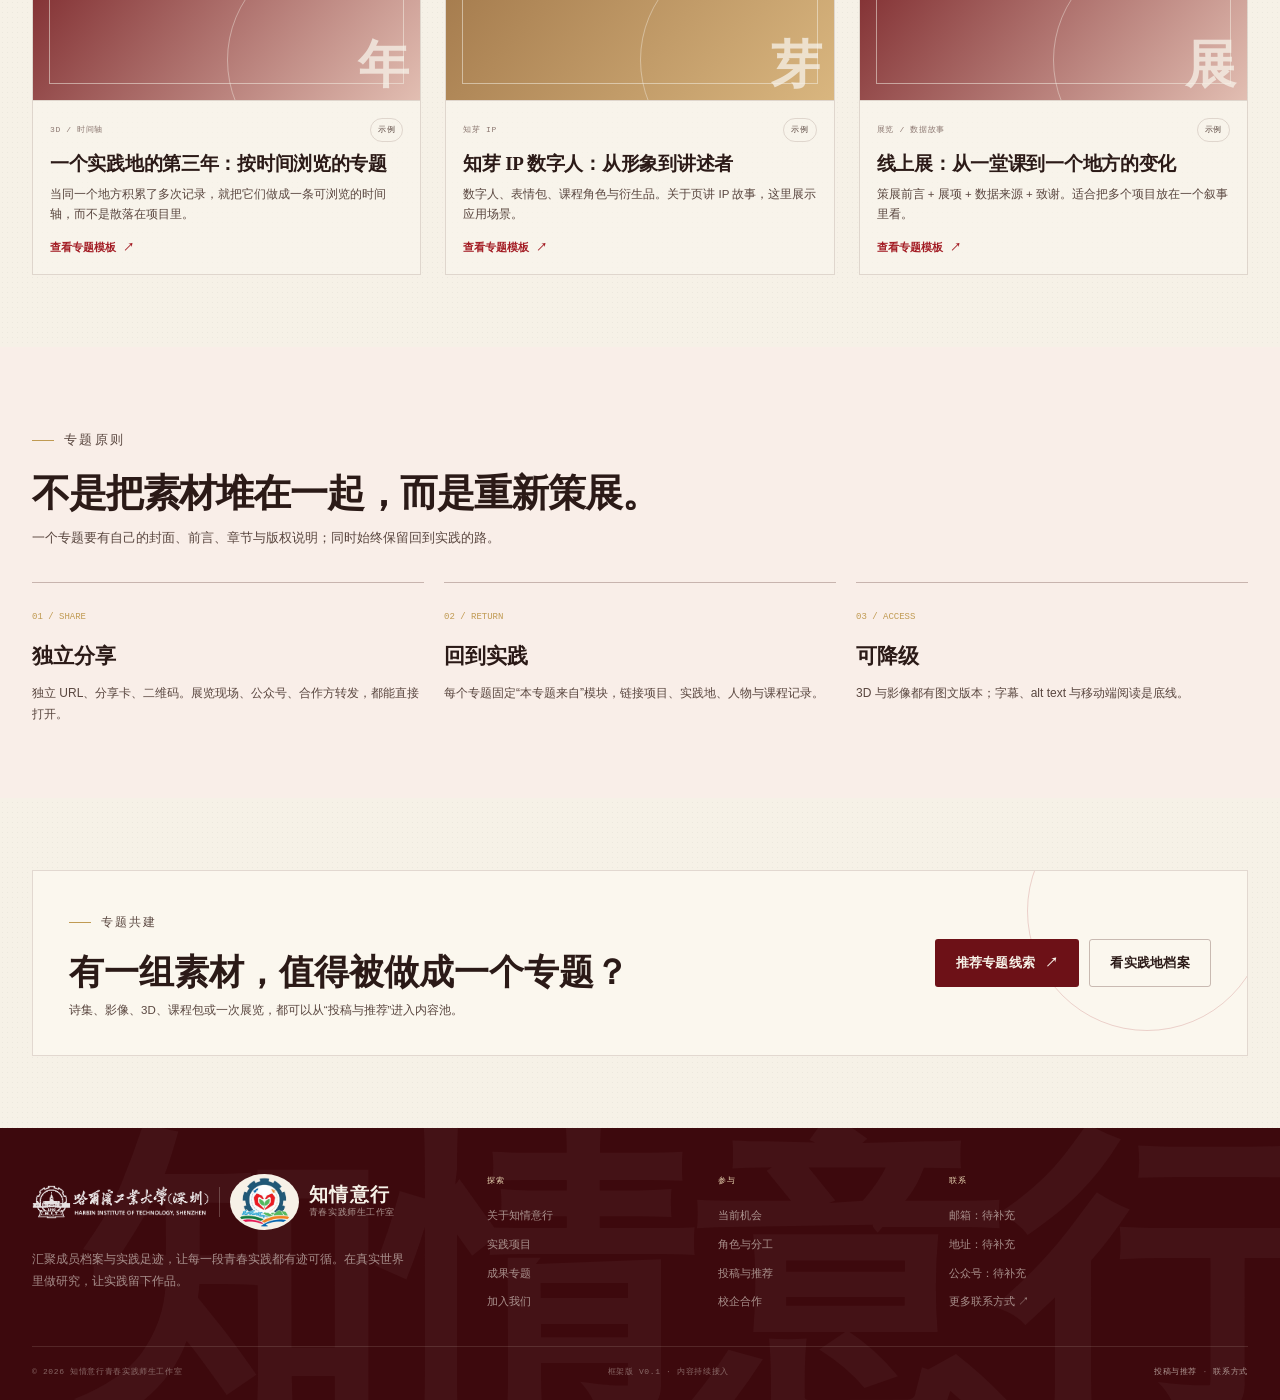
<file: outcomes.html>
<!doctype html>
<html lang="zh-CN">
<head>
  <meta charset="utf-8">
  <meta name="viewport" content="width=device-width, initial-scale=1">
  <title>成果专题 · 知情意行青春实践师生工作室</title>
  <meta name="description" content="知情意行青春实践师生工作室成果专题：乡土诗集、实践地影像、3D 与时间轴、知芽 IP 应用。">
  <meta name="theme-color" content="#6d1117">
  <link rel="icon" href="assets/img/studio-favicon.png" type="image/png">
  <link rel="stylesheet" href="assets/css/style.css">
</head>
<body data-page="outcomes">
  <a class="skip-link" href="#main">跳到主要内容</a>

  <div class="topline">
    <div class="container topline__inner">
      <span class="topline__status">知情意行青春实践师生工作室 · 对外平台框架 v0.1</span>
      <span>让每一段青春实践都有迹可循 / 2026</span>
    </div>
  </div>

  <header class="site-header">
    <div class="container header__inner">
      <a class="brand brand--lockup" href="index.html" aria-label="哈尔滨工业大学（深圳）知情意行青春实践师生工作室">
        <img class="brand__hitsz" src="assets/img/hitsz-logo-transparent.png" alt="" width="464" height="89">
        <img class="brand__hitsz brand__hitsz--mobile" src="assets/img/hitsz-mark.png" alt="" width="106" height="93">
        <span class="brand__divider" aria-hidden="true"></span>
        <img class="brand__mark brand__mark--studio" src="assets/img/studio-mark-transparent.png" alt="" width="698" height="557">
        <span class="brand__text">
          <span class="brand__inst">哈尔滨工业大学（深圳）</span>
          <span class="brand__name">知情意行</span>
          <span class="brand__en">青春实践师生工作室</span>
        </span>
      </a>
      <nav class="site-nav" aria-label="主导航">
        <a href="index.html" data-nav="home">首页</a>
        <a href="about.html" data-nav="about">关于知情意行</a>
        <a href="practice.html" data-nav="practice">实践项目</a>
        <a href="outcomes.html" data-nav="outcomes">成果专题</a>
        <a href="join.html" data-nav="join">加入我们</a>
      </nav>
      <div class="header-actions">
        <button class="icon-btn" type="button" data-search-open aria-label="搜索站内内容">
          <svg viewBox="0 0 24 24" fill="none" stroke="currentColor" stroke-width="1.6" aria-hidden="true">
            <circle cx="11" cy="11" r="6.5"></circle>
            <path d="m16 16 4.5 4.5"></path>
          </svg>
          <span>搜索</span>
        </button>
        <a class="btn btn--solid btn--small" href="join.html">加入我们 <span class="arrow">↗</span></a>
        <button class="menu-toggle" type="button" data-menu-open aria-label="打开菜单" aria-expanded="false" aria-controls="mobile-panel">
          <span></span><span></span>
        </button>
      </div>
    </div>
  </header>

  <div class="mobile-panel" id="mobile-panel" data-mobile-panel aria-hidden="true">
    <div class="mobile-panel__top">
      <span class="mono">知情意行 / MENU</span>
      <button class="mobile-panel__close" type="button" data-menu-close aria-label="关闭菜单">×</button>
    </div>
    <nav class="mobile-nav" aria-label="移动端主导航">
      <a href="index.html" data-nav="home">首页 <span>01</span></a>
      <a href="about.html" data-nav="about">关于知情意行 <span>02</span></a>
      <a href="practice.html" data-nav="practice">实践项目 <span>03</span></a>
      <a href="outcomes.html" data-nav="outcomes">成果专题 <span>04</span></a>
      <a href="join.html" data-nav="join">加入我们 <span>05</span></a>
    </nav>
    <div class="mobile-panel__foot">
      <p>从问题到现场，再到作品。</p>
      <p>内容与案例持续接入中。</p>
    </div>
  </div>

  <div class="search-modal" data-search-modal hidden>
    <div class="search-box" role="dialog" aria-modal="true" aria-label="站内搜索">
      <div class="search-box__top">
        <p>Search / 站内搜索</p>
        <button class="search-close" type="button" data-search-close aria-label="关闭搜索">×</button>
      </div>
      <label class="sr-only" for="site-search">搜索站内内容</label>
      <input id="site-search" type="search" placeholder="搜索栏目、项目或专题…" autocomplete="off" data-search-input>
      <div class="search-results" data-search-results></div>
      <p class="form-note">按 Esc 关闭 · Ctrl / ⌘ + K 快速打开</p>
    </div>
  </div>

  <main id="main">
    <h1 class="sr-only">成果专题</h1>
    

    <section class="featured" id="poetry">
      <div class="container">
        <div class="featured__grid">
          <div class="featured__visual reveal">
            <span class="featured__visual-label">Flagship / 旗舰专题位</span>
            <div class="visual visual--poem" style="height: 100%;">
              <span class="visual__grid"></span>
              <span class="visual__word">诗</span>
            </div>
          </div>
          <div class="featured__copy reveal" data-delay="1">
            <p class="eyebrow eyebrow--light">乡土诗集 / 01</p>
            <h2>把孩子的诗，<br>做成一个打开的现场。</h2>
            <p class="featured__lead">
              这是成果专题的旗舰位。专题将包含策展前言、孩子的手稿、诗歌目录、音频与授课记录，
              并在每一首诗旁边保留它来自哪一次课程、哪一位老师、哪一个地方。
              当前为结构示例，具体内容将在诗集接入后替换。
            </p>
            <div class="featured__steps">
              <div class="featured__step">
                <span>01 / 阅读</span>
                <h3>按章节进入</h3>
                <p>目录、作者、手稿、音频与注释，支持长页或分章浏览。</p>
              </div>
              <div class="featured__step">
                <span>02 / 来源</span>
                <h3>回到课程</h3>
                <p>每首诗都能回到相关项目、实践地与人物，不是孤立的作品。</p>
              </div>
              <div class="featured__step">
                <span>03 / 分享</span>
                <h3>独立传播</h3>
                <p>独立 URL、分享卡与二维码，展览现场也能直接打开。</p>
              </div>
            </div>
            <div class="featured__actions">
              <a class="btn btn--light" href="special-detail.html">查看专题详情模板 <span class="arrow">↗</span></a>
              <a class="btn btn--outline-light" href="practice.html#projects">回到相关实践</a>
            </div>
          </div>
        </div>
      </div>
    </section>

    <section class="section" id="specials">
      <div class="container">
        <div class="section-head">
          <div class="section-head__main">
            <p class="eyebrow">专题列表 / Specials</p>
            <h2>每个专题都能独立分享，也能回到实践。</h2>
            <p>按类型浏览：诗集、影像、3D、知芽 IP 与展览。当前为结构示例，内容持续接入。</p>
          </div>
          <a class="text-link section-head__link" href="join.html#submit">推荐专题线索 <span class="arrow">↗</span></a>
        </div>

        <div class="filter-bar" data-filter-group="#outcome-grid" data-default-filter="all">
          <button class="filter-btn is-active" type="button" data-filter="all" aria-pressed="true">全部 <span>06</span></button>
          <button class="filter-btn" type="button" data-filter="poem" aria-pressed="false">诗集 / 文本 <span>01</span></button>
          <button class="filter-btn" type="button" data-filter="film" aria-pressed="false">影像 <span>01</span></button>
          <button class="filter-btn" type="button" data-filter="3d" aria-pressed="false">3D / 时间轴 <span>02</span></button>
          <button class="filter-btn" type="button" data-filter="ip" aria-pressed="false">知芽 IP <span>01</span></button>
          <button class="filter-btn" type="button" data-filter="exhibition" aria-pressed="false">展览 <span>01</span></button>
          <span class="filter-note">专题详情页模板已就位</span>
        </div>

        <div class="entry-grid" id="outcome-grid">
          <article class="entry-card reveal" data-category="poem">
            <div class="entry-card__visual">
              <div class="visual visual--poem">
                <span class="visual__grid"></span>
                <span class="visual__word">诗</span>
                <span class="visual__label">Poetry / 01</span>
              </div>
            </div>
            <div class="entry-card__body">
              <div class="entry-card__meta"><span>诗集 / 文本</span><span class="tag">示例</span></div>
              <h3>乡土诗集：孩子写下的第一本诗</h3>
              <p>目录、作者、手稿、音频与课程记录。每一首诗都能回到它发生的那间教室。</p>
              <a class="entry-card__link" href="special-detail.html">查看专题模板 <span class="arrow">↗</span></a>
            </div>
          </article>

          <article class="entry-card reveal" data-delay="1" data-category="film">
            <div class="entry-card__visual">
              <div class="visual visual--film">
                <span class="visual__grid"></span>
                <span class="visual__word">影</span>
                <span class="visual__label">Film / 01</span>
              </div>
            </div>
            <div class="entry-card__body">
              <div class="entry-card__meta"><span>影像</span><span class="tag">示例</span></div>
              <h3>实践地影像：一个地方的一年</h3>
              <p>照片、短片与访谈，按时间与地点组织。图片有说明、作者与拍摄年份。</p>
              <a class="entry-card__link" href="special-detail.html">查看专题模板 <span class="arrow">↗</span></a>
            </div>
          </article>

          <article class="entry-card reveal" data-delay="2" data-category="3d">
            <div class="entry-card__visual">
              <div class="visual visual--3d">
                <span class="visual__grid"></span>
                <span class="visual__word">3D</span>
                <span class="visual__label">3D / 01</span>
              </div>
            </div>
            <div class="entry-card__body">
              <div class="entry-card__meta"><span>3D / 时间轴</span><span class="tag">示例</span></div>
              <h3>实践地变化：3D 档案与多年对比</h3>
              <p>模型 + 对比 + 说明，必须提供图文降级版本。弱网、低配设备也能读懂。</p>
              <a class="entry-card__link" href="special-detail.html">查看专题模板 <span class="arrow">↗</span></a>
            </div>
          </article>

          <article class="entry-card reveal" data-delay="3" data-category="3d">
            <div class="entry-card__visual">
              <div class="visual visual--archive">
                <span class="visual__grid"></span>
                <span class="visual__word">年</span>
                <span class="visual__label">Timeline / 01</span>
              </div>
            </div>
            <div class="entry-card__body">
              <div class="entry-card__meta"><span>3D / 时间轴</span><span class="tag">示例</span></div>
              <h3>一个实践地的第三年：按时间浏览的专题</h3>
              <p>当同一个地方积累了多次记录，就把它们做成一条可浏览的时间轴，而不是散落在项目里。</p>
              <a class="entry-card__link" href="special-detail.html">查看专题模板 <span class="arrow">↗</span></a>
            </div>
          </article>

          <article class="entry-card reveal" data-category="ip">
            <div class="entry-card__visual">
              <div class="visual visual--ip">
                <span class="visual__grid"></span>
                <span class="visual__word">芽</span>
                <span class="visual__label">IP / 01</span>
              </div>
            </div>
            <div class="entry-card__body">
              <div class="entry-card__meta"><span>知芽 IP</span><span class="tag">示例</span></div>
              <h3>知芽 IP 数字人：从形象到讲述者</h3>
              <p>数字人、表情包、课程角色与衍生品。关于页讲 IP 故事，这里展示应用场景。</p>
              <a class="entry-card__link" href="special-detail.html">查看专题模板 <span class="arrow">↗</span></a>
            </div>
          </article>

          <article class="entry-card reveal" data-delay="1" data-category="exhibition">
            <div class="entry-card__visual">
              <div class="visual visual--archive">
                <span class="visual__grid"></span>
                <span class="visual__word">展</span>
                <span class="visual__label">Exhibition / 01</span>
              </div>
            </div>
            <div class="entry-card__body">
              <div class="entry-card__meta"><span>展览 / 数据故事</span><span class="tag">示例</span></div>
              <h3>线上展：从一堂课到一个地方的变化</h3>
              <p>策展前言 + 展项 + 数据来源 + 致谢。适合把多个项目放在一个叙事里看。</p>
              <a class="entry-card__link" href="special-detail.html">查看专题模板 <span class="arrow">↗</span></a>
            </div>
          </article>
        </div>
        <div class="filter-empty" data-filter-empty>这个分类还没有专题。可以先去“加入我们”推荐线索。</div>
      </div>
    </section>

    <section class="section section--mint">
      <div class="container">
        <div class="section-head">
          <div class="section-head__main">
            <p class="eyebrow">专题原则</p>
            <h2>不是把素材堆在一起，而是重新策展。</h2>
            <p>一个专题要有自己的封面、前言、章节与版权说明；同时始终保留回到实践的路。</p>
          </div>
        </div>
        <div class="principles">
          <div class="principle reveal">
            <span>01 / SHARE</span>
            <h3>独立分享</h3>
            <p>独立 URL、分享卡、二维码。展览现场、公众号、合作方转发，都能直接打开。</p>
          </div>
          <div class="principle reveal" data-delay="1">
            <span>02 / RETURN</span>
            <h3>回到实践</h3>
            <p>每个专题固定“本专题来自”模块，链接项目、实践地、人物与课程记录。</p>
          </div>
          <div class="principle reveal" data-delay="2">
            <span>03 / ACCESS</span>
            <h3>可降级</h3>
            <p>3D 与影像都有图文版本；字幕、alt text 与移动端阅读是底线。</p>
          </div>
        </div>
      </div>
    </section>

    <section class="section">
      <div class="container">
        <div class="cta-panel reveal">
          <div>
            <p class="eyebrow">专题共建</p>
            <h2>有一组素材，值得被做成一个专题？</h2>
            <p>诗集、影像、3D、课程包或一次展览，都可以从“投稿与推荐”进入内容池。</p>
          </div>
          <div class="cta-panel__actions">
            <a class="btn btn--solid" href="join.html#submit">推荐专题线索 <span class="arrow">↗</span></a>
            <a class="btn btn--ghost" href="practice.html#archive">看实践地档案</a>
          </div>
        </div>
      </div>
    </section>
  </main>

  <footer class="site-footer">
    <div class="container">
      <div class="footer__grid">
        <div class="footer__brand">
          <a class="brand brand--lockup" href="index.html" aria-label="哈尔滨工业大学（深圳）知情意行青春实践师生工作室">
        <img class="brand__hitsz" src="assets/img/hitsz-logo-transparent.png" alt="" width="464" height="89">
        <img class="brand__hitsz brand__hitsz--mobile" src="assets/img/hitsz-mark.png" alt="" width="106" height="93">
        <span class="brand__divider" aria-hidden="true"></span>
        <img class="brand__mark brand__mark--studio" src="assets/img/studio-mark-transparent.png" alt="" width="698" height="557">
        <span class="brand__text">
          <span class="brand__inst">哈尔滨工业大学（深圳）</span>
          <span class="brand__name">知情意行</span>
          <span class="brand__en">青春实践师生工作室</span>
        </span>
      </a>
          <p>汇聚成员档案与实践足迹，让每一段青春实践都有迹可循。在真实世界里做研究，让实践留下作品。</p>
        </div>
        <div class="footer__col">
          <h3>探索</h3>
          <a href="about.html">关于知情意行</a>
          <a href="practice.html">实践项目</a>
          <a href="outcomes.html">成果专题</a>
          <a href="join.html">加入我们</a>
        </div>
        <div class="footer__col">
          <h3>参与</h3>
          <a href="join.html#opportunities">当前机会</a>
          <a href="join.html#roles">角色与分工</a>
          <a href="join.html#submit">投稿与推荐</a>
          <a href="join.html#cooperation">校企合作</a>
        </div>
        <div class="footer__col">
          <h3>联系</h3>
          <p>邮箱：待补充</p>
          <p>地址：待补充</p>
          <p>公众号：待补充</p>
          <a href="join.html#cooperation">更多联系方式 <span class="arrow">↗</span></a>
        </div>
      </div>
      <div class="footer__bottom">
        <span>© <span data-year>2026</span> 知情意行青春实践师生工作室</span>
        <span>框架版 v0.1 · 内容持续接入</span>
        <span><a href="join.html#submit">投稿与推荐</a> · <a href="join.html#cooperation">联系方式</a></span>
      </div>
    </div>
  </footer>

  <script src="assets/js/site.js"></script>
</body>
</html>
</file>
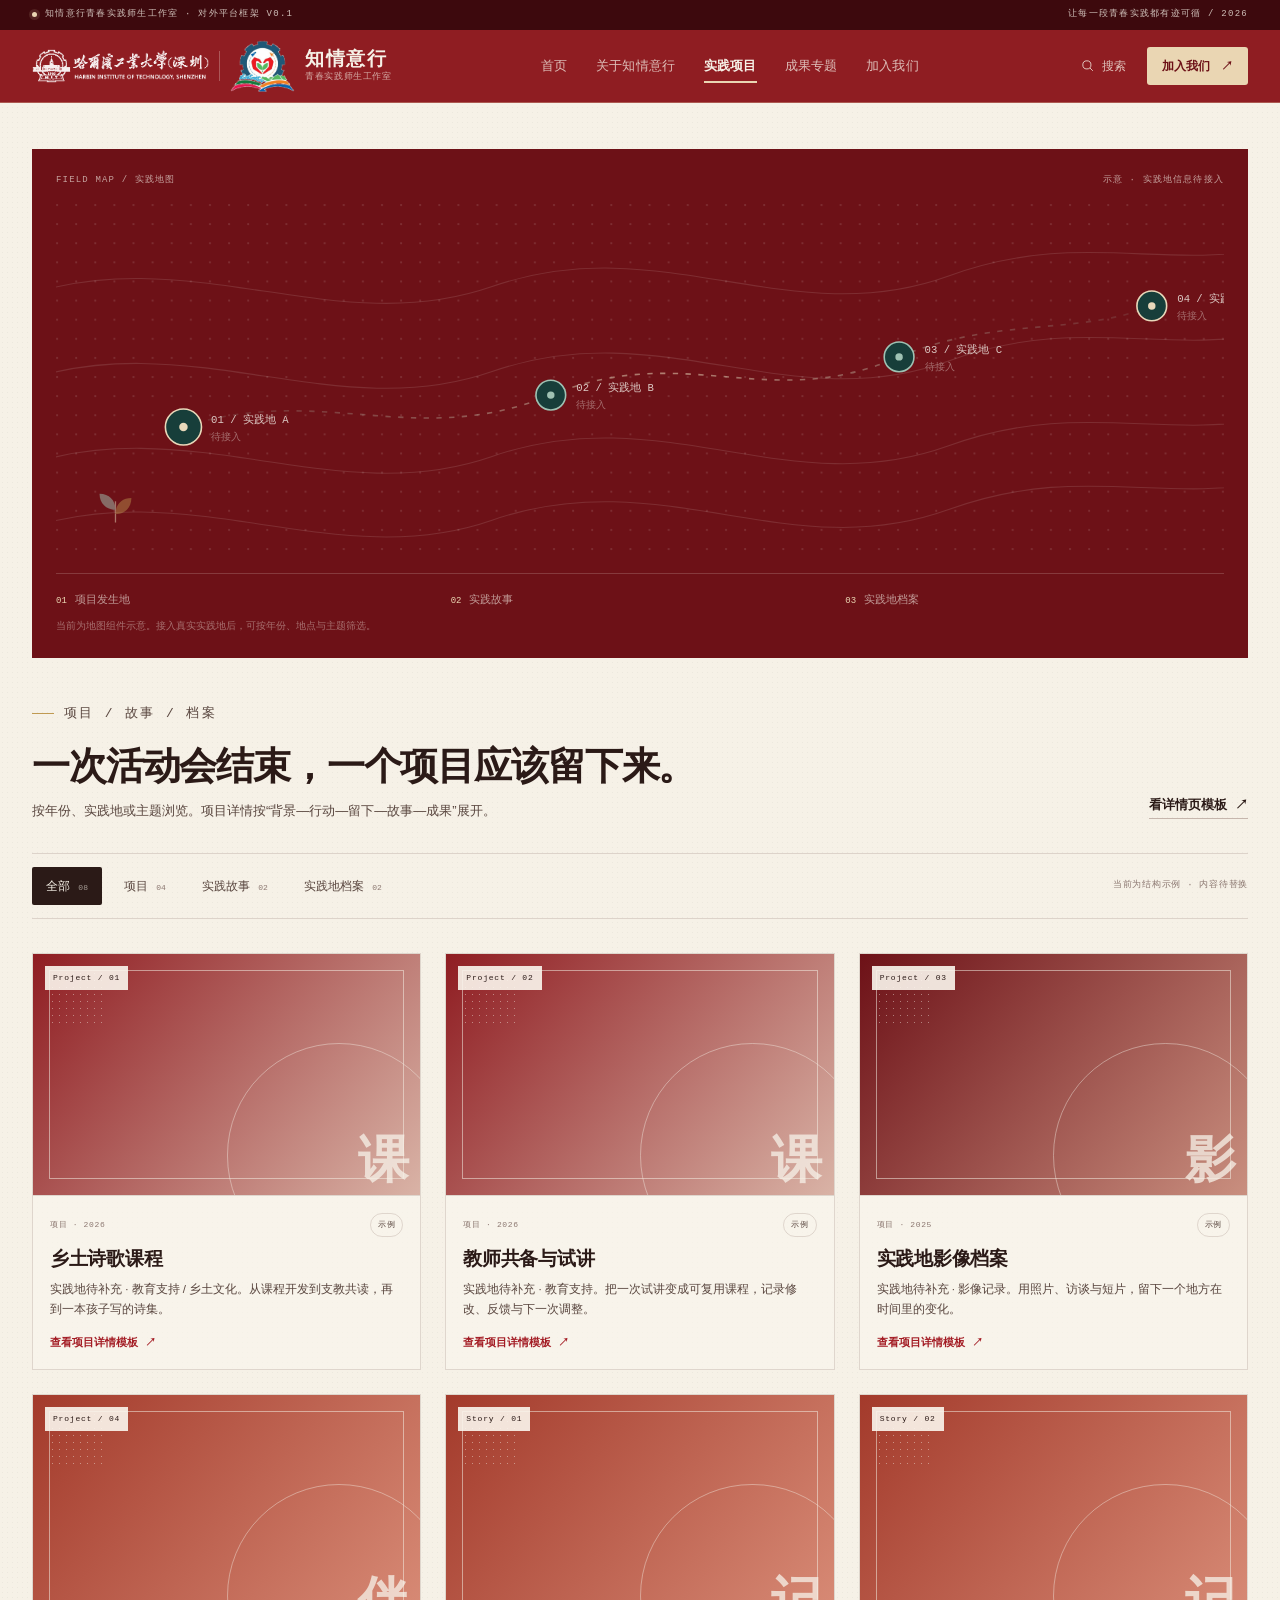
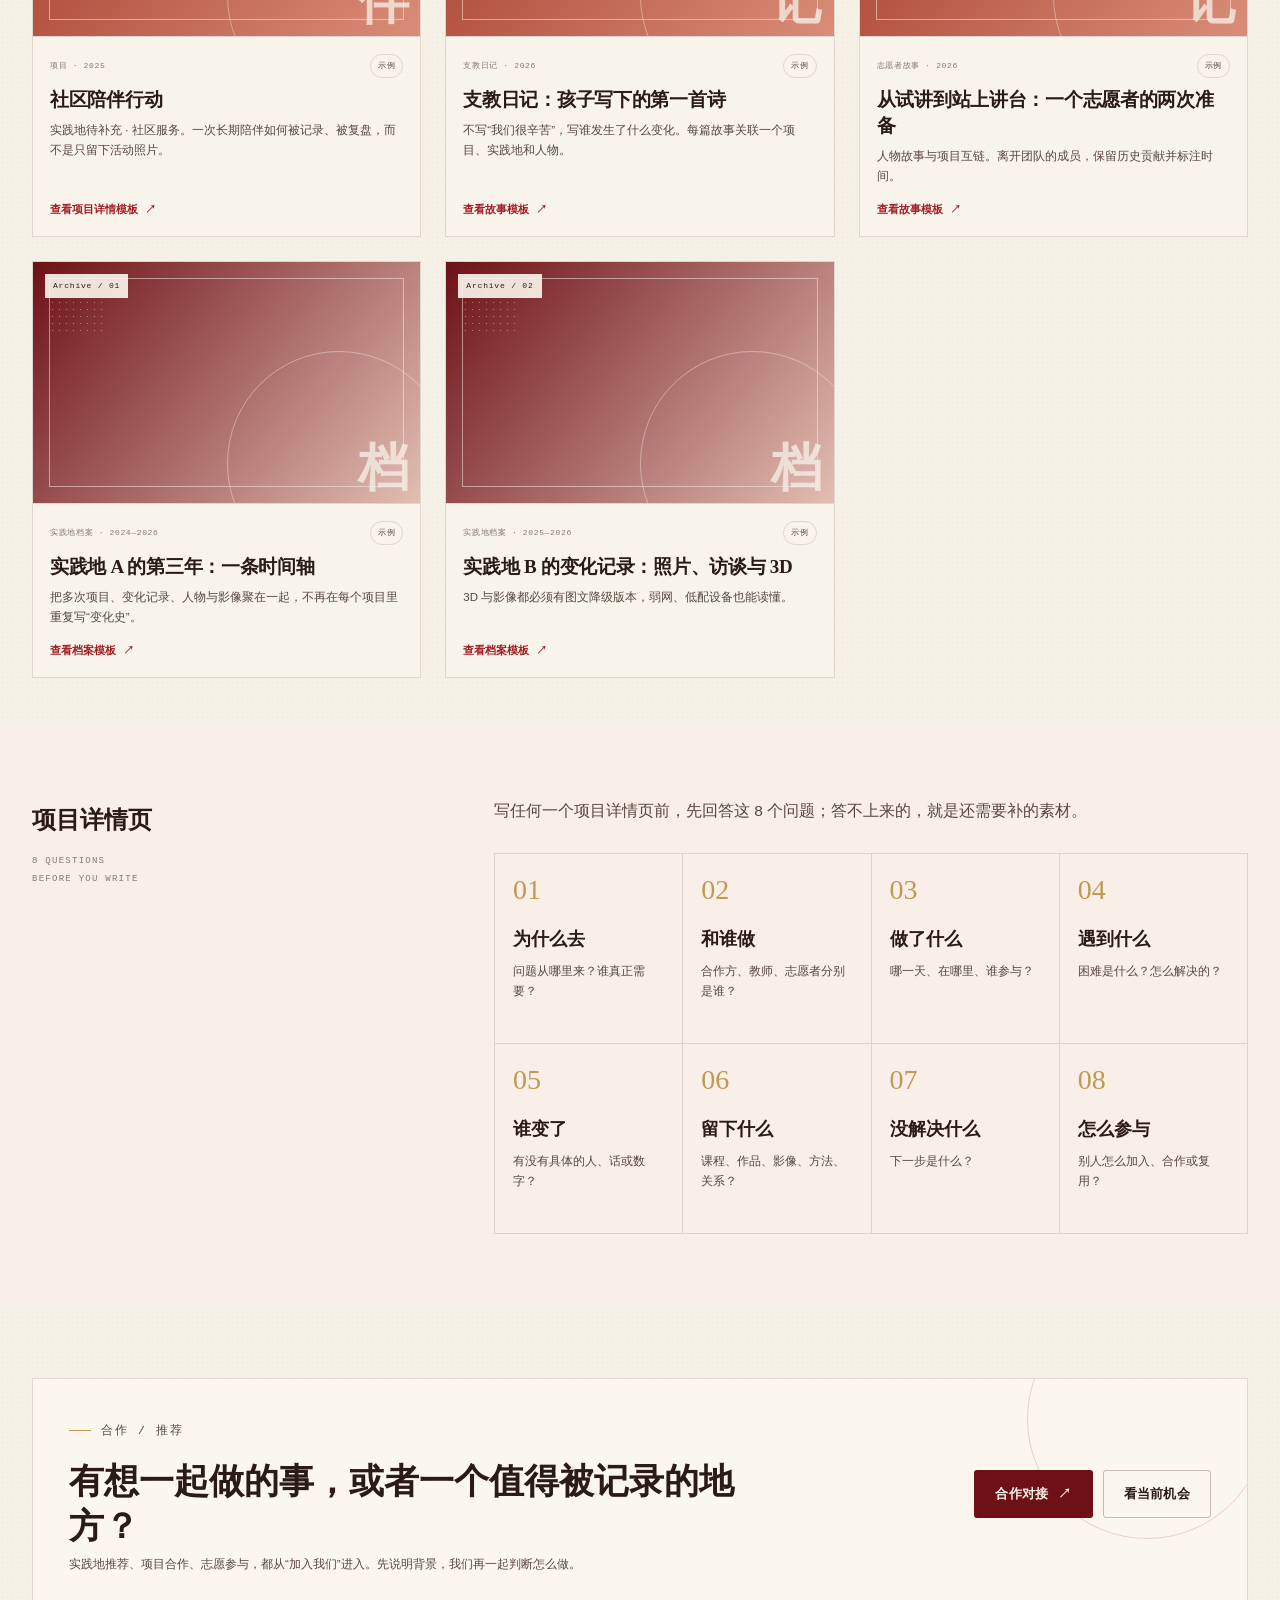
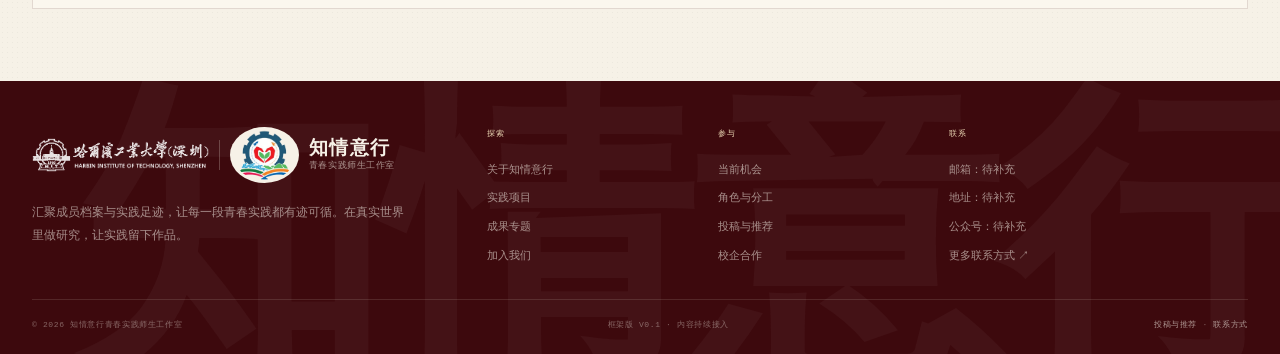
<file: practice.html>
<!doctype html>
<html lang="zh-CN">
<head>
  <meta charset="utf-8">
  <meta name="viewport" content="width=device-width, initial-scale=1">
  <title>实践项目 · 知情意行青春实践师生工作室</title>
  <meta name="description" content="知情意行青春实践师生工作室实践项目栏目：项目列表、实践故事与实践地档案。">
  <meta name="theme-color" content="#6d1117">
  <link rel="icon" href="assets/img/studio-favicon.png" type="image/png">
  <link rel="stylesheet" href="assets/css/style.css">
</head>
<body data-page="practice">
  <a class="skip-link" href="#main">跳到主要内容</a>

  <div class="topline">
    <div class="container topline__inner">
      <span class="topline__status">知情意行青春实践师生工作室 · 对外平台框架 v0.1</span>
      <span>让每一段青春实践都有迹可循 / 2026</span>
    </div>
  </div>

  <header class="site-header">
    <div class="container header__inner">
      <a class="brand brand--lockup" href="index.html" aria-label="哈尔滨工业大学（深圳）知情意行青春实践师生工作室">
        <img class="brand__hitsz" src="assets/img/hitsz-logo-transparent.png" alt="" width="464" height="89">
        <img class="brand__hitsz brand__hitsz--mobile" src="assets/img/hitsz-mark.png" alt="" width="106" height="93">
        <span class="brand__divider" aria-hidden="true"></span>
        <img class="brand__mark brand__mark--studio" src="assets/img/studio-mark-transparent.png" alt="" width="698" height="557">
        <span class="brand__text">
          <span class="brand__inst">哈尔滨工业大学（深圳）</span>
          <span class="brand__name">知情意行</span>
          <span class="brand__en">青春实践师生工作室</span>
        </span>
      </a>
      <nav class="site-nav" aria-label="主导航">
        <a href="index.html" data-nav="home">首页</a>
        <a href="about.html" data-nav="about">关于知情意行</a>
        <a href="practice.html" data-nav="practice">实践项目</a>
        <a href="outcomes.html" data-nav="outcomes">成果专题</a>
        <a href="join.html" data-nav="join">加入我们</a>
      </nav>
      <div class="header-actions">
        <button class="icon-btn" type="button" data-search-open aria-label="搜索站内内容">
          <svg viewBox="0 0 24 24" fill="none" stroke="currentColor" stroke-width="1.6" aria-hidden="true">
            <circle cx="11" cy="11" r="6.5"></circle>
            <path d="m16 16 4.5 4.5"></path>
          </svg>
          <span>搜索</span>
        </button>
        <a class="btn btn--solid btn--small" href="join.html">加入我们 <span class="arrow">↗</span></a>
        <button class="menu-toggle" type="button" data-menu-open aria-label="打开菜单" aria-expanded="false" aria-controls="mobile-panel">
          <span></span><span></span>
        </button>
      </div>
    </div>
  </header>

  <div class="mobile-panel" id="mobile-panel" data-mobile-panel aria-hidden="true">
    <div class="mobile-panel__top">
      <span class="mono">知情意行 / MENU</span>
      <button class="mobile-panel__close" type="button" data-menu-close aria-label="关闭菜单">×</button>
    </div>
    <nav class="mobile-nav" aria-label="移动端主导航">
      <a href="index.html" data-nav="home">首页 <span>01</span></a>
      <a href="about.html" data-nav="about">关于知情意行 <span>02</span></a>
      <a href="practice.html" data-nav="practice">实践项目 <span>03</span></a>
      <a href="outcomes.html" data-nav="outcomes">成果专题 <span>04</span></a>
      <a href="join.html" data-nav="join">加入我们 <span>05</span></a>
    </nav>
    <div class="mobile-panel__foot">
      <p>从问题到现场，再到作品。</p>
      <p>内容与案例持续接入中。</p>
    </div>
  </div>

  <div class="search-modal" data-search-modal hidden>
    <div class="search-box" role="dialog" aria-modal="true" aria-label="站内搜索">
      <div class="search-box__top">
        <p>Search / 站内搜索</p>
        <button class="search-close" type="button" data-search-close aria-label="关闭搜索">×</button>
      </div>
      <label class="sr-only" for="site-search">搜索站内内容</label>
      <input id="site-search" type="search" placeholder="搜索栏目、项目或专题…" autocomplete="off" data-search-input>
      <div class="search-results" data-search-results></div>
      <p class="form-note">按 Esc 关闭 · Ctrl / ⌘ + K 快速打开</p>
    </div>
  </div>

  <main id="main">
    <h1 class="sr-only">实践项目</h1>
    

    <section class="section section--tight">
      <div class="container">
        <div class="map-panel reveal">
          <div class="map-panel__head">
            <span>Field Map / 实践地图</span>
            <span>示意 · 实践地信息待接入</span>
          </div>
          <svg viewBox="0 0 1100 330" role="img" aria-label="实践地图示意">
            <defs>
              <pattern id="map-dots" width="18" height="18" patternUnits="userSpaceOnUse">
                <circle cx="1" cy="1" r="1" fill="#f4f1e9" opacity="0.14"></circle>
              </pattern>
              <linearGradient id="map-line" x1="0" y1="0" x2="1" y2="0">
                <stop offset="0" stop-color="#9fc2b3" stop-opacity="0.12"></stop>
                <stop offset="0.5" stop-color="#e9d8ba" stop-opacity="0.55"></stop>
                <stop offset="1" stop-color="#9fc2b3" stop-opacity="0.12"></stop>
              </linearGradient>
            </defs>
            <rect width="1100" height="330" fill="transparent"></rect>
            <rect width="1100" height="330" fill="url(#map-dots)"></rect>
            <g fill="none" stroke="#f4f1e9" opacity="0.12">
              <path d="M-40 90C120 30 260 130 410 78C570 22 690 122 840 68C960 24 1040 62 1140 42"></path>
              <path d="M-40 170C120 110 260 210 410 158C570 102 690 202 840 148C960 104 1040 142 1140 122"></path>
              <path d="M-40 250C120 190 260 290 410 238C570 182 690 282 840 228C960 184 1040 222 1140 202"></path>
              <path d="M-40 310C120 250 260 350 410 298C570 242 690 342 840 288C960 244 1040 282 1140 262"></path>
            </g>
            <path d="M120 210C250 168 338 232 466 180C594 128 670 198 794 144C884 106 964 124 1032 96" fill="none" stroke="url(#map-line)" stroke-width="1.5" stroke-dasharray="5 7"></path>

            <g>
              <circle cx="120" cy="210" r="17" fill="#173e3a" stroke="#e9d8ba" stroke-width="1.5"></circle>
              <circle cx="120" cy="210" r="4" fill="#e9d8ba"></circle>
              <text x="146" y="206" fill="#f4f1e9" font-family="monospace" font-size="10" opacity="0.82">01 / 实践地 A</text>
              <text x="146" y="222" fill="#f4f1e9" font-family="monospace" font-size="9" opacity="0.4">待接入</text>
            </g>
            <g>
              <circle cx="466" cy="180" r="14" fill="#173e3a" stroke="#9fc2b3" stroke-width="1.5"></circle>
              <circle cx="466" cy="180" r="3.5" fill="#9fc2b3"></circle>
              <text x="490" y="176" fill="#f4f1e9" font-family="monospace" font-size="10" opacity="0.82">02 / 实践地 B</text>
              <text x="490" y="192" fill="#f4f1e9" font-family="monospace" font-size="9" opacity="0.4">待接入</text>
            </g>
            <g>
              <circle cx="794" cy="144" r="14" fill="#173e3a" stroke="#9fc2b3" stroke-width="1.5"></circle>
              <circle cx="794" cy="144" r="3.5" fill="#9fc2b3"></circle>
              <text x="818" y="140" fill="#f4f1e9" font-family="monospace" font-size="10" opacity="0.82">03 / 实践地 C</text>
              <text x="818" y="156" fill="#f4f1e9" font-family="monospace" font-size="9" opacity="0.4">待接入</text>
            </g>
            <g>
              <circle cx="1032" cy="96" r="14" fill="#173e3a" stroke="#e9d8ba" stroke-width="1.5"></circle>
              <circle cx="1032" cy="96" r="3.5" fill="#e9d8ba"></circle>
              <text x="1056" y="92" fill="#f4f1e9" font-family="monospace" font-size="10" opacity="0.82">04 / 实践地 D</text>
              <text x="1056" y="108" fill="#f4f1e9" font-family="monospace" font-size="9" opacity="0.4">待接入</text>
            </g>

            <g transform="translate(56 280)" opacity="0.5">
              <path d="M0 20V0" stroke="#e9d8ba" stroke-width="1.2"></path>
              <path d="M0 8C-9 8-15 2-15-7C-6-7 0-1 0 8Z" fill="#9fc2b3"></path>
              <path d="M0 12C9 12 15 6 15-3C6-3 0 3 0 12Z" fill="#b58a4a"></path>
            </g>
          </svg>
          <div class="map-panel__legend">
            <div><strong>01</strong> 项目发生地</div>
            <div><strong>02</strong> 实践故事</div>
            <div><strong>03</strong> 实践地档案</div>
          </div>
          <p class="map-panel__note">当前为地图组件示意。接入真实实践地后，可按年份、地点与主题筛选。</p>
        </div>

        <div class="section-head">
          <div class="section-head__main">
            <p class="eyebrow">项目 / 故事 / 档案</p>
            <h2>一次活动会结束，一个项目应该留下来。</h2>
            <p>按年份、实践地或主题浏览。项目详情按“背景—行动—留下—故事—成果”展开。</p>
          </div>
          <a class="text-link section-head__link" href="project-detail.html">看详情页模板 <span class="arrow">↗</span></a>
        </div>

        <div class="filter-bar" data-filter-group="#practice-grid" data-default-filter="all">
          <button class="filter-btn is-active" type="button" data-filter="all" aria-pressed="true">全部 <span>08</span></button>
          <button class="filter-btn" type="button" data-filter="project" aria-pressed="false">项目 <span>04</span></button>
          <button class="filter-btn" type="button" data-filter="story" aria-pressed="false">实践故事 <span>02</span></button>
          <button class="filter-btn" type="button" data-filter="archive" aria-pressed="false">实践地档案 <span>02</span></button>
          <span class="filter-note">当前为结构示例 · 内容待替换</span>
        </div>

        <div class="entry-grid" id="practice-grid">
          <article class="entry-card reveal" id="projects" data-category="project">
            <div class="entry-card__visual">
              <div class="visual visual--project">
                <span class="visual__grid"></span>
                <span class="visual__word">课</span>
                <span class="visual__label">Project / 01</span>
              </div>
            </div>
            <div class="entry-card__body">
              <div class="entry-card__meta"><span>项目 · 2026</span><span class="tag">示例</span></div>
              <h3>乡土诗歌课程</h3>
              <p>实践地待补充 · 教育支持 / 乡土文化。从课程开发到支教共读，再到一本孩子写的诗集。</p>
              <a class="entry-card__link" href="project-detail.html">查看项目详情模板 <span class="arrow">↗</span></a>
            </div>
          </article>

          <article class="entry-card reveal" data-delay="1" data-category="project">
            <div class="entry-card__visual">
              <div class="visual visual--project">
                <span class="visual__grid"></span>
                <span class="visual__word">课</span>
                <span class="visual__label">Project / 02</span>
              </div>
            </div>
            <div class="entry-card__body">
              <div class="entry-card__meta"><span>项目 · 2026</span><span class="tag">示例</span></div>
              <h3>教师共备与试讲</h3>
              <p>实践地待补充 · 教育支持。把一次试讲变成可复用课程，记录修改、反馈与下一次调整。</p>
              <a class="entry-card__link" href="project-detail.html">查看项目详情模板 <span class="arrow">↗</span></a>
            </div>
          </article>

          <article class="entry-card reveal" data-delay="2" data-category="project">
            <div class="entry-card__visual">
              <div class="visual visual--film">
                <span class="visual__grid"></span>
                <span class="visual__word">影</span>
                <span class="visual__label">Project / 03</span>
              </div>
            </div>
            <div class="entry-card__body">
              <div class="entry-card__meta"><span>项目 · 2025</span><span class="tag">示例</span></div>
              <h3>实践地影像档案</h3>
              <p>实践地待补充 · 影像记录。用照片、访谈与短片，留下一个地方在时间里的变化。</p>
              <a class="entry-card__link" href="project-detail.html">查看项目详情模板 <span class="arrow">↗</span></a>
            </div>
          </article>

          <article class="entry-card reveal" data-delay="3" data-category="project">
            <div class="entry-card__visual">
              <div class="visual visual--story">
                <span class="visual__grid"></span>
                <span class="visual__word">伴</span>
                <span class="visual__label">Project / 04</span>
              </div>
            </div>
            <div class="entry-card__body">
              <div class="entry-card__meta"><span>项目 · 2025</span><span class="tag">示例</span></div>
              <h3>社区陪伴行动</h3>
              <p>实践地待补充 · 社区服务。一次长期陪伴如何被记录、被复盘，而不是只留下活动照片。</p>
              <a class="entry-card__link" href="project-detail.html">查看项目详情模板 <span class="arrow">↗</span></a>
            </div>
          </article>

          <article class="entry-card reveal" id="stories" data-category="story">
            <div class="entry-card__visual">
              <div class="visual visual--story">
                <span class="visual__grid"></span>
                <span class="visual__word">记</span>
                <span class="visual__label">Story / 01</span>
              </div>
            </div>
            <div class="entry-card__body">
              <div class="entry-card__meta"><span>支教日记 · 2026</span><span class="tag">示例</span></div>
              <h3>支教日记：孩子写下的第一首诗</h3>
              <p>不写“我们很辛苦”，写谁发生了什么变化。每篇故事关联一个项目、实践地和人物。</p>
              <a class="entry-card__link" href="article-detail.html">查看故事模板 <span class="arrow">↗</span></a>
            </div>
          </article>

          <article class="entry-card reveal" data-delay="1" data-category="story">
            <div class="entry-card__visual">
              <div class="visual visual--story">
                <span class="visual__grid"></span>
                <span class="visual__word">记</span>
                <span class="visual__label">Story / 02</span>
              </div>
            </div>
            <div class="entry-card__body">
              <div class="entry-card__meta"><span>志愿者故事 · 2026</span><span class="tag">示例</span></div>
              <h3>从试讲到站上讲台：一个志愿者的两次准备</h3>
              <p>人物故事与项目互链。离开团队的成员，保留历史贡献并标注时间。</p>
              <a class="entry-card__link" href="article-detail.html">查看故事模板 <span class="arrow">↗</span></a>
            </div>
          </article>

          <article class="entry-card reveal" id="archive" data-delay="2" data-category="archive">
            <div class="entry-card__visual">
              <div class="visual visual--archive">
                <span class="visual__grid"></span>
                <span class="visual__word">档</span>
                <span class="visual__label">Archive / 01</span>
              </div>
            </div>
            <div class="entry-card__body">
              <div class="entry-card__meta"><span>实践地档案 · 2024—2026</span><span class="tag">示例</span></div>
              <h3>实践地 A 的第三年：一条时间轴</h3>
              <p>把多次项目、变化记录、人物与影像聚在一起，不再在每个项目里重复写“变化史”。</p>
              <a class="entry-card__link" href="project-detail.html">查看档案模板 <span class="arrow">↗</span></a>
            </div>
          </article>

          <article class="entry-card reveal" data-delay="3" data-category="archive">
            <div class="entry-card__visual">
              <div class="visual visual--archive">
                <span class="visual__grid"></span>
                <span class="visual__word">档</span>
                <span class="visual__label">Archive / 02</span>
              </div>
            </div>
            <div class="entry-card__body">
              <div class="entry-card__meta"><span>实践地档案 · 2025—2026</span><span class="tag">示例</span></div>
              <h3>实践地 B 的变化记录：照片、访谈与 3D</h3>
              <p>3D 与影像都必须有图文降级版本，弱网、低配设备也能读懂。</p>
              <a class="entry-card__link" href="project-detail.html">查看档案模板 <span class="arrow">↗</span></a>
            </div>
          </article>
        </div>
        <div class="filter-empty" data-filter-empty>这个分类还没有内容。可以先去“加入我们”推荐实践地或投稿。</div>
      </div>
    </section>

    <section class="section section--mint">
      <div class="container">
        <div class="about-intro">
          <div class="about-intro__label reveal">
            <strong>项目详情页</strong>
            8 QUESTIONS<br>
            BEFORE YOU WRITE
          </div>
          <div class="reveal" data-delay="1">
            <p class="about-intro__text">写任何一个项目详情页前，先回答这 8 个问题；答不上来的，就是还需要补的素材。</p>
            <div class="process__grid" style="margin-top: 28px;">
              <div class="process__step"><span class="process__num">01</span><h3>为什么去</h3><p>问题从哪里来？谁真正需要？</p></div>
              <div class="process__step"><span class="process__num">02</span><h3>和谁做</h3><p>合作方、教师、志愿者分别是谁？</p></div>
              <div class="process__step"><span class="process__num">03</span><h3>做了什么</h3><p>哪一天、在哪里、谁参与？</p></div>
              <div class="process__step"><span class="process__num">04</span><h3>遇到什么</h3><p>困难是什么？怎么解决的？</p></div>
              <div class="process__step"><span class="process__num">05</span><h3>谁变了</h3><p>有没有具体的人、话或数字？</p></div>
              <div class="process__step"><span class="process__num">06</span><h3>留下什么</h3><p>课程、作品、影像、方法、关系？</p></div>
              <div class="process__step"><span class="process__num">07</span><h3>没解决什么</h3><p>下一步是什么？</p></div>
              <div class="process__step"><span class="process__num">08</span><h3>怎么参与</h3><p>别人怎么加入、合作或复用？</p></div>
            </div>
          </div>
        </div>
      </div>
    </section>

    <section class="section">
      <div class="container">
        <div class="cta-panel reveal">
          <div>
            <p class="eyebrow">合作 / 推荐</p>
            <h2>有想一起做的事，或者一个值得被记录的地方？</h2>
            <p>实践地推荐、项目合作、志愿参与，都从“加入我们”进入。先说明背景，我们再一起判断怎么做。</p>
          </div>
          <div class="cta-panel__actions">
            <a class="btn btn--solid" href="join.html#cooperation">合作对接 <span class="arrow">↗</span></a>
            <a class="btn btn--ghost" href="join.html#opportunities">看当前机会</a>
          </div>
        </div>
      </div>
    </section>
  </main>

  <footer class="site-footer">
    <div class="container">
      <div class="footer__grid">
        <div class="footer__brand">
          <a class="brand brand--lockup" href="index.html" aria-label="哈尔滨工业大学（深圳）知情意行青春实践师生工作室">
        <img class="brand__hitsz" src="assets/img/hitsz-logo-transparent.png" alt="" width="464" height="89">
        <img class="brand__hitsz brand__hitsz--mobile" src="assets/img/hitsz-mark.png" alt="" width="106" height="93">
        <span class="brand__divider" aria-hidden="true"></span>
        <img class="brand__mark brand__mark--studio" src="assets/img/studio-mark-transparent.png" alt="" width="698" height="557">
        <span class="brand__text">
          <span class="brand__inst">哈尔滨工业大学（深圳）</span>
          <span class="brand__name">知情意行</span>
          <span class="brand__en">青春实践师生工作室</span>
        </span>
      </a>
          <p>汇聚成员档案与实践足迹，让每一段青春实践都有迹可循。在真实世界里做研究，让实践留下作品。</p>
        </div>
        <div class="footer__col">
          <h3>探索</h3>
          <a href="about.html">关于知情意行</a>
          <a href="practice.html">实践项目</a>
          <a href="outcomes.html">成果专题</a>
          <a href="join.html">加入我们</a>
        </div>
        <div class="footer__col">
          <h3>参与</h3>
          <a href="join.html#opportunities">当前机会</a>
          <a href="join.html#roles">角色与分工</a>
          <a href="join.html#submit">投稿与推荐</a>
          <a href="join.html#cooperation">校企合作</a>
        </div>
        <div class="footer__col">
          <h3>联系</h3>
          <p>邮箱：待补充</p>
          <p>地址：待补充</p>
          <p>公众号：待补充</p>
          <a href="join.html#cooperation">更多联系方式 <span class="arrow">↗</span></a>
        </div>
      </div>
      <div class="footer__bottom">
        <span>© <span data-year>2026</span> 知情意行青春实践师生工作室</span>
        <span>框架版 v0.1 · 内容持续接入</span>
        <span><a href="join.html#submit">投稿与推荐</a> · <a href="join.html#cooperation">联系方式</a></span>
      </div>
    </div>
  </footer>

  <script src="assets/js/site.js"></script>
</body>
</html>
</file>
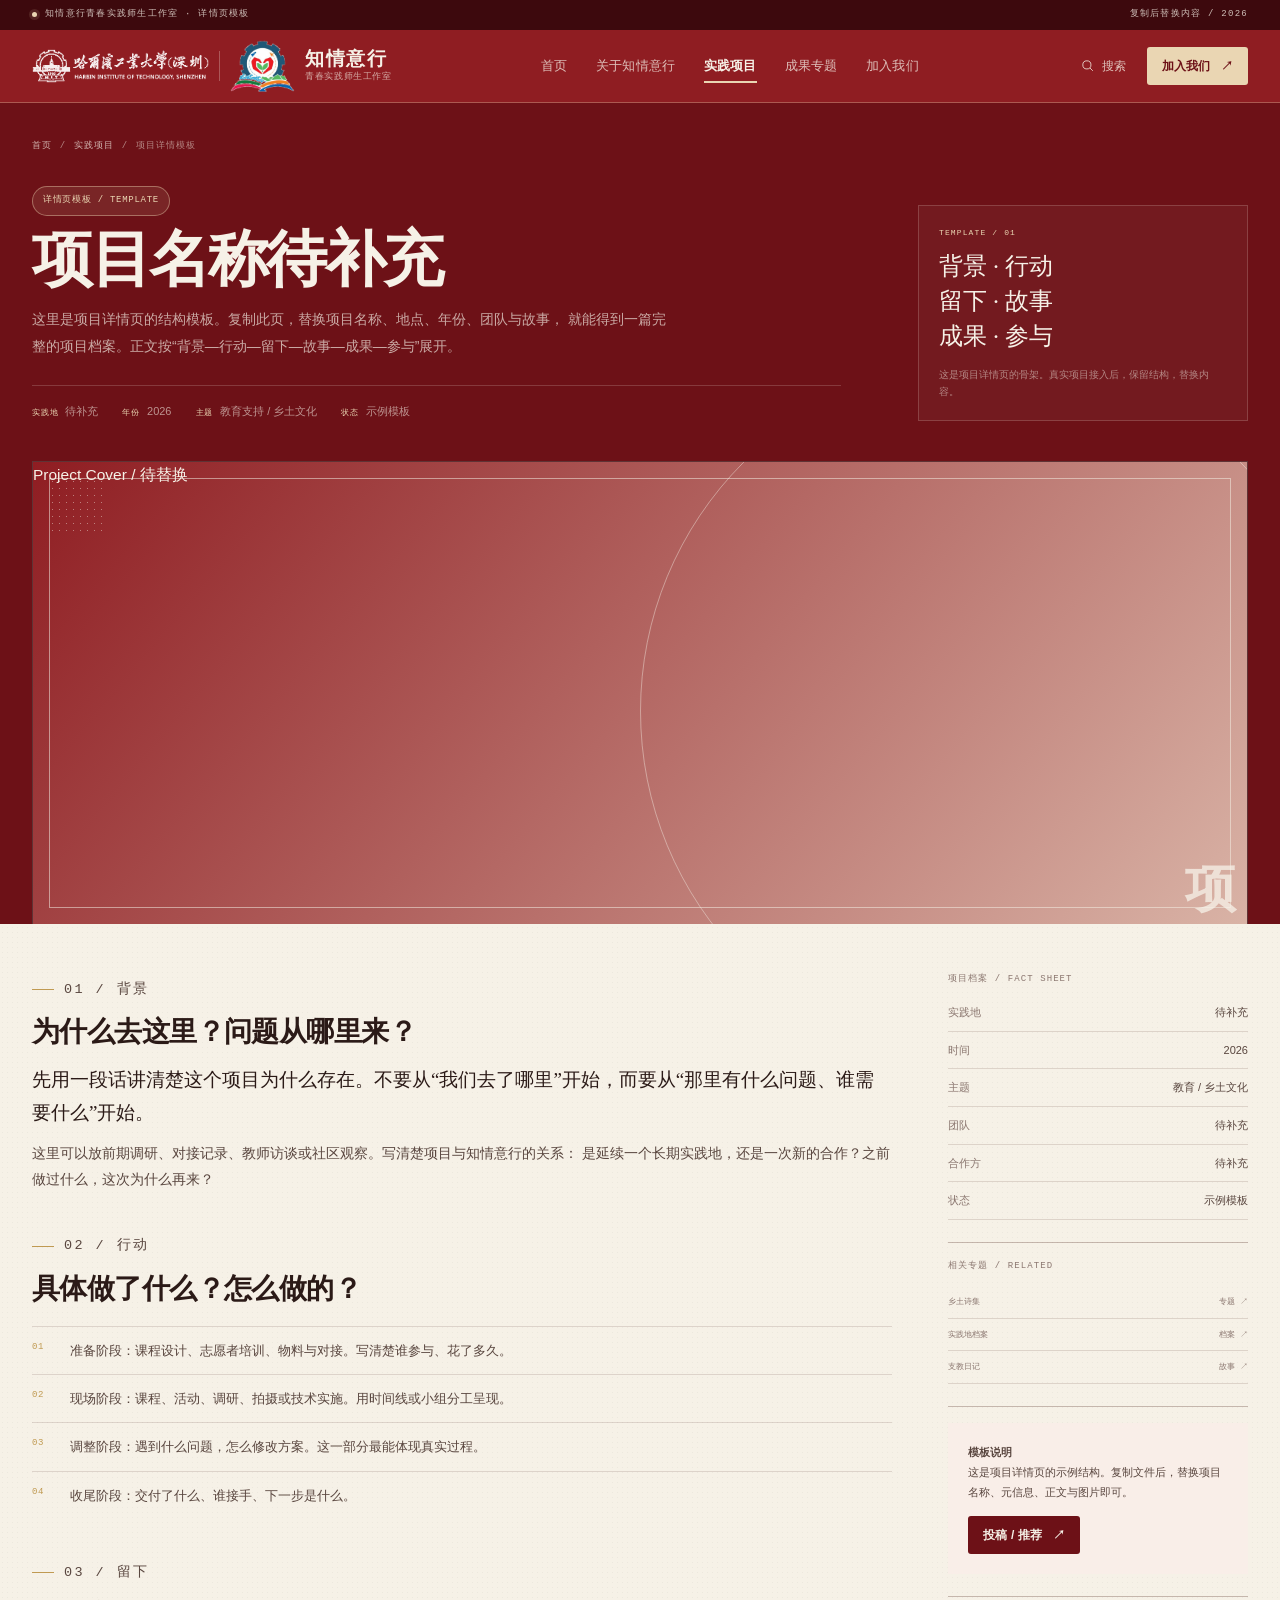
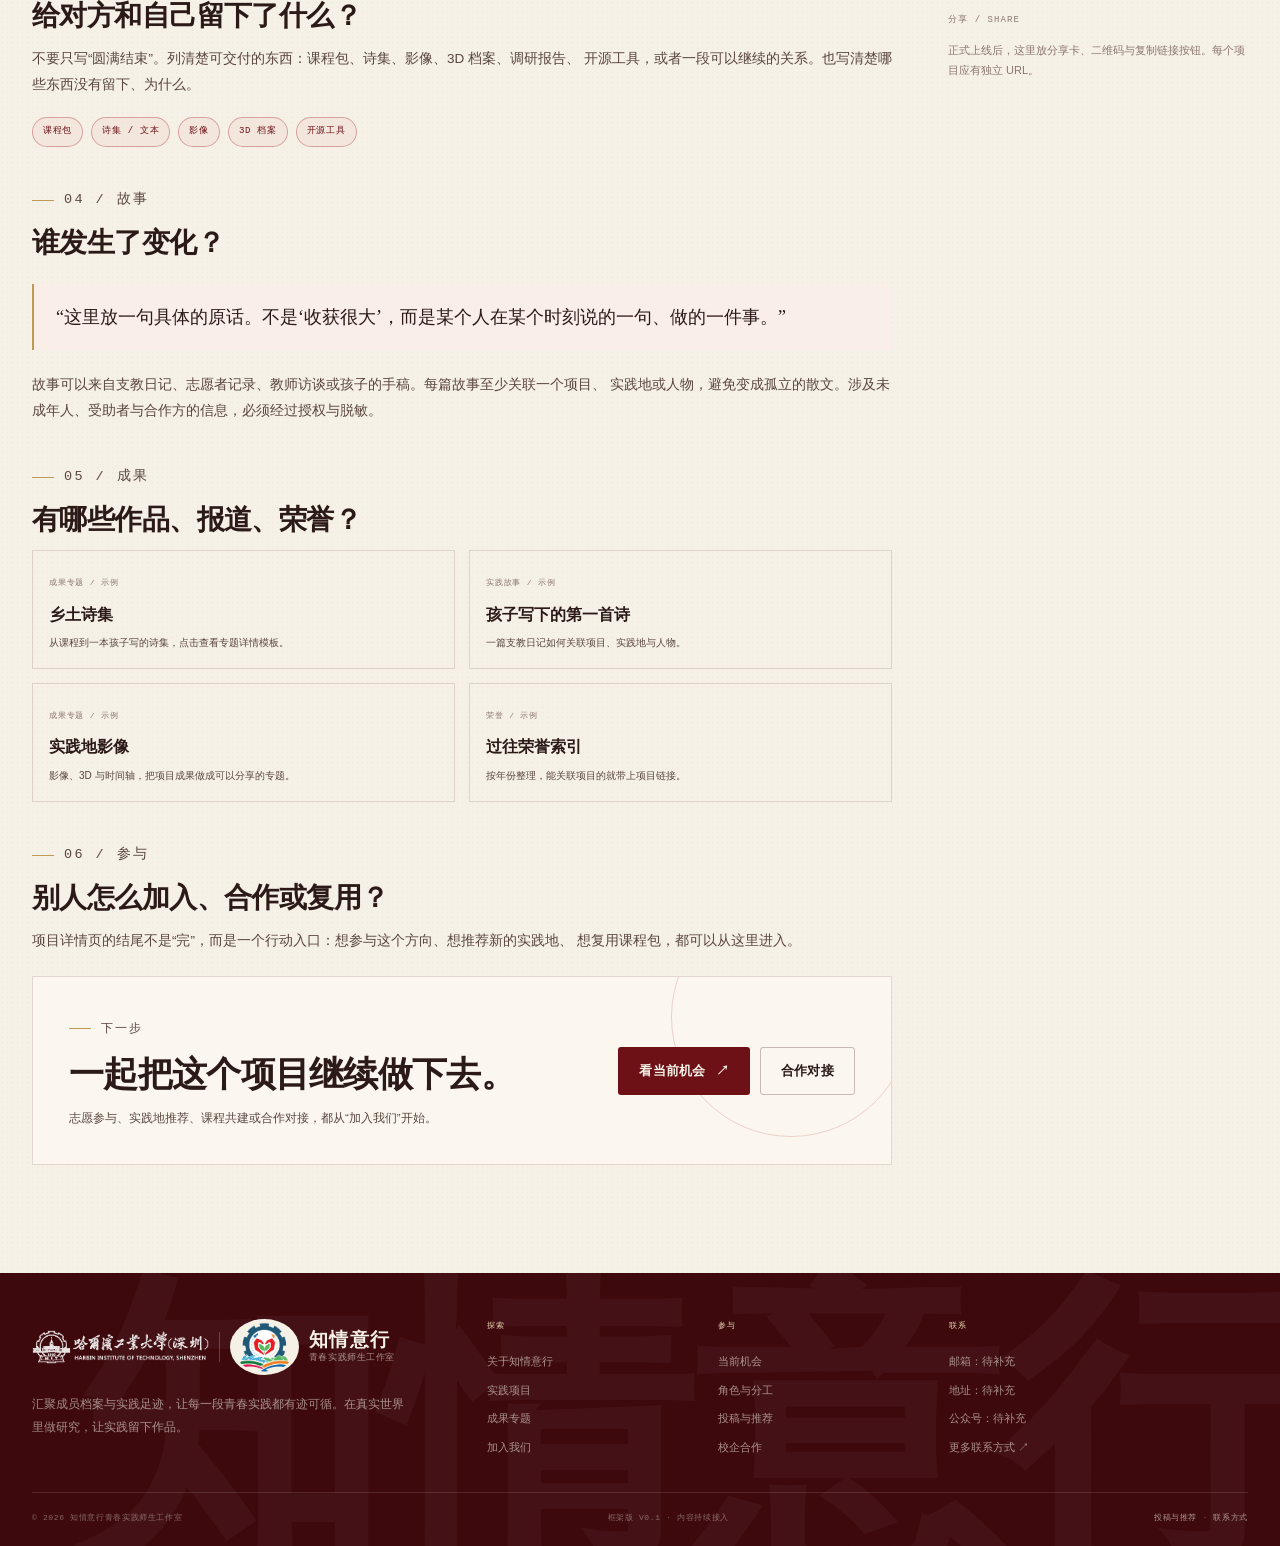
<file: project-detail.html>
<!doctype html>
<html lang="zh-CN">
<head>
  <meta charset="utf-8">
  <meta name="viewport" content="width=device-width, initial-scale=1">
  <title>项目详情模板 · 知情意行青春实践师生工作室</title>
  <meta name="description" content="知情意行青春实践师生工作室项目详情页模板：背景、行动、留下、故事、成果与参与。">
  <meta name="theme-color" content="#6d1117">
  <link rel="icon" href="assets/img/studio-favicon.png" type="image/png">
  <link rel="stylesheet" href="assets/css/style.css">
</head>
<body data-page="practice">
  <a class="skip-link" href="#main">跳到主要内容</a>

  <div class="topline">
    <div class="container topline__inner">
      <span class="topline__status">知情意行青春实践师生工作室 · 详情页模板</span>
      <span>复制后替换内容 / 2026</span>
    </div>
  </div>

  <header class="site-header">
    <div class="container header__inner">
      <a class="brand brand--lockup" href="index.html" aria-label="哈尔滨工业大学（深圳）知情意行青春实践师生工作室">
        <img class="brand__hitsz" src="assets/img/hitsz-logo-transparent.png" alt="" width="464" height="89">
        <img class="brand__hitsz brand__hitsz--mobile" src="assets/img/hitsz-mark.png" alt="" width="106" height="93">
        <span class="brand__divider" aria-hidden="true"></span>
        <img class="brand__mark brand__mark--studio" src="assets/img/studio-mark-transparent.png" alt="" width="698" height="557">
        <span class="brand__text">
          <span class="brand__inst">哈尔滨工业大学（深圳）</span>
          <span class="brand__name">知情意行</span>
          <span class="brand__en">青春实践师生工作室</span>
        </span>
      </a>
      <nav class="site-nav" aria-label="主导航">
        <a href="index.html" data-nav="home">首页</a>
        <a href="about.html" data-nav="about">关于知情意行</a>
        <a href="practice.html" data-nav="practice">实践项目</a>
        <a href="outcomes.html" data-nav="outcomes">成果专题</a>
        <a href="join.html" data-nav="join">加入我们</a>
      </nav>
      <div class="header-actions">
        <button class="icon-btn" type="button" data-search-open aria-label="搜索站内内容">
          <svg viewBox="0 0 24 24" fill="none" stroke="currentColor" stroke-width="1.6" aria-hidden="true">
            <circle cx="11" cy="11" r="6.5"></circle>
            <path d="m16 16 4.5 4.5"></path>
          </svg>
          <span>搜索</span>
        </button>
        <a class="btn btn--solid btn--small" href="join.html">加入我们 <span class="arrow">↗</span></a>
        <button class="menu-toggle" type="button" data-menu-open aria-label="打开菜单" aria-expanded="false" aria-controls="mobile-panel">
          <span></span><span></span>
        </button>
      </div>
    </div>
  </header>

  <div class="mobile-panel" id="mobile-panel" data-mobile-panel aria-hidden="true">
    <div class="mobile-panel__top">
      <span class="mono">知情意行 / MENU</span>
      <button class="mobile-panel__close" type="button" data-menu-close aria-label="关闭菜单">×</button>
    </div>
    <nav class="mobile-nav" aria-label="移动端主导航">
      <a href="index.html" data-nav="home">首页 <span>01</span></a>
      <a href="about.html" data-nav="about">关于知情意行 <span>02</span></a>
      <a href="practice.html" data-nav="practice">实践项目 <span>03</span></a>
      <a href="outcomes.html" data-nav="outcomes">成果专题 <span>04</span></a>
      <a href="join.html" data-nav="join">加入我们 <span>05</span></a>
    </nav>
    <div class="mobile-panel__foot">
      <p>从问题到现场，再到作品。</p>
      <p>内容与案例持续接入中。</p>
    </div>
  </div>

  <div class="search-modal" data-search-modal hidden>
    <div class="search-box" role="dialog" aria-modal="true" aria-label="站内搜索">
      <div class="search-box__top">
        <p>Search / 站内搜索</p>
        <button class="search-close" type="button" data-search-close aria-label="关闭搜索">×</button>
      </div>
      <label class="sr-only" for="site-search">搜索站内内容</label>
      <input id="site-search" type="search" placeholder="搜索栏目、项目或专题…" autocomplete="off" data-search-input>
      <div class="search-results" data-search-results></div>
      <p class="form-note">按 Esc 关闭 · Ctrl / ⌘ + K 快速打开</p>
    </div>
  </div>

  <main id="main">
    <section class="detail-hero">
      <div class="container">
        <nav class="breadcrumb" aria-label="面包屑">
          <a href="index.html">首页</a>
          <span>/</span>
          <a href="practice.html">实践项目</a>
          <span>/</span>
          <span>项目详情模板</span>
        </nav>
        <div class="detail-hero__grid">
          <div class="reveal">
            <span class="tag tag--gold">详情页模板 / Template</span>
            <h1>项目名称待补充</h1>
            <p class="detail-hero__lead">
              这里是项目详情页的结构模板。复制此页，替换项目名称、地点、年份、团队与故事，
              就能得到一篇完整的项目档案。正文按“背景—行动—留下—故事—成果—参与”展开。
            </p>
            <div class="detail-hero__meta">
              <span><b>实践地</b>待补充</span>
              <span><b>年份</b>2026</span>
              <span><b>主题</b>教育支持 / 乡土文化</span>
              <span><b>状态</b>示例模板</span>
            </div>
          </div>
          <aside class="detail-hero__aside reveal" data-delay="1">
            <p>Template / 01</p>
            <strong>背景 · 行动<br>留下 · 故事<br>成果 · 参与</strong>
            <small>这是项目详情页的骨架。真实项目接入后，保留结构，替换内容。</small>
          </aside>
        </div>
        <div class="detail-hero__visual reveal">
          <div class="visual visual--project">
            <span class="visual__grid"></span>
            <span class="visual__word">项</span>
            <span class="visual__label">Project Cover / 待替换</span>
          </div>
        </div>
      </div>
    </section>

    <div class="container detail-layout">
      <article class="detail-main">
        <section>
          <p class="eyebrow">01 / 背景</p>
          <h2>为什么去这里？问题从哪里来？</h2>
          <p class="lead">
            先用一段话讲清楚这个项目为什么存在。不要从“我们去了哪里”开始，而要从“那里有什么问题、谁需要什么”开始。
          </p>
          <p>
            这里可以放前期调研、对接记录、教师访谈或社区观察。写清楚项目与知情意行的关系：
            是延续一个长期实践地，还是一次新的合作？之前做过什么，这次为什么再来？
          </p>
        </section>

        <section>
          <p class="eyebrow">02 / 行动</p>
          <h2>具体做了什么？怎么做的？</h2>
          <ol>
            <li>准备阶段：课程设计、志愿者培训、物料与对接。写清楚谁参与、花了多久。</li>
            <li>现场阶段：课程、活动、调研、拍摄或技术实施。用时间线或小组分工呈现。</li>
            <li>调整阶段：遇到什么问题，怎么修改方案。这一部分最能体现真实过程。</li>
            <li>收尾阶段：交付了什么、谁接手、下一步是什么。</li>
          </ol>
        </section>

        <section>
          <p class="eyebrow">03 / 留下</p>
          <h2>给对方和自己留下了什么？</h2>
          <p>
            不要只写“圆满结束”。列清楚可交付的东西：课程包、诗集、影像、3D 档案、调研报告、
            开源工具，或者一段可以继续的关系。也写清楚哪些东西没有留下、为什么。
          </p>
          <div class="page-hero__note">
            <span class="tag tag--teal">课程包</span>
            <span class="tag tag--teal">诗集 / 文本</span>
            <span class="tag tag--teal">影像</span>
            <span class="tag tag--teal">3D 档案</span>
            <span class="tag tag--teal">开源工具</span>
          </div>
        </section>

        <section id="story">
          <p class="eyebrow">04 / 故事</p>
          <h2>谁发生了变化？</h2>
          <blockquote>
            “这里放一句具体的原话。不是‘收获很大’，而是某个人在某个时刻说的一句、做的一件事。”
          </blockquote>
          <p>
            故事可以来自支教日记、志愿者记录、教师访谈或孩子的手稿。每篇故事至少关联一个项目、
            实践地或人物，避免变成孤立的散文。涉及未成年人、受助者与合作方的信息，必须经过授权与脱敏。
          </p>
        </section>

        <section>
          <p class="eyebrow">05 / 成果</p>
          <h2>有哪些作品、报道、荣誉？</h2>
          <div class="related-grid">
            <a class="related-card" href="special-detail.html">
              <span>成果专题 / 示例</span>
              <h3>乡土诗集</h3>
              <p>从课程到一本孩子写的诗集，点击查看专题详情模板。</p>
            </a>
            <a class="related-card" href="article-detail.html">
              <span>实践故事 / 示例</span>
              <h3>孩子写下的第一首诗</h3>
              <p>一篇支教日记如何关联项目、实践地与人物。</p>
            </a>
            <a class="related-card" href="outcomes.html#specials">
              <span>成果专题 / 示例</span>
              <h3>实践地影像</h3>
              <p>影像、3D 与时间轴，把项目成果做成可以分享的专题。</p>
            </a>
            <a class="related-card" href="about.html#honors">
              <span>荣誉 / 示例</span>
              <h3>过往荣誉索引</h3>
              <p>按年份整理，能关联项目的就带上项目链接。</p>
            </a>
          </div>
        </section>

        <section>
          <p class="eyebrow">06 / 参与</p>
          <h2>别人怎么加入、合作或复用？</h2>
          <p>
            项目详情页的结尾不是“完”，而是一个行动入口：想参与这个方向、想推荐新的实践地、
            想复用课程包，都可以从这里进入。
          </p>
          <div class="cta-panel" style="margin-top: 22px;">
            <div>
              <p class="eyebrow">下一步</p>
              <h2>一起把这个项目继续做下去。</h2>
              <p>志愿参与、实践地推荐、课程共建或合作对接，都从“加入我们”开始。</p>
            </div>
            <div class="cta-panel__actions">
              <a class="btn btn--solid" href="join.html#opportunities">看当前机会 <span class="arrow">↗</span></a>
              <a class="btn btn--ghost" href="join.html#cooperation">合作对接</a>
            </div>
          </div>
        </section>
      </article>

      <aside class="detail-sidebar">
        <div class="sidebar-block">
          <h3>项目档案 / Fact Sheet</h3>
          <dl class="fact-list">
            <div><dt>实践地</dt><dd>待补充</dd></div>
            <div><dt>时间</dt><dd>2026</dd></div>
            <div><dt>主题</dt><dd>教育 / 乡土文化</dd></div>
            <div><dt>团队</dt><dd>待补充</dd></div>
            <div><dt>合作方</dt><dd>待补充</dd></div>
            <div><dt>状态</dt><dd>示例模板</dd></div>
          </dl>
        </div>

        <div class="sidebar-block">
          <h3>相关专题 / Related</h3>
          <div class="sidebar-list">
            <a href="special-detail.html"><span>乡土诗集</span><span>专题 ↗</span></a>
            <a href="practice.html#archive"><span>实践地档案</span><span>档案 ↗</span></a>
            <a href="article-detail.html"><span>支教日记</span><span>故事 ↗</span></a>
          </div>
        </div>

        <div class="sidebar-block">
          <div class="sidebar-card">
            <p><strong>模板说明</strong><br>这是项目详情页的示例结构。复制文件后，替换项目名称、元信息、正文与图片即可。</p>
            <a class="btn btn--solid btn--small" href="join.html#submit">投稿 / 推荐 <span class="arrow">↗</span></a>
          </div>
        </div>

        <div class="sidebar-block">
          <h3>分享 / Share</h3>
          <p class="muted" style="font-size: 11px; line-height: 1.8;">正式上线后，这里放分享卡、二维码与复制链接按钮。每个项目应有独立 URL。</p>
        </div>
      </aside>
    </div>
  </main>

  <footer class="site-footer">
    <div class="container">
      <div class="footer__grid">
        <div class="footer__brand">
          <a class="brand brand--lockup" href="index.html" aria-label="哈尔滨工业大学（深圳）知情意行青春实践师生工作室">
        <img class="brand__hitsz" src="assets/img/hitsz-logo-transparent.png" alt="" width="464" height="89">
        <img class="brand__hitsz brand__hitsz--mobile" src="assets/img/hitsz-mark.png" alt="" width="106" height="93">
        <span class="brand__divider" aria-hidden="true"></span>
        <img class="brand__mark brand__mark--studio" src="assets/img/studio-mark-transparent.png" alt="" width="698" height="557">
        <span class="brand__text">
          <span class="brand__inst">哈尔滨工业大学（深圳）</span>
          <span class="brand__name">知情意行</span>
          <span class="brand__en">青春实践师生工作室</span>
        </span>
      </a>
          <p>汇聚成员档案与实践足迹，让每一段青春实践都有迹可循。在真实世界里做研究，让实践留下作品。</p>
        </div>
        <div class="footer__col">
          <h3>探索</h3>
          <a href="about.html">关于知情意行</a>
          <a href="practice.html">实践项目</a>
          <a href="outcomes.html">成果专题</a>
          <a href="join.html">加入我们</a>
        </div>
        <div class="footer__col">
          <h3>参与</h3>
          <a href="join.html#opportunities">当前机会</a>
          <a href="join.html#roles">角色与分工</a>
          <a href="join.html#submit">投稿与推荐</a>
          <a href="join.html#cooperation">校企合作</a>
        </div>
        <div class="footer__col">
          <h3>联系</h3>
          <p>邮箱：待补充</p>
          <p>地址：待补充</p>
          <p>公众号：待补充</p>
          <a href="join.html#cooperation">更多联系方式 <span class="arrow">↗</span></a>
        </div>
      </div>
      <div class="footer__bottom">
        <span>© <span data-year>2026</span> 知情意行青春实践师生工作室</span>
        <span>框架版 v0.1 · 内容持续接入</span>
        <span><a href="join.html#submit">投稿与推荐</a> · <a href="join.html#cooperation">联系方式</a></span>
      </div>
    </div>
  </footer>

  <script src="assets/js/site.js"></script>
</body>
</html>
</file>
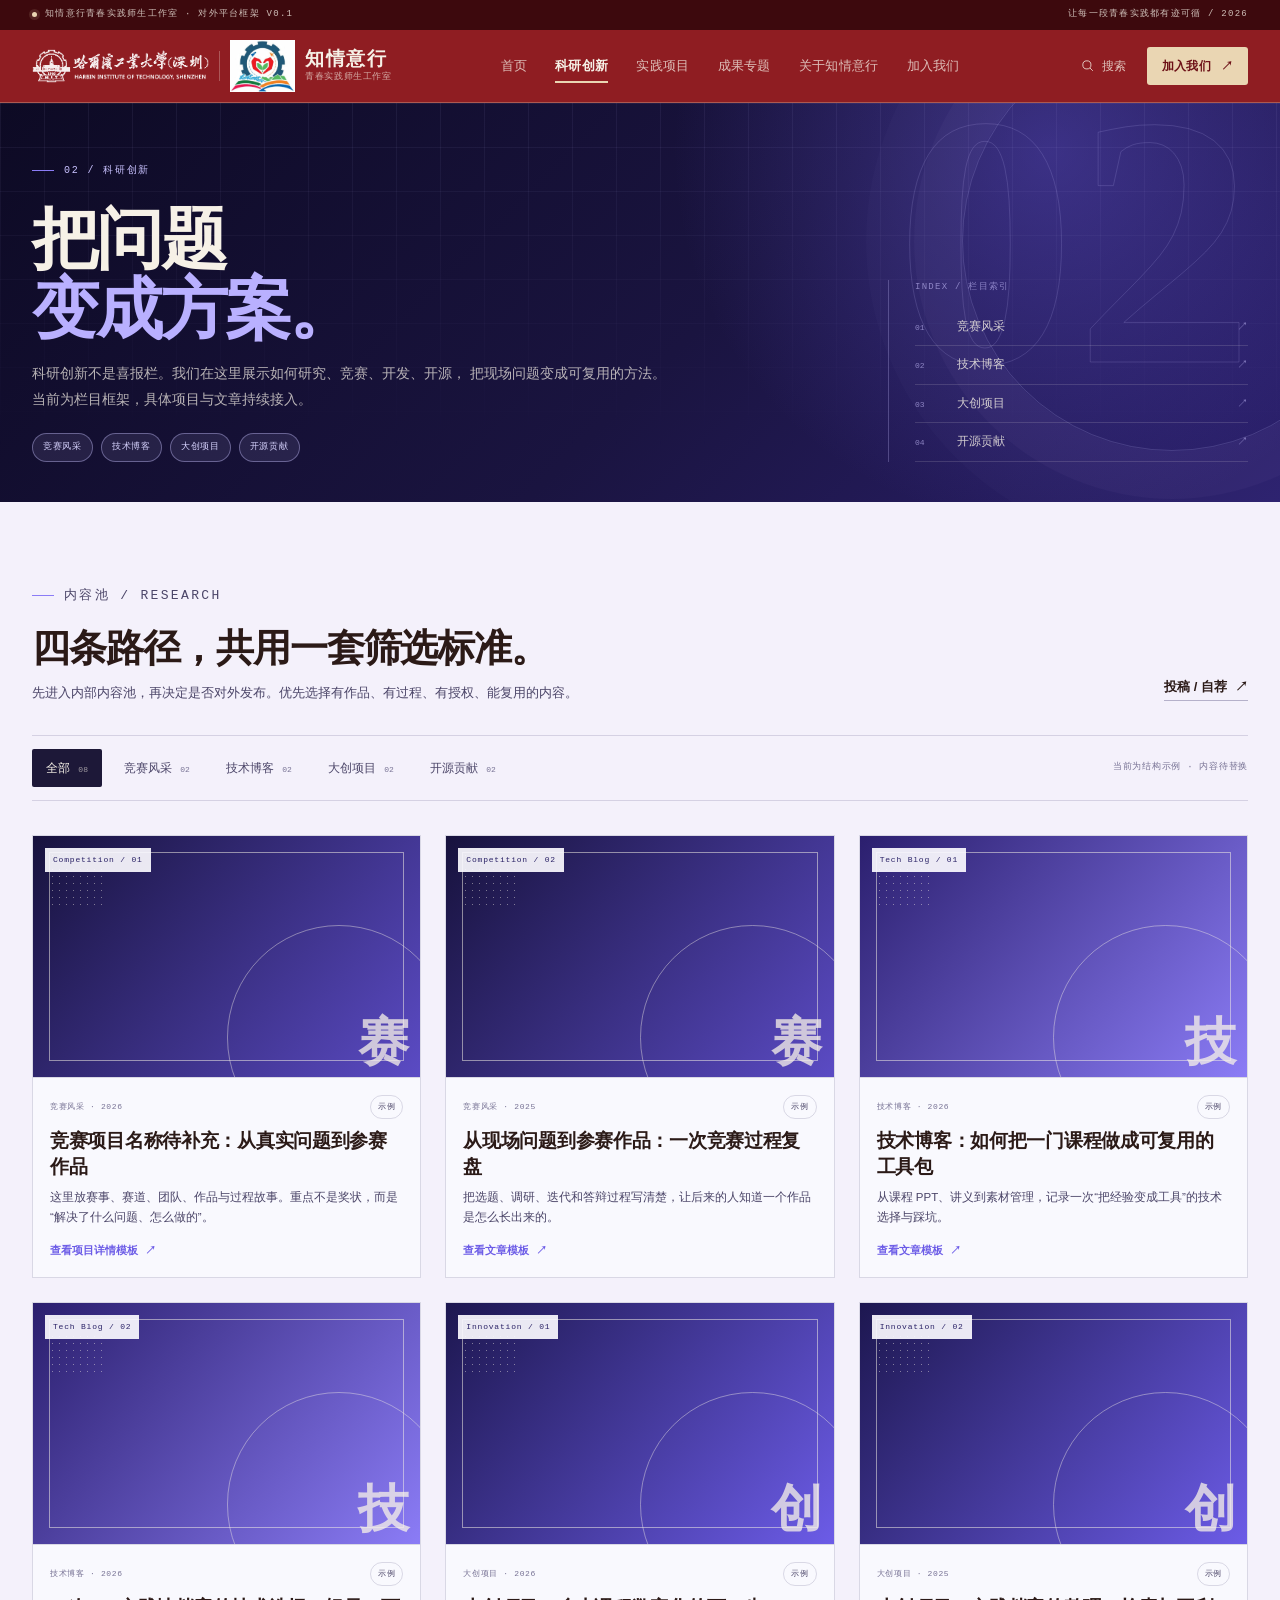
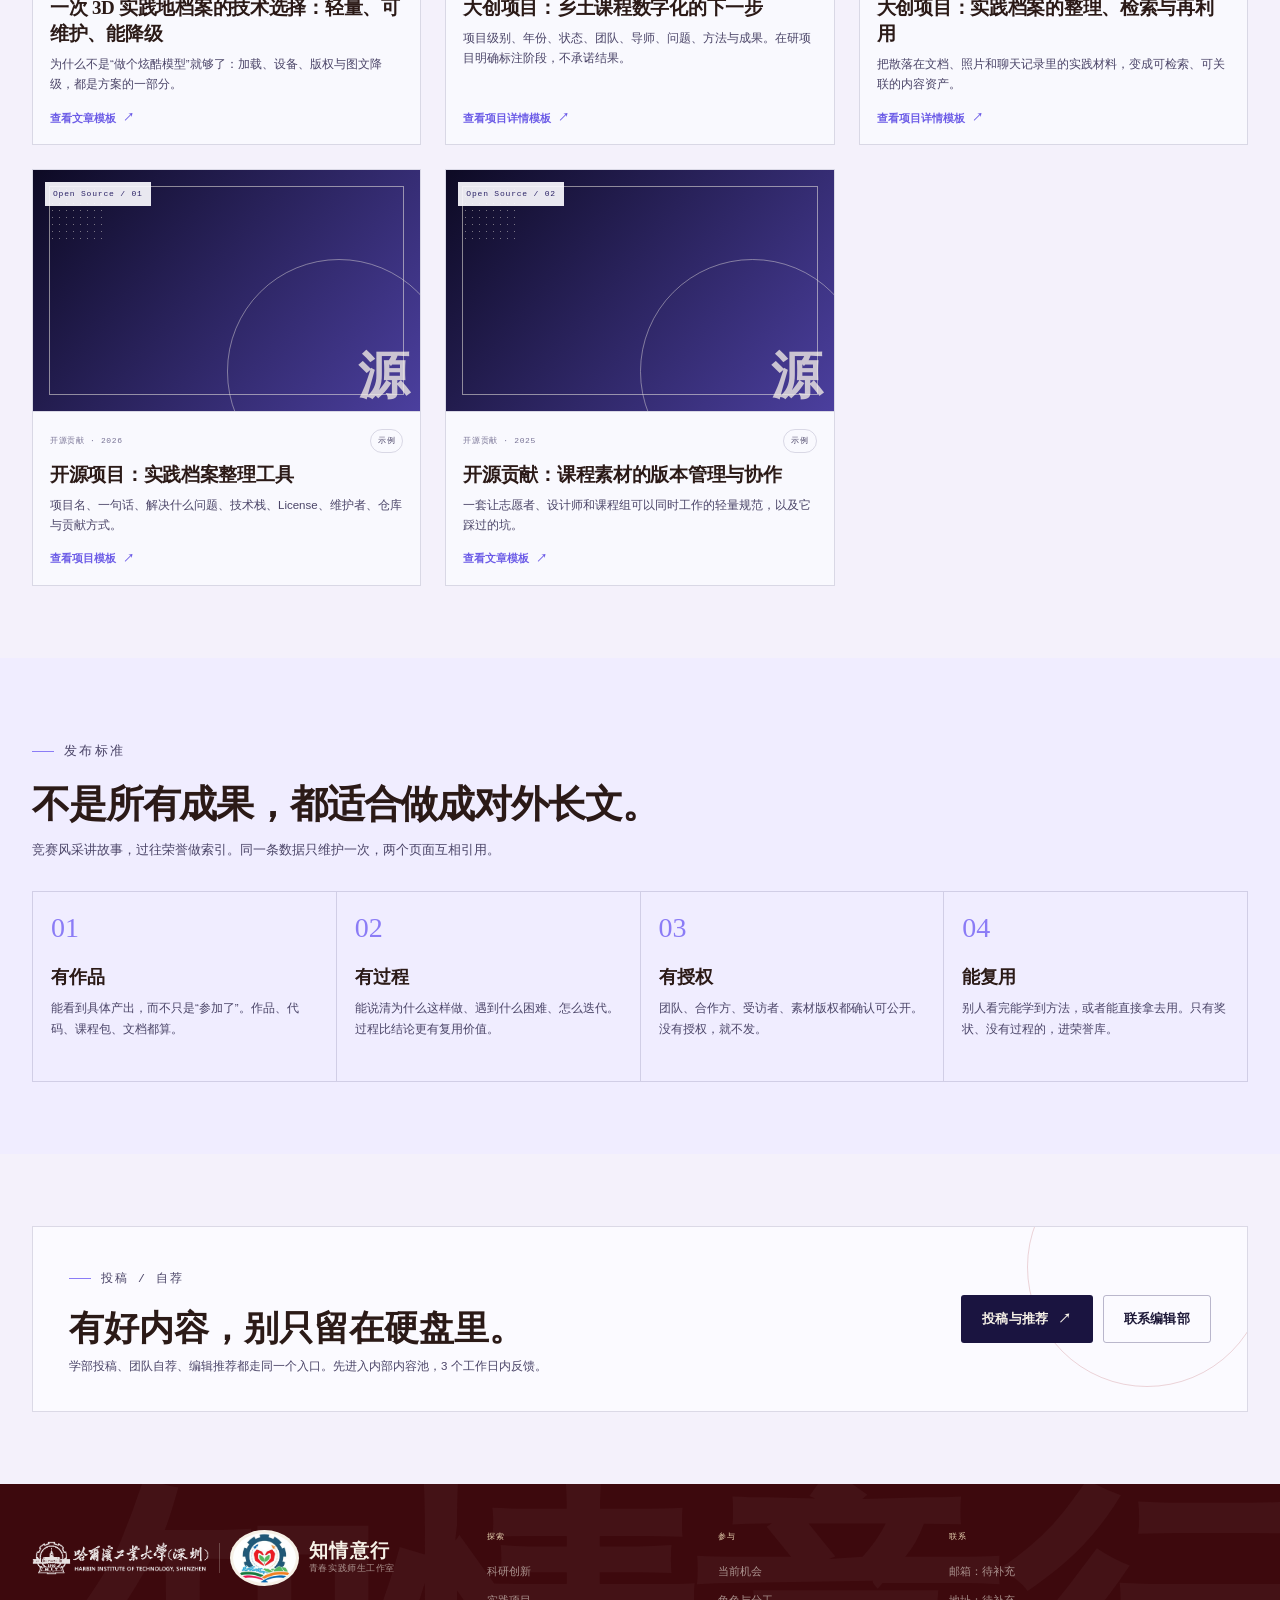
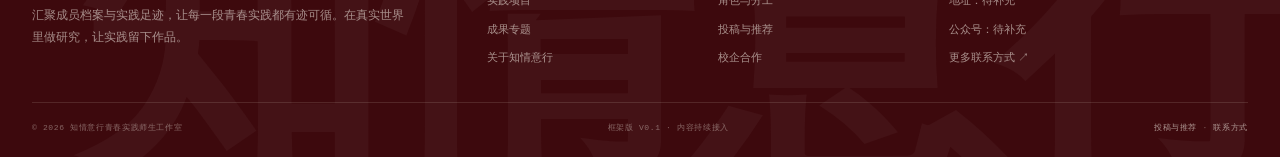
<file: research.html>
<!doctype html>
<html lang="zh-CN">
<head>
  <meta charset="utf-8">
  <meta name="viewport" content="width=device-width, initial-scale=1">
  <title>科研创新 · 知情意行青春实践师生工作室</title>
  <meta name="description" content="知情意行青春实践师生工作室科研创新栏目：竞赛风采、技术博客、大创项目与开源贡献。">
  <meta name="theme-color" content="#1a1440">
  <link rel="icon" href="assets/img/studio-favicon.png" type="image/png">
  <link rel="stylesheet" href="assets/css/style.css">
</head>
<body data-page="research">
  <a class="skip-link" href="#main">跳到主要内容</a>

  <div class="topline">
    <div class="container topline__inner">
      <span class="topline__status">知情意行青春实践师生工作室 · 对外平台框架 v0.1</span>
      <span>让每一段青春实践都有迹可循 / 2026</span>
    </div>
  </div>

  <header class="site-header">
    <div class="container header__inner">
      <a class="brand brand--lockup" href="index.html" aria-label="哈尔滨工业大学（深圳）知情意行青春实践师生工作室">
        <img class="brand__hitsz" src="assets/img/hitsz-logo-transparent.png" alt="" width="464" height="89">
        <img class="brand__hitsz brand__hitsz--mobile" src="assets/img/hitsz-mark.png" alt="" width="106" height="93">
        <span class="brand__divider" aria-hidden="true"></span>
        <img class="brand__mark brand__mark--studio" src="assets/img/studio-mark.png" alt="" width="698" height="557">
        <span class="brand__text">
          <span class="brand__inst">哈尔滨工业大学（深圳）</span>
          <span class="brand__name">知情意行</span>
          <span class="brand__en">青春实践师生工作室</span>
        </span>
      </a>
      <nav class="site-nav" aria-label="主导航">
        <a href="index.html" data-nav="home">首页</a>
        <a href="research.html" data-nav="research">科研创新</a>
        <a href="practice.html" data-nav="practice">实践项目</a>
        <a href="outcomes.html" data-nav="outcomes">成果专题</a>
        <a href="about.html" data-nav="about">关于知情意行</a>
        <a href="join.html" data-nav="join">加入我们</a>
      </nav>
      <div class="header-actions">
        <button class="icon-btn" type="button" data-search-open aria-label="搜索站内内容">
          <svg viewBox="0 0 24 24" fill="none" stroke="currentColor" stroke-width="1.6" aria-hidden="true">
            <circle cx="11" cy="11" r="6.5"></circle>
            <path d="m16 16 4.5 4.5"></path>
          </svg>
          <span>搜索</span>
        </button>
        <a class="btn btn--solid btn--small" href="join.html">加入我们 <span class="arrow">↗</span></a>
        <button class="menu-toggle" type="button" data-menu-open aria-label="打开菜单" aria-expanded="false" aria-controls="mobile-panel">
          <span></span><span></span>
        </button>
      </div>
    </div>
  </header>

  <div class="mobile-panel" id="mobile-panel" data-mobile-panel aria-hidden="true">
    <div class="mobile-panel__top">
      <span class="mono">知情意行 / MENU</span>
      <button class="mobile-panel__close" type="button" data-menu-close aria-label="关闭菜单">×</button>
    </div>
    <nav class="mobile-nav" aria-label="移动端主导航">
      <a href="index.html" data-nav="home">首页 <span>01</span></a>
      <a href="research.html" data-nav="research">科研创新 <span>02</span></a>
      <a href="practice.html" data-nav="practice">实践项目 <span>03</span></a>
      <a href="outcomes.html" data-nav="outcomes">成果专题 <span>04</span></a>
      <a href="about.html" data-nav="about">关于知情意行 <span>05</span></a>
      <a href="join.html" data-nav="join">加入我们 <span>06</span></a>
    </nav>
    <div class="mobile-panel__foot">
      <p>从问题到现场，再到作品。</p>
      <p>内容与案例持续接入中。</p>
    </div>
  </div>

  <div class="search-modal" data-search-modal hidden>
    <div class="search-box" role="dialog" aria-modal="true" aria-label="站内搜索">
      <div class="search-box__top">
        <p>Search / 站内搜索</p>
        <button class="search-close" type="button" data-search-close aria-label="关闭搜索">×</button>
      </div>
      <label class="sr-only" for="site-search">搜索站内内容</label>
      <input id="site-search" type="search" placeholder="搜索栏目、项目或专题…" autocomplete="off" data-search-input>
      <div class="search-results" data-search-results></div>
      <p class="form-note">按 Esc 关闭 · Ctrl / ⌘ + K 快速打开</p>
    </div>
  </div>

  <main id="main">
    <section class="page-hero">
      <span class="page-hero__ghost" aria-hidden="true">02</span>
      <div class="container page-hero__grid">
        <div class="reveal">
          <p class="eyebrow">02 / 科研创新</p>
          <h1>把问题<br><em>变成方案。</em></h1>
          <p class="page-hero__lead">
            科研创新不是喜报栏。我们在这里展示如何研究、竞赛、开发、开源，
            把现场问题变成可复用的方法。当前为栏目框架，具体项目与文章持续接入。
          </p>
          <div class="page-hero__note">
            <span class="tag tag--teal">竞赛风采</span>
            <span class="tag tag--teal">技术博客</span>
            <span class="tag tag--teal">大创项目</span>
            <span class="tag tag--teal">开源贡献</span>
          </div>
        </div>
        <aside class="page-hero__index reveal" data-delay="1" aria-label="栏目索引">
          <p>Index / 栏目索引</p>
          <a href="#competition"><span>01</span> 竞赛风采 <i>↗</i></a>
          <a href="#blog"><span>02</span> 技术博客 <i>↗</i></a>
          <a href="#innovation"><span>03</span> 大创项目 <i>↗</i></a>
          <a href="#open-source"><span>04</span> 开源贡献 <i>↗</i></a>
        </aside>
      </div>
    </section>

    <section class="section">
      <div class="container">
        <div class="section-head">
          <div class="section-head__main">
            <p class="eyebrow">内容池 / Research</p>
            <h2>四条路径，共用一套筛选标准。</h2>
            <p>先进入内部内容池，再决定是否对外发布。优先选择有作品、有过程、有授权、能复用的内容。</p>
          </div>
          <a class="text-link section-head__link" href="join.html#submit">投稿 / 自荐 <span class="arrow">↗</span></a>
        </div>

        <div class="filter-bar" data-filter-group="#research-grid" data-default-filter="all">
          <button class="filter-btn is-active" type="button" data-filter="all" aria-pressed="true">全部 <span>08</span></button>
          <button class="filter-btn" type="button" data-filter="competition" aria-pressed="false">竞赛风采 <span>02</span></button>
          <button class="filter-btn" type="button" data-filter="blog" aria-pressed="false">技术博客 <span>02</span></button>
          <button class="filter-btn" type="button" data-filter="project" aria-pressed="false">大创项目 <span>02</span></button>
          <button class="filter-btn" type="button" data-filter="oss" aria-pressed="false">开源贡献 <span>02</span></button>
          <span class="filter-note">当前为结构示例 · 内容待替换</span>
        </div>

        <div class="entry-grid" id="research-grid">
          <article class="entry-card reveal" id="competition" data-category="competition">
            <div class="entry-card__visual">
              <div class="visual visual--competition">
                <span class="visual__grid"></span>
                <span class="visual__word">赛</span>
                <span class="visual__label">Competition / 01</span>
              </div>
            </div>
            <div class="entry-card__body">
              <div class="entry-card__meta"><span>竞赛风采 · 2026</span><span class="tag">示例</span></div>
              <h3>竞赛项目名称待补充：从真实问题到参赛作品</h3>
              <p>这里放赛事、赛道、团队、作品与过程故事。重点不是奖状，而是“解决了什么问题、怎么做的”。</p>
              <a class="entry-card__link" href="project-detail.html">查看项目详情模板 <span class="arrow">↗</span></a>
            </div>
          </article>

          <article class="entry-card reveal" data-delay="1" data-category="competition">
            <div class="entry-card__visual">
              <div class="visual visual--competition">
                <span class="visual__grid"></span>
                <span class="visual__word">赛</span>
                <span class="visual__label">Competition / 02</span>
              </div>
            </div>
            <div class="entry-card__body">
              <div class="entry-card__meta"><span>竞赛风采 · 2025</span><span class="tag">示例</span></div>
              <h3>从现场问题到参赛作品：一次竞赛过程复盘</h3>
              <p>把选题、调研、迭代和答辩过程写清楚，让后来的人知道一个作品是怎么长出来的。</p>
              <a class="entry-card__link" href="article-detail.html">查看文章模板 <span class="arrow">↗</span></a>
            </div>
          </article>

          <article class="entry-card reveal" id="blog" data-delay="2" data-category="blog">
            <div class="entry-card__visual">
              <div class="visual visual--blog">
                <span class="visual__grid"></span>
                <span class="visual__word">技</span>
                <span class="visual__label">Tech Blog / 01</span>
              </div>
            </div>
            <div class="entry-card__body">
              <div class="entry-card__meta"><span>技术博客 · 2026</span><span class="tag">示例</span></div>
              <h3>技术博客：如何把一门课程做成可复用的工具包</h3>
              <p>从课程 PPT、讲义到素材管理，记录一次“把经验变成工具”的技术选择与踩坑。</p>
              <a class="entry-card__link" href="article-detail.html">查看文章模板 <span class="arrow">↗</span></a>
            </div>
          </article>

          <article class="entry-card reveal" data-delay="3" data-category="blog">
            <div class="entry-card__visual">
              <div class="visual visual--blog">
                <span class="visual__grid"></span>
                <span class="visual__word">技</span>
                <span class="visual__label">Tech Blog / 02</span>
              </div>
            </div>
            <div class="entry-card__body">
              <div class="entry-card__meta"><span>技术博客 · 2026</span><span class="tag">示例</span></div>
              <h3>一次 3D 实践地档案的技术选择：轻量、可维护、能降级</h3>
              <p>为什么不是“做个炫酷模型”就够了：加载、设备、版权与图文降级，都是方案的一部分。</p>
              <a class="entry-card__link" href="article-detail.html">查看文章模板 <span class="arrow">↗</span></a>
            </div>
          </article>

          <article class="entry-card reveal" id="innovation" data-category="project">
            <div class="entry-card__visual">
              <div class="visual visual--project">
                <span class="visual__grid"></span>
                <span class="visual__word">创</span>
                <span class="visual__label">Innovation / 01</span>
              </div>
            </div>
            <div class="entry-card__body">
              <div class="entry-card__meta"><span>大创项目 · 2026</span><span class="tag">示例</span></div>
              <h3>大创项目：乡土课程数字化的下一步</h3>
              <p>项目级别、年份、状态、团队、导师、问题、方法与成果。在研项目明确标注阶段，不承诺结果。</p>
              <a class="entry-card__link" href="project-detail.html">查看项目详情模板 <span class="arrow">↗</span></a>
            </div>
          </article>

          <article class="entry-card reveal" data-delay="1" data-category="project">
            <div class="entry-card__visual">
              <div class="visual visual--project">
                <span class="visual__grid"></span>
                <span class="visual__word">创</span>
                <span class="visual__label">Innovation / 02</span>
              </div>
            </div>
            <div class="entry-card__body">
              <div class="entry-card__meta"><span>大创项目 · 2025</span><span class="tag">示例</span></div>
              <h3>大创项目：实践档案的整理、检索与再利用</h3>
              <p>把散落在文档、照片和聊天记录里的实践材料，变成可检索、可关联的内容资产。</p>
              <a class="entry-card__link" href="project-detail.html">查看项目详情模板 <span class="arrow">↗</span></a>
            </div>
          </article>

          <article class="entry-card reveal" id="open-source" data-delay="2" data-category="oss">
            <div class="entry-card__visual">
              <div class="visual visual--oss">
                <span class="visual__grid"></span>
                <span class="visual__word">源</span>
                <span class="visual__label">Open Source / 01</span>
              </div>
            </div>
            <div class="entry-card__body">
              <div class="entry-card__meta"><span>开源贡献 · 2026</span><span class="tag">示例</span></div>
              <h3>开源项目：实践档案整理工具</h3>
              <p>项目名、一句话、解决什么问题、技术栈、License、维护者、仓库与贡献方式。</p>
              <a class="entry-card__link" href="article-detail.html">查看项目模板 <span class="arrow">↗</span></a>
            </div>
          </article>

          <article class="entry-card reveal" data-delay="3" data-category="oss">
            <div class="entry-card__visual">
              <div class="visual visual--oss">
                <span class="visual__grid"></span>
                <span class="visual__word">源</span>
                <span class="visual__label">Open Source / 02</span>
              </div>
            </div>
            <div class="entry-card__body">
              <div class="entry-card__meta"><span>开源贡献 · 2025</span><span class="tag">示例</span></div>
              <h3>开源贡献：课程素材的版本管理与协作</h3>
              <p>一套让志愿者、设计师和课程组可以同时工作的轻量规范，以及它踩过的坑。</p>
              <a class="entry-card__link" href="article-detail.html">查看文章模板 <span class="arrow">↗</span></a>
            </div>
          </article>
        </div>
        <div class="filter-empty" data-filter-empty>这个分类还没有内容。可以先去“加入我们”投稿或自荐。</div>
      </div>
    </section>

    <section class="section section--mint">
      <div class="container">
        <div class="section-head">
          <div class="section-head__main">
            <p class="eyebrow">发布标准</p>
            <h2>不是所有成果，都适合做成对外长文。</h2>
            <p>竞赛风采讲故事，过往荣誉做索引。同一条数据只维护一次，两个页面互相引用。</p>
          </div>
        </div>
        <div class="process__grid">
          <div class="process__step reveal">
            <span class="process__num">01</span>
            <h3>有作品</h3>
            <p>能看到具体产出，而不只是“参加了”。作品、代码、课程包、文档都算。</p>
          </div>
          <div class="process__step reveal" data-delay="1">
            <span class="process__num">02</span>
            <h3>有过程</h3>
            <p>能说清为什么这样做、遇到什么困难、怎么迭代。过程比结论更有复用价值。</p>
          </div>
          <div class="process__step reveal" data-delay="2">
            <span class="process__num">03</span>
            <h3>有授权</h3>
            <p>团队、合作方、受访者、素材版权都确认可公开。没有授权，就不发。</p>
          </div>
          <div class="process__step reveal" data-delay="3">
            <span class="process__num">04</span>
            <h3>能复用</h3>
            <p>别人看完能学到方法，或者能直接拿去用。只有奖状、没有过程的，进荣誉库。</p>
          </div>
        </div>
      </div>
    </section>

    <section class="section">
      <div class="container">
        <div class="cta-panel reveal">
          <div>
            <p class="eyebrow">投稿 / 自荐</p>
            <h2>有好内容，别只留在硬盘里。</h2>
            <p>学部投稿、团队自荐、编辑推荐都走同一个入口。先进入内部内容池，3 个工作日内反馈。</p>
          </div>
          <div class="cta-panel__actions">
            <a class="btn btn--solid" href="join.html#submit">投稿与推荐 <span class="arrow">↗</span></a>
            <a class="btn btn--ghost" href="about.html#contact">联系编辑部</a>
          </div>
        </div>
      </div>
    </section>
  </main>

  <footer class="site-footer">
    <div class="container">
      <div class="footer__grid">
        <div class="footer__brand">
          <a class="brand brand--lockup" href="index.html" aria-label="哈尔滨工业大学（深圳）知情意行青春实践师生工作室">
        <img class="brand__hitsz" src="assets/img/hitsz-logo-transparent.png" alt="" width="464" height="89">
        <img class="brand__hitsz brand__hitsz--mobile" src="assets/img/hitsz-mark.png" alt="" width="106" height="93">
        <span class="brand__divider" aria-hidden="true"></span>
        <img class="brand__mark brand__mark--studio" src="assets/img/studio-mark.png" alt="" width="698" height="557">
        <span class="brand__text">
          <span class="brand__inst">哈尔滨工业大学（深圳）</span>
          <span class="brand__name">知情意行</span>
          <span class="brand__en">青春实践师生工作室</span>
        </span>
      </a>
          <p>汇聚成员档案与实践足迹，让每一段青春实践都有迹可循。在真实世界里做研究，让实践留下作品。</p>
        </div>
        <div class="footer__col">
          <h3>探索</h3>
          <a href="research.html">科研创新</a>
          <a href="practice.html">实践项目</a>
          <a href="outcomes.html">成果专题</a>
          <a href="about.html">关于知情意行</a>
        </div>
        <div class="footer__col">
          <h3>参与</h3>
          <a href="join.html#opportunities">当前机会</a>
          <a href="join.html#roles">角色与分工</a>
          <a href="join.html#submit">投稿与推荐</a>
          <a href="join.html#cooperation">校企合作</a>
        </div>
        <div class="footer__col">
          <h3>联系</h3>
          <p>邮箱：待补充</p>
          <p>地址：待补充</p>
          <p>公众号：待补充</p>
          <a href="about.html#contact">更多联系方式 <span class="arrow">↗</span></a>
        </div>
      </div>
      <div class="footer__bottom">
        <span>© <span data-year>2026</span> 知情意行青春实践师生工作室</span>
        <span>框架版 v0.1 · 内容持续接入</span>
        <span><a href="join.html#submit">投稿与推荐</a> · <a href="about.html#contact">联系方式</a></span>
      </div>
    </div>
  </footer>

  <script src="assets/js/site.js"></script>
</body>
</html>
</file>
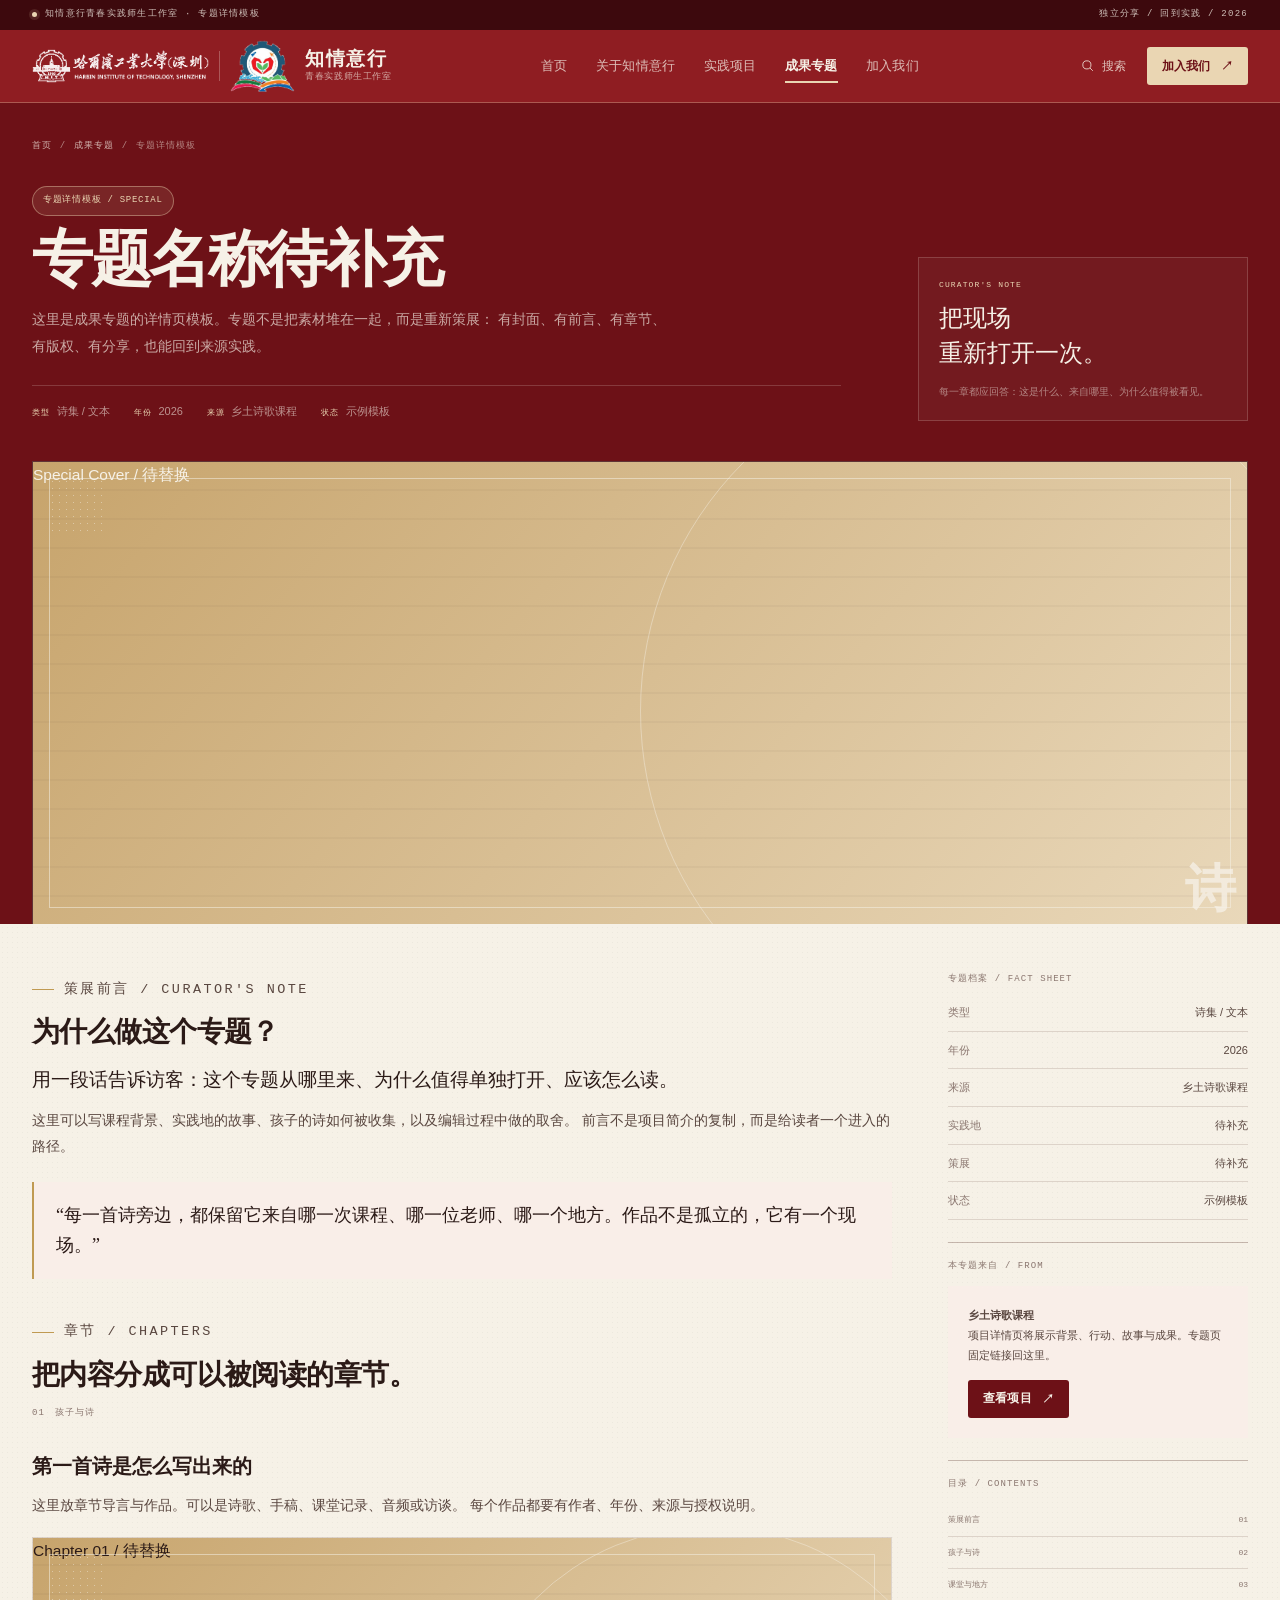
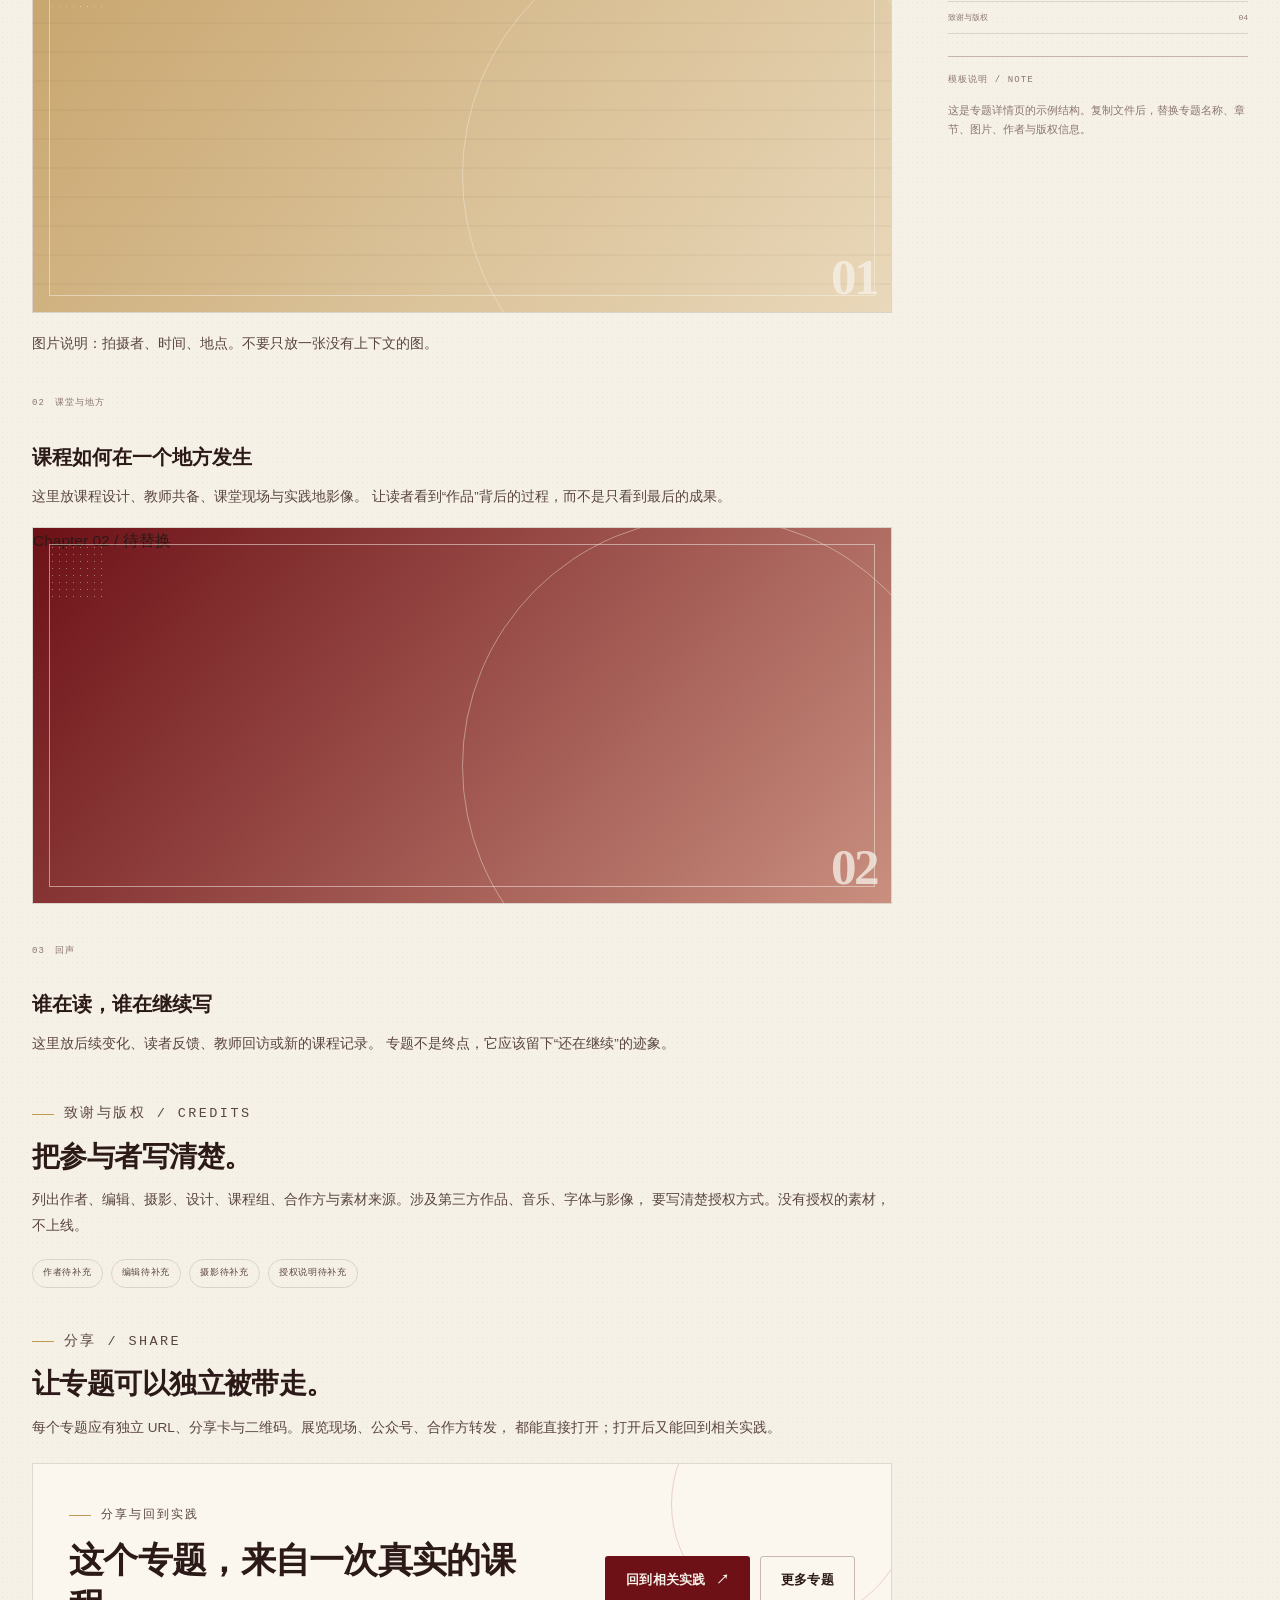
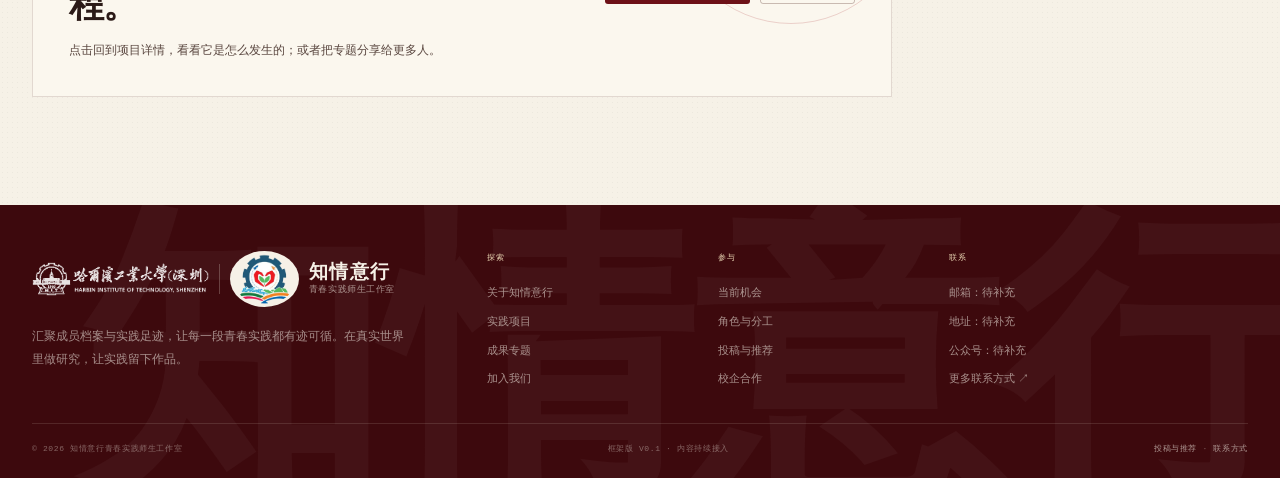
<file: special-detail.html>
<!doctype html>
<html lang="zh-CN">
<head>
  <meta charset="utf-8">
  <meta name="viewport" content="width=device-width, initial-scale=1">
  <title>专题详情模板 · 知情意行青春实践师生工作室</title>
  <meta name="description" content="知情意行青春实践师生工作室成果专题详情页模板：策展前言、章节、来源实践与分享。">
  <meta name="theme-color" content="#6d1117">
  <link rel="icon" href="assets/img/studio-favicon.png" type="image/png">
  <link rel="stylesheet" href="assets/css/style.css">
</head>
<body data-page="outcomes">
  <a class="skip-link" href="#main">跳到主要内容</a>

  <div class="topline">
    <div class="container topline__inner">
      <span class="topline__status">知情意行青春实践师生工作室 · 专题详情模板</span>
      <span>独立分享 / 回到实践 / 2026</span>
    </div>
  </div>

  <header class="site-header">
    <div class="container header__inner">
      <a class="brand brand--lockup" href="index.html" aria-label="哈尔滨工业大学（深圳）知情意行青春实践师生工作室">
        <img class="brand__hitsz" src="assets/img/hitsz-logo-transparent.png" alt="" width="464" height="89">
        <img class="brand__hitsz brand__hitsz--mobile" src="assets/img/hitsz-mark.png" alt="" width="106" height="93">
        <span class="brand__divider" aria-hidden="true"></span>
        <img class="brand__mark brand__mark--studio" src="assets/img/studio-mark-transparent.png" alt="" width="698" height="557">
        <span class="brand__text">
          <span class="brand__inst">哈尔滨工业大学（深圳）</span>
          <span class="brand__name">知情意行</span>
          <span class="brand__en">青春实践师生工作室</span>
        </span>
      </a>
      <nav class="site-nav" aria-label="主导航">
        <a href="index.html" data-nav="home">首页</a>
        <a href="about.html" data-nav="about">关于知情意行</a>
        <a href="practice.html" data-nav="practice">实践项目</a>
        <a href="outcomes.html" data-nav="outcomes">成果专题</a>
        <a href="join.html" data-nav="join">加入我们</a>
      </nav>
      <div class="header-actions">
        <button class="icon-btn" type="button" data-search-open aria-label="搜索站内内容">
          <svg viewBox="0 0 24 24" fill="none" stroke="currentColor" stroke-width="1.6" aria-hidden="true">
            <circle cx="11" cy="11" r="6.5"></circle>
            <path d="m16 16 4.5 4.5"></path>
          </svg>
          <span>搜索</span>
        </button>
        <a class="btn btn--solid btn--small" href="join.html">加入我们 <span class="arrow">↗</span></a>
        <button class="menu-toggle" type="button" data-menu-open aria-label="打开菜单" aria-expanded="false" aria-controls="mobile-panel">
          <span></span><span></span>
        </button>
      </div>
    </div>
  </header>

  <div class="mobile-panel" id="mobile-panel" data-mobile-panel aria-hidden="true">
    <div class="mobile-panel__top">
      <span class="mono">知情意行 / MENU</span>
      <button class="mobile-panel__close" type="button" data-menu-close aria-label="关闭菜单">×</button>
    </div>
    <nav class="mobile-nav" aria-label="移动端主导航">
      <a href="index.html" data-nav="home">首页 <span>01</span></a>
      <a href="about.html" data-nav="about">关于知情意行 <span>02</span></a>
      <a href="practice.html" data-nav="practice">实践项目 <span>03</span></a>
      <a href="outcomes.html" data-nav="outcomes">成果专题 <span>04</span></a>
      <a href="join.html" data-nav="join">加入我们 <span>05</span></a>
    </nav>
    <div class="mobile-panel__foot">
      <p>从问题到现场，再到作品。</p>
      <p>内容与案例持续接入中。</p>
    </div>
  </div>

  <div class="search-modal" data-search-modal hidden>
    <div class="search-box" role="dialog" aria-modal="true" aria-label="站内搜索">
      <div class="search-box__top">
        <p>Search / 站内搜索</p>
        <button class="search-close" type="button" data-search-close aria-label="关闭搜索">×</button>
      </div>
      <label class="sr-only" for="site-search">搜索站内内容</label>
      <input id="site-search" type="search" placeholder="搜索栏目、项目或专题…" autocomplete="off" data-search-input>
      <div class="search-results" data-search-results></div>
      <p class="form-note">按 Esc 关闭 · Ctrl / ⌘ + K 快速打开</p>
    </div>
  </div>

  <main id="main">
    <section class="detail-hero">
      <div class="container">
        <nav class="breadcrumb" aria-label="面包屑">
          <a href="index.html">首页</a>
          <span>/</span>
          <a href="outcomes.html">成果专题</a>
          <span>/</span>
          <span>专题详情模板</span>
        </nav>
        <div class="detail-hero__grid">
          <div class="reveal">
            <span class="tag tag--gold">专题详情模板 / Special</span>
            <h1>专题名称待补充</h1>
            <p class="detail-hero__lead">
              这里是成果专题的详情页模板。专题不是把素材堆在一起，而是重新策展：
              有封面、有前言、有章节、有版权、有分享，也能回到来源实践。
            </p>
            <div class="detail-hero__meta">
              <span><b>类型</b>诗集 / 文本</span>
              <span><b>年份</b>2026</span>
              <span><b>来源</b>乡土诗歌课程</span>
              <span><b>状态</b>示例模板</span>
            </div>
          </div>
          <aside class="detail-hero__aside reveal" data-delay="1">
            <p>Curator's Note</p>
            <strong>把现场<br>重新打开一次。</strong>
            <small>每一章都应回答：这是什么、来自哪里、为什么值得被看见。</small>
          </aside>
        </div>
        <div class="detail-hero__visual reveal">
          <div class="visual visual--poem">
            <span class="visual__grid"></span>
            <span class="visual__word">诗</span>
            <span class="visual__label">Special Cover / 待替换</span>
          </div>
        </div>
      </div>
    </section>

    <div class="container detail-layout">
      <article class="detail-main">
        <section>
          <p class="eyebrow">策展前言 / Curator's Note</p>
          <h2>为什么做这个专题？</h2>
          <p class="lead">
            用一段话告诉访客：这个专题从哪里来、为什么值得单独打开、应该怎么读。
          </p>
          <p>
            这里可以写课程背景、实践地的故事、孩子的诗如何被收集，以及编辑过程中做的取舍。
            前言不是项目简介的复制，而是给读者一个进入的路径。
          </p>
          <blockquote>
            “每一首诗旁边，都保留它来自哪一次课程、哪一位老师、哪一个地方。作品不是孤立的，它有一个现场。”
          </blockquote>
        </section>

        <section>
          <p class="eyebrow">章节 / Chapters</p>
          <h2>把内容分成可以被阅读的章节。</h2>

          <div class="chapter">
            <div class="chapter__label"><span>01</span> 孩子与诗</div>
            <h3>第一首诗是怎么写出来的</h3>
            <p>
              这里放章节导言与作品。可以是诗歌、手稿、课堂记录、音频或访谈。
              每个作品都要有作者、年份、来源与授权说明。
            </p>
            <div class="chapter__visual">
              <div class="visual visual--poem">
                <span class="visual__grid"></span>
                <span class="visual__word">01</span>
                <span class="visual__label">Chapter 01 / 待替换</span>
              </div>
            </div>
            <p>图片说明：拍摄者、时间、地点。不要只放一张没有上下文的图。</p>
          </div>

          <div class="chapter">
            <div class="chapter__label"><span>02</span> 课堂与地方</div>
            <h3>课程如何在一个地方发生</h3>
            <p>
              这里放课程设计、教师共备、课堂现场与实践地影像。
              让读者看到“作品”背后的过程，而不是只看到最后的成果。
            </p>
            <div class="chapter__visual">
              <div class="visual visual--film">
                <span class="visual__grid"></span>
                <span class="visual__word">02</span>
                <span class="visual__label">Chapter 02 / 待替换</span>
              </div>
            </div>
          </div>

          <div class="chapter">
            <div class="chapter__label"><span>03</span> 回声</div>
            <h3>谁在读，谁在继续写</h3>
            <p>
              这里放后续变化、读者反馈、教师回访或新的课程记录。
              专题不是终点，它应该留下“还在继续”的迹象。
            </p>
          </div>
        </section>

        <section>
          <p class="eyebrow">致谢与版权 / Credits</p>
          <h2>把参与者写清楚。</h2>
          <p>
            列出作者、编辑、摄影、设计、课程组、合作方与素材来源。涉及第三方作品、音乐、字体与影像，
            要写清楚授权方式。没有授权的素材，不上线。
          </p>
          <div class="page-hero__note">
            <span class="tag">作者待补充</span>
            <span class="tag">编辑待补充</span>
            <span class="tag">摄影待补充</span>
            <span class="tag">授权说明待补充</span>
          </div>
        </section>

        <section>
          <p class="eyebrow">分享 / Share</p>
          <h2>让专题可以独立被带走。</h2>
          <p>
            每个专题应有独立 URL、分享卡与二维码。展览现场、公众号、合作方转发，
            都能直接打开；打开后又能回到相关实践。
          </p>
          <div class="cta-panel" style="margin-top: 22px;">
            <div>
              <p class="eyebrow">分享与回到实践</p>
              <h2>这个专题，来自一次真实的课程。</h2>
              <p>点击回到项目详情，看看它是怎么发生的；或者把专题分享给更多人。</p>
            </div>
            <div class="cta-panel__actions">
              <a class="btn btn--solid" href="project-detail.html">回到相关实践 <span class="arrow">↗</span></a>
              <a class="btn btn--ghost" href="outcomes.html">更多专题</a>
            </div>
          </div>
        </section>
      </article>

      <aside class="detail-sidebar">
        <div class="sidebar-block">
          <h3>专题档案 / Fact Sheet</h3>
          <dl class="fact-list">
            <div><dt>类型</dt><dd>诗集 / 文本</dd></div>
            <div><dt>年份</dt><dd>2026</dd></div>
            <div><dt>来源</dt><dd>乡土诗歌课程</dd></div>
            <div><dt>实践地</dt><dd>待补充</dd></div>
            <div><dt>策展</dt><dd>待补充</dd></div>
            <div><dt>状态</dt><dd>示例模板</dd></div>
          </dl>
        </div>

        <div class="sidebar-block">
          <h3>本专题来自 / From</h3>
          <div class="sidebar-card">
            <p><strong>乡土诗歌课程</strong><br>项目详情页将展示背景、行动、故事与成果。专题页固定链接回这里。</p>
            <a class="btn btn--solid btn--small" href="project-detail.html">查看项目 <span class="arrow">↗</span></a>
          </div>
        </div>

        <div class="sidebar-block">
          <h3>目录 / Contents</h3>
          <div class="sidebar-list">
            <a href="#main"><span>策展前言</span><span>01</span></a>
            <a href="#main"><span>孩子与诗</span><span>02</span></a>
            <a href="#main"><span>课堂与地方</span><span>03</span></a>
            <a href="#main"><span>致谢与版权</span><span>04</span></a>
          </div>
        </div>

        <div class="sidebar-block">
          <h3>模板说明 / Note</h3>
          <p class="muted" style="font-size: 11px; line-height: 1.8;">这是专题详情页的示例结构。复制文件后，替换专题名称、章节、图片、作者与版权信息。</p>
        </div>
      </aside>
    </div>
  </main>

  <footer class="site-footer">
    <div class="container">
      <div class="footer__grid">
        <div class="footer__brand">
          <a class="brand brand--lockup" href="index.html" aria-label="哈尔滨工业大学（深圳）知情意行青春实践师生工作室">
        <img class="brand__hitsz" src="assets/img/hitsz-logo-transparent.png" alt="" width="464" height="89">
        <img class="brand__hitsz brand__hitsz--mobile" src="assets/img/hitsz-mark.png" alt="" width="106" height="93">
        <span class="brand__divider" aria-hidden="true"></span>
        <img class="brand__mark brand__mark--studio" src="assets/img/studio-mark-transparent.png" alt="" width="698" height="557">
        <span class="brand__text">
          <span class="brand__inst">哈尔滨工业大学（深圳）</span>
          <span class="brand__name">知情意行</span>
          <span class="brand__en">青春实践师生工作室</span>
        </span>
      </a>
          <p>汇聚成员档案与实践足迹，让每一段青春实践都有迹可循。在真实世界里做研究，让实践留下作品。</p>
        </div>
        <div class="footer__col">
          <h3>探索</h3>
          <a href="about.html">关于知情意行</a>
          <a href="practice.html">实践项目</a>
          <a href="outcomes.html">成果专题</a>
          <a href="join.html">加入我们</a>
        </div>
        <div class="footer__col">
          <h3>参与</h3>
          <a href="join.html#opportunities">当前机会</a>
          <a href="join.html#roles">角色与分工</a>
          <a href="join.html#submit">投稿与推荐</a>
          <a href="join.html#cooperation">校企合作</a>
        </div>
        <div class="footer__col">
          <h3>联系</h3>
          <p>邮箱：待补充</p>
          <p>地址：待补充</p>
          <p>公众号：待补充</p>
          <a href="join.html#cooperation">更多联系方式 <span class="arrow">↗</span></a>
        </div>
      </div>
      <div class="footer__bottom">
        <span>© <span data-year>2026</span> 知情意行青春实践师生工作室</span>
        <span>框架版 v0.1 · 内容持续接入</span>
        <span><a href="join.html#submit">投稿与推荐</a> · <a href="join.html#cooperation">联系方式</a></span>
      </div>
    </div>
  </footer>

  <script src="assets/js/site.js"></script>
</body>
</html>
</file>
<file: assets/css/style.css>
/* =========================================================
   知情意行青春实践师生工作室 · 对外平台
   Design system / 2026
   ========================================================= */

:root {
  /* 主品牌：党建红 + 暖金 + 纸张底色 */
  --paper: #f6f1e7;
  --paper-2: #fbf7ee;
  --paper-3: #eee3d2;
  --ink: #2b1a17;
  --ink-soft: #59463f;
  --muted: #8b7770;
  --teal: #a31c24;
  --teal-deep: #6d1117;
  --teal-deeper: #3d090d;
  --mint: #f0dcd5;
  --mint-2: #f9eee8;
  --gold: #c09a52;
  --gold-soft: #ead6b3;
  --clay: #a33a2b;
  --line: rgba(72, 30, 24, 0.14);
  --line-strong: rgba(72, 30, 24, 0.28);
  --white: #fff;
  --serif: "Songti SC", "STSong", "Noto Serif CJK SC", "Source Han Serif SC", "SimSun", serif;
  --sans: "PingFang SC", "Hiragino Sans GB", "Microsoft YaHei", "Noto Sans CJK SC", "Helvetica Neue", Arial, sans-serif;
  --mono: "SFMono-Regular", "Cascadia Mono", Consolas, "Liberation Mono", monospace;
  --container: 1240px;
  --gutter: 32px;
  --header-h: 72px;
  --radius: 3px;
  --ease: cubic-bezier(0.22, 1, 0.36, 1);
}

*,
*::before,
*::after {
  box-sizing: border-box;
}

html {
  scroll-behavior: smooth;
  scroll-padding-top: calc(var(--header-h) + 24px);
}

body {
  margin: 0;
  color: var(--ink);
  background-color: var(--paper);
  background-image: radial-gradient(rgba(43, 26, 23, 0.045) 0.55px, transparent 0.55px);
  background-size: 5px 5px;
  font-family: var(--sans);
  font-size: 15.5px;
  line-height: 1.7;
  -webkit-font-smoothing: antialiased;
  text-rendering: optimizeLegibility;
  overflow-x: hidden;
}

body.nav-open,
body.search-open {
  overflow: hidden;
}

::selection {
  color: var(--paper);
  background: var(--teal);
}

img,
svg {
  display: block;
  max-width: 100%;
}

a {
  color: inherit;
  text-decoration: none;
}

button,
input,
select,
textarea {
  font: inherit;
  color: inherit;
}

button {
  cursor: pointer;
}

h1,
h2,
h3,
h4,
p,
figure,
blockquote {
  margin: 0;
}

ul,
ol {
  margin: 0;
  padding: 0;
  list-style: none;
}

em {
  font-style: normal;
}

code {
  padding: 1px 4px;
  border-radius: 2px;
  background: rgba(43, 26, 23, 0.07);
  font-family: var(--mono);
  font-size: 0.9em;
}

:focus-visible {
  outline: 2px solid var(--gold);
  outline-offset: 4px;
}

/* ---------- utilities ---------- */

.container {
  width: min(var(--container), calc(100% - var(--gutter) * 2));
  margin-inline: auto;
}

.section {
  padding: 72px 0;
}

.section--tight {
  padding: 46px 0;
}

.section--dark {
  color: var(--paper);
  background: var(--teal-deep);
}

.section--mint {
  background: var(--mint-2);
}

.sr-only {
  position: absolute;
  width: 1px;
  height: 1px;
  padding: 0;
  margin: -1px;
  overflow: hidden;
  clip: rect(0, 0, 0, 0);
  white-space: nowrap;
  border: 0;
}

.skip-link {
  position: fixed;
  top: 10px;
  left: 10px;
  z-index: 200;
  padding: 10px 14px;
  color: var(--paper);
  background: var(--ink);
  transform: translateY(-160%);
  transition: transform 0.2s ease;
}

.skip-link:focus {
  transform: translateY(0);
}

.mono {
  font-family: var(--mono);
  font-size: 10px;
  letter-spacing: 0.16em;
  text-transform: uppercase;
}

.eyebrow {
  display: inline-flex;
  align-items: center;
  gap: 10px;
  margin-bottom: 18px;
  color: var(--teal);
  font-family: var(--mono);
  font-size: 10px;
  letter-spacing: 0.18em;
  text-transform: uppercase;
}

.eyebrow::before {
  width: 22px;
  height: 1px;
  content: "";
  background: var(--gold);
}

.eyebrow--light {
  color: var(--gold-soft);
}

.eyebrow--light::before {
  background: var(--gold);
}

.muted {
  color: var(--muted);
}

.text-link {
  display: inline-flex;
  align-items: center;
  gap: 8px;
  padding-bottom: 2px;
  border-bottom: 1px solid var(--line-strong);
  font-size: 13px;
  font-weight: 600;
  transition: color 0.25s ease, border-color 0.25s ease;
}

.text-link:hover {
  color: var(--teal);
  border-color: var(--teal);
}

.arrow {
  display: inline-block;
  font-family: var(--sans);
  line-height: 1;
  transition: transform 0.3s var(--ease);
}

a:hover .arrow,
button:hover .arrow {
  transform: translate(3px, -3px);
}

.tag {
  display: inline-flex;
  align-items: center;
  gap: 6px;
  padding: 6px 10px;
  border: 1px solid var(--line);
  border-radius: 999px;
  color: var(--ink-soft);
  font-family: var(--mono);
  font-size: 9px;
  letter-spacing: 0.08em;
  text-transform: uppercase;
}

.tag--gold {
  color: #7a5724;
  border-color: rgba(181, 138, 74, 0.4);
  background: rgba(234, 214, 179, 0.28);
}

.tag--teal {
  color: var(--teal-deep);
  border-color: rgba(163, 28, 36, 0.34);
  background: rgba(240, 220, 213, 0.55);
}

.detail-hero .tag,
.featured .tag,
.ip-panel .tag {
  color: var(--gold-soft);
  border-color: rgba(234, 214, 179, 0.42);
  background: rgba(234, 214, 179, 0.1);
}

.badge-dot {
  width: 5px;
  height: 5px;
  border-radius: 50%;
  background: currentColor;
}

.rule {
  height: 1px;
  border: 0;
  background: var(--line);
}

/* ---------- reveal ---------- */

.reveal {
  opacity: 1;
  transform: none;
}

/* ---------- top line ---------- */

.topline {
  color: rgba(246, 241, 231, 0.78);
  background: var(--teal-deeper);
  font-family: var(--mono);
  font-size: 9px;
  letter-spacing: 0.14em;
  text-transform: uppercase;
}

.topline__inner {
  display: flex;
  align-items: center;
  justify-content: space-between;
  gap: 24px;
  min-height: 30px;
}

.topline__status {
  display: inline-flex;
  align-items: center;
  gap: 8px;
}

.topline__status::before {
  width: 5px;
  height: 5px;
  content: "";
  border-radius: 50%;
  background: var(--gold-soft);
  box-shadow: 0 0 0 3px rgba(234, 214, 179, 0.12);
}

/* ---------- header ---------- */

.site-header {
  position: sticky;
  top: 0;
  z-index: 60;
  border-bottom: 1px solid transparent;
  background: rgba(246, 241, 231, 0.84);
  backdrop-filter: blur(16px);
  transition: border-color 0.25s ease, background 0.25s ease;
}

.site-header.is-scrolled {
  border-color: var(--line);
  background: rgba(246, 241, 231, 0.94);
}

.header__inner {
  display: flex;
  align-items: center;
  justify-content: space-between;
  gap: 28px;
  min-height: var(--header-h);
}

.brand {
  display: inline-flex;
  align-items: center;
  gap: 12px;
  flex: 0 0 auto;
}

.brand__mark {
  width: 38px;
  height: 38px;
}

.brand__text {
  display: flex;
  flex-direction: column;
  line-height: 1.1;
}

.brand__name {
  font-family: var(--serif);
  font-size: 18px;
  font-weight: 700;
  letter-spacing: 0.06em;
}

.brand__en {
  margin-top: 4px;
  color: var(--muted);
  font-family: var(--mono);
  font-size: 8px;
  letter-spacing: 0.18em;
  text-transform: uppercase;
}

.brand--lockup {
  gap: 10px;
}

.brand__hitsz {
  width: auto;
  height: 34px;
  flex: 0 0 auto;
  mix-blend-mode: multiply;
}

.brand__hitsz--mobile {
  display: none;
  height: 30px;
}

.brand__divider {
  width: 1px;
  height: 30px;
  flex: 0 0 auto;
  background: var(--line-strong);
}

.brand__inst {
  display: none;
  color: var(--muted);
  font-family: var(--mono);
  font-size: 7px;
  line-height: 1.4;
  letter-spacing: 0.04em;
}

.brand__mark--studio {
  width: auto;
  height: 52px;
  flex: 0 0 auto;
  mix-blend-mode: multiply;
}

.brand--lockup .brand__name {
  font-size: 19px;
  letter-spacing: 0.08em;
}

.brand--lockup .brand__en {
  margin-top: 3px;
  color: var(--ink-soft);
  font-size: 9px;
  letter-spacing: 0.06em;
  text-transform: none;
}

.site-nav {
  display: flex;
  align-items: center;
  gap: clamp(18px, 2.2vw, 34px);
}

.site-nav a {
  position: relative;
  padding: 8px 0;
  color: var(--ink-soft);
  font-size: 13px;
  letter-spacing: 0.02em;
  white-space: nowrap;
}

.site-nav a::after {
  position: absolute;
  right: 0;
  bottom: 2px;
  left: 0;
  height: 1px;
  content: "";
  background: var(--teal);
  transform: scaleX(0);
  transform-origin: right;
  transition: transform 0.3s var(--ease);
}

.site-nav a:hover {
  color: var(--ink);
}

.site-nav a:hover::after,
.site-nav a[aria-current="page"]::after {
  transform: scaleX(1);
  transform-origin: left;
}

.site-nav a[aria-current="page"] {
  color: var(--ink);
  font-weight: 600;
}

.header-actions {
  display: flex;
  align-items: center;
  gap: 10px;
  flex: 0 0 auto;
}

.icon-btn {
  display: inline-flex;
  align-items: center;
  gap: 7px;
  padding: 9px 10px;
  border: 1px solid transparent;
  border-radius: var(--radius);
  color: var(--ink-soft);
  background: transparent;
  font-size: 12px;
  transition: border-color 0.2s ease, color 0.2s ease;
}

.icon-btn:hover {
  color: var(--ink);
  border-color: var(--line);
}

.icon-btn svg {
  width: 15px;
  height: 15px;
}

.menu-toggle {
  display: none;
  width: 42px;
  height: 42px;
  border: 1px solid var(--line-strong);
  border-radius: var(--radius);
  background: transparent;
}

.menu-toggle span {
  display: block;
  width: 16px;
  height: 1px;
  margin: 4px auto;
  background: var(--ink);
  transition: transform 0.3s ease, opacity 0.3s ease;
}

/* Red first-level navigation bar */
.site-header {
  border-bottom: 1px solid rgba(234, 214, 179, 0.32);
  background: #8f1d22;
  backdrop-filter: none;
}

.site-header.is-scrolled {
  border-color: rgba(234, 214, 179, 0.38);
  background: #7a151a;
  box-shadow: 0 8px 24px rgba(61, 9, 13, 0.18);
}

.site-header .brand__hitsz {
  filter: brightness(0) invert(1);
  opacity: 0.92;
  mix-blend-mode: normal;
}

.site-header .brand__divider {
  background: rgba(246, 241, 231, 0.28);
}

.site-header .brand__mark--studio {
  mix-blend-mode: normal;
}

.site-header .brand__name {
  color: var(--paper);
}

.site-header .brand__en {
  color: rgba(246, 241, 231, 0.66);
}

.site-header .brand__inst {
  color: rgba(246, 241, 231, 0.52);
}

.site-header .site-nav a {
  color: rgba(246, 241, 231, 0.76);
}

.site-header .site-nav a:hover,
.site-header .site-nav a[aria-current="page"] {
  color: var(--paper);
}

.site-header .site-nav a::after {
  height: 2px;
  background: var(--gold-soft);
}

.site-header .icon-btn {
  color: rgba(246, 241, 231, 0.78);
}

.site-header .icon-btn:hover {
  color: var(--paper);
  border-color: rgba(246, 241, 231, 0.28);
}

.site-header .header-actions .btn--solid {
  color: var(--teal-deep);
  background: var(--gold-soft);
}

.site-header .header-actions .btn--solid:hover {
  background: #f4e3c8;
}

.site-header .menu-toggle {
  border-color: rgba(246, 241, 231, 0.32);
}

.site-header .menu-toggle span {
  background: var(--paper);
}

.footer__brand .brand__mark--studio {
  height: 56px;
  padding: 0;
  border-radius: 0;
  background: transparent;
  mix-blend-mode: normal;
}

/* ---------- buttons ---------- */

.btn {
  display: inline-flex;
  align-items: center;
  justify-content: center;
  gap: 10px;
  min-height: 48px;
  padding: 0 20px;
  border: 1px solid transparent;
  border-radius: var(--radius);
  font-size: 13px;
  font-weight: 600;
  letter-spacing: 0.02em;
  white-space: nowrap;
  transition: color 0.25s ease, background 0.25s ease, border-color 0.25s ease, transform 0.25s var(--ease);
}

.btn:hover {
  transform: translateY(-2px);
}

.btn--solid {
  color: var(--paper);
  background: var(--teal-deep);
}

.btn--solid:hover {
  background: var(--teal);
}

.btn--ghost {
  color: var(--ink);
  border-color: var(--line-strong);
  background: transparent;
}

.btn--ghost:hover {
  border-color: var(--ink);
  background: rgba(43, 26, 23, 0.04);
}

.btn--light {
  color: var(--teal-deep);
  background: var(--paper);
}

.btn--light:hover {
  background: var(--mint);
}

.btn--outline-light {
  color: var(--paper);
  border-color: rgba(246, 241, 231, 0.35);
  background: transparent;
}

.btn--outline-light:hover {
  border-color: var(--paper);
  background: rgba(246, 241, 231, 0.08);
}

.btn--small {
  min-height: 38px;
  padding: 0 14px;
  font-size: 12px;
}

.btn--block {
  width: 100%;
}

/* ---------- mobile panel ---------- */

.mobile-panel {
  position: fixed;
  inset: 0;
  z-index: 80;
  display: flex;
  flex-direction: column;
  padding: 20px var(--gutter) 32px;
  color: var(--paper);
  background: var(--teal-deep);
  visibility: hidden;
  opacity: 0;
  transform: translateY(-12px);
  transition: opacity 0.3s ease, transform 0.4s var(--ease), visibility 0.3s;
}

.mobile-panel.is-open {
  visibility: visible;
  opacity: 1;
  transform: none;
}

.mobile-panel__top {
  display: flex;
  align-items: center;
  justify-content: space-between;
  padding-bottom: 22px;
  border-bottom: 1px solid rgba(246, 241, 231, 0.18);
}

.mobile-panel__close {
  width: 42px;
  height: 42px;
  color: var(--paper);
  border: 1px solid rgba(246, 241, 231, 0.3);
  border-radius: 50%;
  background: transparent;
  font-size: 20px;
  line-height: 1;
}

.mobile-nav {
  display: flex;
  flex-direction: column;
  margin-top: 12px;
}

.mobile-nav a {
  display: flex;
  align-items: baseline;
  justify-content: space-between;
  padding: 16px 0;
  border-bottom: 1px solid rgba(246, 241, 231, 0.14);
  font-family: var(--serif);
  font-size: 28px;
}

.mobile-nav a span {
  color: var(--gold-soft);
  font-family: var(--mono);
  font-size: 9px;
  letter-spacing: 0.12em;
}

.mobile-panel__foot {
  margin-top: auto;
  padding-top: 26px;
  color: rgba(246, 241, 231, 0.6);
  font-size: 12px;
}

/* ---------- hero ---------- */

.hero {
  position: relative;
  padding: 56px 0 40px;
  overflow: hidden;
}

.hero::before {
  position: absolute;
  top: 8%;
  right: -8%;
  width: 36vw;
  height: 36vw;
  min-width: 340px;
  min-height: 340px;
  content: "";
  border: 1px solid rgba(163, 28, 36, 0.12);
  border-radius: 50%;
  pointer-events: none;
}

.hero__grid {
  position: relative;
  z-index: 1;
  display: grid;
  grid-template-columns: minmax(0, 1.28fr) minmax(340px, 0.72fr);
  gap: clamp(36px, 5vw, 64px);
  align-items: center;
}

.hero__title {
  max-width: 780px;
  margin: 14px 0 20px;
  font-family: var(--serif);
  font-size: clamp(3.1rem, 5.6vw, 5.1rem);
  font-weight: 600;
  line-height: 1.04;
  letter-spacing: -0.04em;
}

.hero__title span {
  display: block;
}

.hero__title em {
  position: relative;
  isolation: isolate;
  color: var(--teal);
}

.hero__title em::after {
  position: absolute;
  right: 2%;
  bottom: 6%;
  left: 2%;
  height: 7px;
  content: "";
  background: var(--gold-soft);
  opacity: 0.62;
  z-index: -1;
}

.hero__lead {
  max-width: 36rem;
  color: var(--ink-soft);
  font-size: 14.5px;
  line-height: 1.85;
}

.hero__actions {
  display: flex;
  flex-wrap: wrap;
  gap: 12px;
  margin-top: 30px;
}

.hero__meta {
  display: grid;
  grid-template-columns: repeat(3, 1fr);
  gap: 20px;
  max-width: 620px;
  margin-top: 34px;
  padding-top: 14px;
  border-top: 1px solid var(--line);
}

.hero__meta-item strong {
  display: block;
  margin-bottom: 2px;
  font-family: var(--serif);
  font-size: 20px;
  font-weight: 600;
  line-height: 1.2;
}

.hero__meta-item span {
  color: var(--muted);
  font-size: 11px;
}

.hero-art {
  position: relative;
  min-height: 520px;
  overflow: hidden;
  border-radius: var(--radius);
  background: var(--teal-deep);
  box-shadow: 0 30px 70px rgba(61, 9, 13, 0.16);
}

.hero-art__svg {
  position: absolute;
  inset: 0;
  width: 100%;
  height: 100%;
}

.hero-art__top {
  position: absolute;
  top: 22px;
  right: 24px;
  left: 24px;
  z-index: 2;
  display: flex;
  justify-content: space-between;
  color: rgba(246, 241, 231, 0.72);
  font-family: var(--mono);
  font-size: 9px;
  letter-spacing: 0.14em;
}

.hero-art__stamp {
  position: absolute;
  top: 92px;
  right: 24px;
  z-index: 2;
  display: grid;
  place-items: center;
  width: 82px;
  height: 82px;
  color: var(--gold-soft);
  border: 1px solid rgba(234, 214, 179, 0.5);
  border-radius: 50%;
  font-family: var(--serif);
  font-size: 11px;
  line-height: 1.45;
  letter-spacing: 0.08em;
  text-align: center;
  transform: rotate(8deg);
}

.hero-art__stamp::before {
  position: absolute;
  inset: 7px;
  content: "";
  border: 1px solid rgba(234, 214, 179, 0.25);
  border-radius: 50%;
}

.hero-art__caption {
  position: absolute;
  right: 22px;
  bottom: 22px;
  left: 22px;
  z-index: 2;
  padding: 18px 20px;
  color: var(--ink);
  background: rgba(251, 247, 238, 0.94);
  border-left: 2px solid var(--gold);
  backdrop-filter: blur(8px);
}

.hero-art__caption p {
  font-family: var(--serif);
  font-size: 14px;
  line-height: 1.75;
}

.hero-art__caption span {
  display: block;
  margin-top: 8px;
  color: var(--muted);
  font-family: var(--mono);
  font-size: 8px;
  letter-spacing: 0.14em;
  text-transform: uppercase;
}

/* ---------- manifesto ---------- */

.manifesto {
  padding: 40px 0 44px;
  border-top: 1px solid var(--line);
}

.manifesto__grid {
  display: grid;
  grid-template-columns: 0.5fr 1.5fr;
  gap: clamp(28px, 5vw, 56px);
  align-items: start;
}

.manifesto__label {
  color: var(--muted);
  font-family: var(--mono);
  font-size: 10px;
  letter-spacing: 0.16em;
  line-height: 1.9;
  text-transform: uppercase;
}

.manifesto__label strong {
  display: block;
  margin-bottom: 6px;
  color: var(--ink);
  font-family: var(--serif);
  font-size: 18px;
  font-weight: 600;
  letter-spacing: 0.04em;
  text-transform: none;
}

.manifesto__text {
  max-width: 820px;
  color: var(--ink-soft);
  font-family: var(--sans);
  font-size: 16px;
  font-weight: 400;
  line-height: 1.9;
  letter-spacing: 0;
}

.manifesto__text .accent {
  color: var(--teal);
  border-bottom: 2px solid var(--gold-soft);
}

.manifesto__foot {
  display: flex;
  flex-wrap: wrap;
  gap: 8px;
  margin-top: 18px;
}

/* ---------- section head ---------- */

.section-head {
  display: flex;
  align-items: flex-end;
  justify-content: space-between;
  gap: 28px;
  margin-bottom: 30px;
}

.section-head__main {
  max-width: 720px;
}

.section-head h2 {
  font-family: var(--serif);
  font-size: clamp(1.8rem, 3vw, 2.6rem);
  font-weight: 600;
  line-height: 1.2;
  letter-spacing: -0.03em;
}

.section-head p {
  max-width: 560px;
  margin-top: 10px;
  color: var(--ink-soft);
  font-size: 13px;
  line-height: 1.8;
}

.section-head__link {
  flex: 0 0 auto;
  margin-bottom: 4px;
}

.section-head--light h2 {
  color: var(--paper);
}

.section-head--light p {
  color: rgba(246, 241, 231, 0.66);
}

.section-head--light .text-link {
  color: var(--paper);
  border-color: rgba(246, 241, 231, 0.4);
}

.section-head--light .text-link:hover {
  color: var(--gold-soft);
  border-color: var(--gold-soft);
}

/* ---------- featured case ---------- */

.featured {
  position: relative;
  padding: 64px 0;
  overflow: hidden;
  color: var(--paper);
  background: var(--teal-deep);
}

.featured::before {
  position: absolute;
  top: -80px;
  right: -20px;
  content: "03";
  color: rgba(246, 241, 231, 0.035);
  font-family: var(--serif);
  font-size: 36vw;
  font-weight: 700;
  line-height: 1;
  pointer-events: none;
}

.featured__grid {
  position: relative;
  z-index: 1;
  display: grid;
  grid-template-columns: 1.06fr 0.94fr;
  gap: clamp(40px, 6vw, 80px);
  align-items: center;
}

.featured__visual {
  position: relative;
  aspect-ratio: 4 / 3;
  overflow: hidden;
  border: 1px solid rgba(246, 241, 231, 0.18);
  background: #4a0c10;
}

.featured__visual svg {
  width: 100%;
  height: 100%;
}

.featured__visual-label {
  position: absolute;
  top: 16px;
  left: 16px;
  z-index: 2;
  padding: 6px 9px;
  color: var(--teal-deep);
  background: var(--gold-soft);
  font-family: var(--mono);
  font-size: 8px;
  letter-spacing: 0.12em;
  text-transform: uppercase;
}

.featured__visual .visual__word {
  font-size: clamp(80px, 11vw, 150px);
  opacity: 0.5;
}

.featured__copy h2 {
  max-width: 640px;
  margin: 6px 0 14px;
  font-family: var(--serif);
  font-size: clamp(1.9rem, 3vw, 2.8rem);
  font-weight: 600;
  line-height: 1.24;
  letter-spacing: -0.03em;
}

.featured__lead {
  max-width: 48rem;
  color: rgba(246, 241, 231, 0.72);
  font-size: 13px;
  line-height: 1.85;
}

.featured__steps {
  display: grid;
  grid-template-columns: repeat(3, 1fr);
  gap: 18px;
  margin-top: 24px;
  padding-top: 18px;
  border-top: 1px solid rgba(246, 241, 231, 0.18);
}

.featured__step span {
  display: block;
  margin-bottom: 7px;
  color: var(--gold-soft);
  font-family: var(--mono);
  font-size: 9px;
  letter-spacing: 0.14em;
}

.featured__step h3 {
  margin-bottom: 6px;
  font-family: var(--serif);
  font-size: 16px;
  font-weight: 600;
}

.featured__step p {
  color: rgba(246, 241, 231, 0.6);
  font-size: 11px;
  line-height: 1.7;
}

.featured__actions {
  display: flex;
  flex-wrap: wrap;
  gap: 10px;
  margin-top: 28px;
}

/* ---------- case carousel ---------- */

.case-carousel {
  position: relative;
  border: 1px solid rgba(246, 241, 231, 0.18);
  background: rgba(61, 9, 13, 0.22);
}

.case-carousel__top {
  display: flex;
  align-items: center;
  justify-content: space-between;
  gap: 20px;
  padding: 14px 20px;
  border-bottom: 1px solid rgba(246, 241, 231, 0.18);
  color: rgba(246, 241, 231, 0.62);
  font-family: var(--mono);
  font-size: 9px;
  letter-spacing: 0.13em;
  text-transform: uppercase;
}

.case-carousel__controls {
  display: flex;
  align-items: center;
  gap: 12px;
  color: var(--gold-soft);
}

.case-carousel__controls button {
  display: grid;
  place-items: center;
  width: 30px;
  height: 30px;
  color: var(--paper);
  border: 1px solid rgba(246, 241, 231, 0.3);
  border-radius: 50%;
  background: transparent;
  transition: background 0.2s ease, color 0.2s ease;
}

.case-carousel__controls button:hover {
  color: var(--teal-deep);
  background: var(--gold-soft);
}

.case-carousel__viewport {
  overflow: hidden;
}

.case-carousel__track {
  display: flex;
  transition: transform 0.7s var(--ease);
  will-change: transform;
}

.case-slide {
  display: grid;
  grid-template-columns: minmax(0, 1.08fr) minmax(280px, 0.92fr);
  gap: 34px;
  flex: 0 0 100%;
  align-items: stretch;
  min-height: 420px;
  padding: 34px;
  background: linear-gradient(135deg, rgba(143, 29, 34, 0.5), rgba(61, 9, 13, 0.28));
}

.case-slide__copy {
  display: flex;
  flex-direction: column;
  justify-content: center;
}

.case-slide h2 {
  margin: 4px 0 14px;
  color: var(--paper);
  font-family: var(--serif);
  font-size: clamp(2rem, 3.2vw, 3rem);
  font-weight: 600;
  line-height: 1.25;
  letter-spacing: -0.03em;
}

.case-slide__lead {
  max-width: 540px;
  color: rgba(246, 241, 231, 0.68);
  font-size: 12.5px;
  line-height: 1.85;
}

.case-slide__tags {
  display: flex;
  flex-wrap: wrap;
  gap: 7px;
  margin-top: 16px;
}

.case-slide__tags .tag {
  color: var(--gold-soft);
  border-color: rgba(234, 214, 179, 0.28);
  background: rgba(234, 214, 179, 0.07);
}

.case-slide__actions {
  display: flex;
  flex-wrap: wrap;
  gap: 9px;
  margin-top: 22px;
}

.case-slide__art {
  position: relative;
  min-height: 300px;
  overflow: hidden;
  border: 1px solid rgba(246, 241, 231, 0.18);
}

.case-slide__art .visual {
  position: absolute;
  inset: 0;
}

.case-carousel__dots {
  display: flex;
  justify-content: center;
  gap: 7px;
  padding: 13px 20px;
  border-top: 1px solid rgba(246, 241, 231, 0.18);
}

.case-carousel__dots button {
  width: 22px;
  height: 3px;
  border: 0;
  background: rgba(246, 241, 231, 0.25);
  transition: background 0.2s ease, width 0.2s ease;
}

.case-carousel__dots button.is-active {
  width: 38px;
  background: var(--gold-soft);
}

/* ---------- news ticker ---------- */

.news-ticker {
  overflow: hidden;
  border: 1px solid var(--line);
  background: rgba(251, 247, 238, 0.52);
}

.news-ticker__viewport {
  height: 216px;
  overflow: hidden;
}

.news-ticker__track {
  transition: transform 0.6s var(--ease);
}

.news-ticker__item {
  display: grid;
  grid-template-columns: 54px minmax(0, 1fr) 18px;
  gap: 14px;
  align-items: center;
  height: 54px;
  padding: 0 16px;
  border-bottom: 1px solid var(--line);
  transition: background 0.2s ease;
}

.news-ticker__item:hover {
  background: rgba(163, 28, 36, 0.045);
}

.news-ticker__date {
  color: var(--teal);
  font-family: var(--mono);
  font-size: 10px;
  letter-spacing: 0.04em;
}

.news-ticker__title {
  overflow: hidden;
  color: var(--ink-soft);
  font-size: 12px;
  line-height: 1.5;
  text-overflow: ellipsis;
  white-space: nowrap;
  transition: color 0.2s ease;
}

.news-ticker__item:hover .news-ticker__title {
  color: var(--ink);
}

.news-ticker__arrow {
  color: var(--muted);
  font-size: 13px;
}

.news-ticker__foot {
  display: flex;
  align-items: center;
  justify-content: space-between;
  gap: 12px;
  padding: 9px 16px;
  border-top: 1px solid var(--line);
  color: var(--muted);
  font-family: var(--mono);
  font-size: 8px;
  letter-spacing: 0.07em;
}

.news-ticker__foot a {
  color: var(--teal);
}

/* ---------- three lines ---------- */

.lines-grid {
  display: grid;
  grid-template-columns: repeat(2, 1fr);
  gap: 24px;
}

.line-card {
  display: flex;
  flex-direction: column;
  min-height: 340px;
  padding-top: 18px;
  border-top: 2px solid var(--ink);
}

.line-card__band {
  position: relative;
  height: 78px;
  margin-bottom: 18px;
  overflow: hidden;
  border: 1px solid var(--line);
  background: var(--mint-2);
}

.line-card__band::before,
.line-card__band::after {
  position: absolute;
  content: "";
}

.line-card__band::before {
  inset: 16px;
  border: 1px solid rgba(43, 26, 23, 0.2);
}

.line-card__band::after {
  right: -20px;
  bottom: -40px;
  width: 120px;
  height: 120px;
  border: 1px solid rgba(43, 26, 23, 0.18);
  border-radius: 50%;
}

.line-card__band--research {
  background: linear-gradient(120deg, #f2dfd7 0%, #d9b3a6 100%);
}

.line-card__band--practice {
  background: linear-gradient(120deg, #e9d8ba 0%, #d2b27e 100%);
}

.line-card__band--outcomes {
  background: linear-gradient(120deg, #f2dfd7 0%, #d9b3a6 100%);
}

.line-card__band span {
  position: absolute;
  right: 12px;
  bottom: 10px;
  z-index: 1;
  color: rgba(43, 26, 23, 0.58);
  font-family: var(--mono);
  font-size: 8px;
  letter-spacing: 0.12em;
}

.line-card__num {
  color: var(--muted);
  font-family: var(--mono);
  font-size: 9px;
  letter-spacing: 0.14em;
}

.line-card h3 {
  margin: 6px 0 8px;
  font-family: var(--serif);
  font-size: 24px;
  font-weight: 600;
  line-height: 1.25;
}

.line-card__desc {
  color: var(--ink-soft);
  font-size: 12.5px;
  line-height: 1.8;
}

.line-card__list {
  margin-top: auto;
  padding-top: 14px;
  border-top: 1px solid var(--line);
}

.line-card__list a {
  display: flex;
  align-items: baseline;
  justify-content: space-between;
  gap: 12px;
  padding: 8px 0;
  border-bottom: 1px solid var(--line);
  font-size: 11.5px;
  transition: color 0.2s ease;
}

.line-card__list a:hover {
  color: var(--teal);
}

.line-card__list span {
  color: var(--muted);
  font-family: var(--mono);
  font-size: 8px;
  white-space: nowrap;
}

.line-card__link {
  display: inline-flex;
  gap: 8px;
  align-items: center;
  margin-top: 18px;
  font-size: 12px;
  font-weight: 600;
}

/* ---------- process ---------- */

.process__grid {
  display: grid;
  grid-template-columns: repeat(4, 1fr);
  border-top: 1px solid var(--line);
  border-left: 1px solid var(--line);
}

.process__step {
  min-height: 190px;
  padding: 22px 18px;
  border-right: 1px solid var(--line);
  border-bottom: 1px solid var(--line);
}

.process__num {
  display: block;
  margin-bottom: 20px;
  color: var(--gold);
  font-family: var(--serif);
  font-size: 28px;
  line-height: 1;
}

.process__step h3 {
  margin-bottom: 6px;
  font-family: var(--serif);
  font-size: 18px;
  font-weight: 600;
}

.process__step p {
  color: var(--ink-soft);
  font-size: 11.5px;
  line-height: 1.75;
}

/* ---------- notes ---------- */

.notes__grid {
  display: grid;
  grid-template-columns: 0.62fr 1.38fr;
  gap: clamp(28px, 5vw, 56px);
}

.notes__title {
  font-family: var(--serif);
  font-size: clamp(1.7rem, 2.6vw, 2.2rem);
  font-weight: 600;
  line-height: 1.2;
  letter-spacing: -0.03em;
}

.notes__intro {
  max-width: 360px;
  margin-top: 9px;
  color: var(--muted);
  font-size: 12px;
  line-height: 1.8;
}

.note-row {
  display: grid;
  grid-template-columns: 84px minmax(0, 1fr) 82px;
  gap: 16px;
  align-items: baseline;
  padding: 14px 0;
  border-top: 1px solid var(--line);
  transition: color 0.2s ease;
}

.note-row:last-child {
  border-bottom: 1px solid var(--line);
}

.note-row:hover {
  color: var(--teal);
}

.note-row__type,
.note-row__date {
  color: var(--muted);
  font-family: var(--mono);
  font-size: 9px;
  letter-spacing: 0.1em;
}

.note-row__title {
  font-family: var(--serif);
  font-size: 16px;
  line-height: 1.45;
}

.note-row__date {
  text-align: right;
}

/* ---------- join band ---------- */

.join-band {
  position: relative;
  display: grid;
  grid-template-columns: minmax(0, 1fr) auto;
  gap: 28px;
  align-items: center;
  padding: 38px 36px;
  overflow: hidden;
  border: 1px solid var(--line);
  background: var(--mint-2);
}

.join-band::after {
  position: absolute;
  right: 18%;
  bottom: -60px;
  width: 230px;
  height: 230px;
  content: "";
  border: 1px solid rgba(163, 28, 36, 0.18);
  border-radius: 50%;
  pointer-events: none;
}

.join-band h2 {
  max-width: 680px;
  margin-top: 4px;
  font-family: var(--serif);
  font-size: clamp(1.8rem, 3vw, 2.5rem);
  font-weight: 600;
  line-height: 1.22;
  letter-spacing: -0.03em;
}

.join-band p {
  max-width: 600px;
  margin-top: 8px;
  color: var(--ink-soft);
  font-size: 12px;
}

.join-band__actions {
  position: relative;
  z-index: 1;
  display: flex;
  flex-wrap: wrap;
  gap: 10px;
}

/* ---------- page hero ---------- */

.page-hero {
  position: relative;
  padding: 50px 0 40px;
  overflow: hidden;
  border-bottom: 1px solid var(--line);
}

.page-hero__ghost {
  position: absolute;
  top: -10%;
  right: 2%;
  color: transparent;
  font-family: var(--serif);
  font-size: clamp(180px, 28vw, 420px);
  font-weight: 700;
  line-height: 1;
  -webkit-text-stroke: 1px rgba(43, 26, 23, 0.08);
  pointer-events: none;
  user-select: none;
}

.page-hero__grid {
  position: relative;
  z-index: 1;
  display: grid;
  grid-template-columns: minmax(0, 1fr) 360px;
  gap: clamp(36px, 6vw, 80px);
  align-items: end;
}

.page-hero h1 {
  max-width: 900px;
  margin: 8px 0 16px;
  font-family: var(--serif);
  font-size: clamp(3rem, 5.2vw, 4.8rem);
  font-weight: 600;
  line-height: 1.05;
  letter-spacing: -0.04em;
}

.page-hero h1 em {
  color: var(--teal);
}

.page-hero__lead {
  max-width: 640px;
  color: var(--ink-soft);
  font-size: 14px;
  line-height: 1.85;
}

.page-hero__index {
  padding-left: 26px;
  border-left: 1px solid var(--line-strong);
}

.page-hero__index p {
  margin-bottom: 12px;
  color: var(--muted);
  font-family: var(--mono);
  font-size: 9px;
  letter-spacing: 0.14em;
  text-transform: uppercase;
}

.page-hero__index a {
  display: grid;
  grid-template-columns: 34px minmax(0, 1fr) auto;
  gap: 8px;
  align-items: baseline;
  padding: 9px 0;
  border-bottom: 1px solid var(--line);
  font-size: 11.5px;
  transition: color 0.2s ease, padding 0.25s ease;
}

.page-hero__index a:hover {
  padding-left: 5px;
  color: var(--teal);
}

.page-hero__index a span {
  color: var(--muted);
  font-family: var(--mono);
  font-size: 8px;
}

.page-hero__index a i {
  color: var(--muted);
  font-style: normal;
  font-size: 11px;
}

.page-hero__note {
  display: flex;
  flex-wrap: wrap;
  gap: 8px;
  margin-top: 20px;
}

/* ---------- research section theme ---------- */

body[data-page="research"] main {
  --teal: #6c5ce7;
  --teal-deep: #1a1440;
  --teal-deeper: #0d0a24;
  --mint: #ded9ff;
  --mint-2: #f0edff;
  --gold: #8b7cf6;
  --gold-soft: #c9c2ff;
  --ink: #1d1838;
  --ink-soft: #4b4568;
  --muted: #777294;
  --paper-2: #fbfaff;
  --paper-3: #e9e5f7;
  --line: rgba(35, 28, 86, 0.15);
  --line-strong: rgba(35, 28, 86, 0.3);
  background: #f4f1fb;
}

body[data-page="research"] .page-hero {
  color: var(--paper);
  border-bottom: 0;
  background:
    radial-gradient(circle at 82% 12%, rgba(108, 92, 231, 0.38), transparent 34%),
    linear-gradient(135deg, #0d0a24 0%, #1a1440 55%, #2b206d 100%);
  isolation: isolate;
}

body[data-page="research"] .page-hero::before {
  position: absolute;
  inset: 0;
  z-index: 0;
  content: "";
  background-image:
    linear-gradient(rgba(201, 194, 255, 0.07) 1px, transparent 1px),
    linear-gradient(90deg, rgba(201, 194, 255, 0.07) 1px, transparent 1px);
  background-size: 44px 44px;
  -webkit-mask-image: linear-gradient(to bottom, #000 0%, transparent 88%);
  mask-image: linear-gradient(to bottom, #000 0%, transparent 88%);
  pointer-events: none;
}

body[data-page="research"] .page-hero::after {
  position: absolute;
  top: -18%;
  right: -8%;
  z-index: 0;
  width: 420px;
  height: 420px;
  content: "";
  border: 1px solid rgba(201, 194, 255, 0.18);
  border-radius: 50%;
  box-shadow: 0 0 0 48px rgba(201, 194, 255, 0.03), 0 0 0 96px rgba(201, 194, 255, 0.02);
  pointer-events: none;
}

body[data-page="research"] .page-hero .eyebrow {
  color: #c9c2ff;
}

body[data-page="research"] .page-hero .eyebrow::before {
  background: #8b7cf6;
}

body[data-page="research"] .page-hero h1 {
  color: var(--paper);
}

body[data-page="research"] .page-hero h1 em {
  color: #b9b0ff;
}

body[data-page="research"] .page-hero__lead {
  color: rgba(246, 241, 231, 0.72);
}

body[data-page="research"] .page-hero__index {
  border-left-color: rgba(201, 194, 255, 0.28);
}

body[data-page="research"] .page-hero__index p {
  color: rgba(201, 194, 255, 0.6);
}

body[data-page="research"] .page-hero__index a {
  color: rgba(246, 241, 231, 0.82);
  border-bottom-color: rgba(246, 241, 231, 0.14);
}

body[data-page="research"] .page-hero__index a span,
body[data-page="research"] .page-hero__index a i {
  color: rgba(201, 194, 255, 0.62);
}

body[data-page="research"] .page-hero__index a:hover {
  color: #fff;
}

body[data-page="research"] .page-hero .tag {
  color: #d8d4ff;
  border-color: rgba(201, 194, 255, 0.4);
  background: rgba(201, 194, 255, 0.1);
}

body[data-page="research"] .page-hero__ghost {
  z-index: 0;
  -webkit-text-stroke-color: rgba(201, 194, 255, 0.16);
}

body[data-page="research"] .tag--teal {
  color: #2a2266;
  border-color: rgba(108, 92, 231, 0.35);
  background: rgba(222, 217, 255, 0.65);
}

body[data-page="research"] .entry-card {
  background: rgba(252, 251, 255, 0.78);
}

body[data-page="research"] .entry-card__visual .visual__label {
  color: #2a2266;
  background: rgba(251, 250, 255, 0.92);
}

body[data-page="research"] .visual--competition {
  --v1: #17123d;
  --v2: #5b4bc4;
}

body[data-page="research"] .visual--blog {
  --v1: #2b1f6e;
  --v2: #8b7cf6;
}

body[data-page="research"] .visual--project {
  --v1: #1d1750;
  --v2: #6c5ce7;
}

body[data-page="research"] .visual--oss {
  --v1: #0d0a24;
  --v2: #4b3f9e;
}

.line-card__band--research {
  background: linear-gradient(120deg, #e2ddff 0%, #8b7cf6 100%);
}

.line-card__band--research span {
  color: rgba(255, 255, 255, 0.8);
}

/* ---------- filter bar ---------- */

.filter-bar {
  display: flex;
  flex-wrap: wrap;
  align-items: center;
  gap: 8px;
  margin: 30px 0 34px;
  padding: 13px 0;
  border-top: 1px solid var(--line);
  border-bottom: 1px solid var(--line);
}

.filter-btn {
  padding: 8px 13px;
  border: 1px solid transparent;
  border-radius: 2px;
  color: var(--ink-soft);
  background: transparent;
  font-size: 12px;
  transition: color 0.2s ease, background 0.2s ease, border-color 0.2s ease;
}

.filter-btn:hover {
  border-color: var(--line);
}

.filter-btn.is-active {
  color: var(--paper);
  background: var(--ink);
}

.filter-btn span {
  margin-left: 5px;
  color: var(--muted);
  font-family: var(--mono);
  font-size: 8px;
}

.filter-btn.is-active span {
  color: rgba(246, 241, 231, 0.6);
}

.filter-note {
  margin-left: auto;
  color: var(--muted);
  font-family: var(--mono);
  font-size: 9px;
  letter-spacing: 0.08em;
}

.filter-empty {
  display: none;
  padding: 50px 20px;
  border: 1px dashed var(--line-strong);
  color: var(--muted);
  font-size: 13px;
  text-align: center;
}

.filter-empty.is-visible {
  display: block;
}

/* ---------- entry cards ---------- */

.entry-grid {
  display: grid;
  grid-template-columns: repeat(3, minmax(0, 1fr));
  gap: 24px;
}

.entry-card {
  display: flex;
  flex-direction: column;
  min-width: 0;
  overflow: hidden;
  border: 1px solid var(--line);
  background: rgba(251, 247, 238, 0.62);
  transition: transform 0.35s var(--ease), box-shadow 0.35s ease, border-color 0.25s ease;
}

.entry-card[hidden] {
  display: none;
}

.entry-card:hover {
  border-color: var(--line-strong);
  box-shadow: 0 18px 40px rgba(43, 26, 23, 0.07);
  transform: translateY(-4px);
}

.entry-card__visual {
  position: relative;
  aspect-ratio: 16 / 10;
  overflow: hidden;
  border-bottom: 1px solid var(--line);
}

.entry-card__visual .visual__label {
  position: absolute;
  top: 12px;
  left: 12px;
  z-index: 2;
  padding: 5px 8px;
  color: var(--ink);
  background: rgba(251, 247, 238, 0.9);
  font-family: var(--mono);
  font-size: 8px;
  letter-spacing: 0.1em;
}

.entry-card__body {
  display: flex;
  flex: 1;
  flex-direction: column;
  padding: 17px;
}

.entry-card__meta {
  display: flex;
  align-items: center;
  justify-content: space-between;
  gap: 10px;
  margin-bottom: 9px;
  color: var(--muted);
  font-family: var(--mono);
  font-size: 8px;
  letter-spacing: 0.08em;
  text-transform: uppercase;
}

.entry-card__meta .tag {
  padding: 4px 7px;
  font-size: 8px;
}

.entry-card h3 {
  margin-bottom: 7px;
  font-family: var(--serif);
  font-size: 19px;
  font-weight: 600;
  line-height: 1.38;
  letter-spacing: -0.015em;
}

.entry-card p {
  color: var(--ink-soft);
  font-size: 11.5px;
  line-height: 1.75;
}

.entry-card__link {
  display: inline-flex;
  align-items: center;
  gap: 7px;
  margin-top: auto;
  padding-top: 14px;
  color: var(--teal);
  font-size: 11px;
  font-weight: 600;
}

.entry-card--wide {
  grid-column: span 2;
}

.entry-card--wide .entry-card__visual {
  aspect-ratio: 21 / 9;
}

/* ---------- visual placeholders ---------- */

.visual {
  --v1: #f1ddd5;
  --v2: #d6aa9d;
  position: relative;
  width: 100%;
  height: 100%;
  overflow: hidden;
  background: linear-gradient(130deg, var(--v1), var(--v2));
}

.visual::before {
  position: absolute;
  inset: 16px;
  content: "";
  border: 1px solid rgba(246, 241, 231, 0.52);
}

.visual::after {
  position: absolute;
  right: -8%;
  bottom: -30%;
  width: 58%;
  aspect-ratio: 1;
  content: "";
  border: 1px solid rgba(246, 241, 231, 0.42);
  border-radius: 50%;
}

.visual__word {
  position: absolute;
  right: 14px;
  bottom: 10px;
  z-index: 1;
  color: rgba(246, 241, 231, 0.76);
  font-family: var(--serif);
  font-size: clamp(34px, 4vw, 56px);
  font-weight: 700;
  line-height: 1;
  letter-spacing: -0.05em;
}

.visual__grid {
  position: absolute;
  top: 16px;
  left: 16px;
  width: 54px;
  height: 54px;
  opacity: 0.55;
  background-image: radial-gradient(rgba(246, 241, 231, 0.8) 0.8px, transparent 0.8px);
  background-size: 7px 7px;
}

.visual--competition {
  --v1: #6d1117;
  --v2: #c98f7f;
}

.visual--blog {
  --v1: #d8c19a;
  --v2: #c09a52;
}

.visual--project {
  --v1: #8f1d22;
  --v2: #d9b3a6;
}

.visual--oss {
  --v1: #273f3b;
  --v2: #57746c;
}

.visual--poem {
  --v1: #c7a46c;
  --v2: #e9d8ba;
  background:
    repeating-linear-gradient(0deg, transparent 0 27px, rgba(43, 26, 23, 0.07) 28px, transparent 29px),
    linear-gradient(130deg, var(--v1), var(--v2));
}

.visual--film {
  --v1: #6d1117;
  --v2: #c98f7f;
}

.visual--3d {
  --v1: #7a151a;
  --v2: #d9b3a6;
}

.visual--ip {
  --v1: #9a6f43;
  --v2: #d9b67f;
}

.visual--archive {
  --v1: #6d1117;
  --v2: #e2beb2;
}

.visual--story {
  --v1: #a33a2b;
  --v2: #d98d78;
}

.visual--map {
  --v1: #6d1117;
  --v2: #a31c24;
}

.visual--dark {
  --v1: #6d1117;
  --v2: #a31c24;
}

/* ---------- map panel ---------- */

.map-panel {
  position: relative;
  overflow: hidden;
  margin-bottom: 34px;
  padding: 24px;
  color: var(--paper);
  background: var(--teal-deep);
}

.map-panel__head {
  display: flex;
  align-items: center;
  justify-content: space-between;
  gap: 20px;
  margin-bottom: 16px;
  color: rgba(246, 241, 231, 0.64);
  font-family: var(--mono);
  font-size: 9px;
  letter-spacing: 0.13em;
  text-transform: uppercase;
}

.map-panel svg {
  width: 100%;
  height: auto;
}

.map-panel__legend {
  display: grid;
  grid-template-columns: repeat(3, 1fr);
  gap: 16px;
  margin-top: 18px;
  padding-top: 16px;
  border-top: 1px solid rgba(246, 241, 231, 0.18);
}

.map-panel__legend div {
  display: flex;
  align-items: baseline;
  gap: 8px;
  color: rgba(246, 241, 231, 0.62);
  font-size: 11px;
}

.map-panel__legend strong {
  color: var(--gold-soft);
  font-family: var(--mono);
  font-size: 9px;
  font-weight: 400;
}

.map-panel__note {
  margin-top: 8px;
  color: rgba(246, 241, 231, 0.42);
  font-size: 10px;
}

/* ---------- detail page ---------- */

.detail-hero {
  position: relative;
  padding: 36px 0 0;
  overflow: hidden;
  color: var(--paper);
  background: var(--teal-deep);
}

.detail-hero__grid {
  display: grid;
  grid-template-columns: minmax(0, 1fr) 330px;
  gap: clamp(36px, 6vw, 80px);
  align-items: end;
}

.breadcrumb {
  display: flex;
  flex-wrap: wrap;
  gap: 8px;
  margin-bottom: 30px;
  color: rgba(246, 241, 231, 0.52);
  font-family: var(--mono);
  font-size: 9px;
  letter-spacing: 0.1em;
  text-transform: uppercase;
}

.breadcrumb a {
  color: rgba(246, 241, 231, 0.72);
}

.breadcrumb a:hover {
  color: var(--gold-soft);
}

.detail-hero h1 {
  max-width: 900px;
  margin: 10px 0 14px;
  font-family: var(--serif);
  font-size: clamp(2.8rem, 4.8vw, 4.5rem);
  font-weight: 600;
  line-height: 1.08;
  letter-spacing: -0.04em;
}

.detail-hero__lead {
  max-width: 640px;
  color: rgba(246, 241, 231, 0.68);
  font-size: 14px;
  line-height: 1.9;
}

.detail-hero__meta {
  display: flex;
  flex-wrap: wrap;
  gap: 12px 24px;
  margin-top: 26px;
  padding-top: 16px;
  border-top: 1px solid rgba(246, 241, 231, 0.18);
  color: rgba(246, 241, 231, 0.58);
  font-size: 11px;
}

.detail-hero__meta span {
  display: inline-flex;
  gap: 7px;
  align-items: baseline;
}

.detail-hero__meta b {
  color: var(--gold-soft);
  font-family: var(--mono);
  font-size: 8px;
  font-weight: 400;
  letter-spacing: 0.1em;
  text-transform: uppercase;
}

.detail-hero__aside {
  padding: 20px;
  border: 1px solid rgba(246, 241, 231, 0.18);
  background: rgba(246, 241, 231, 0.04);
}

.detail-hero__aside p {
  margin-bottom: 10px;
  color: var(--gold-soft);
  font-family: var(--mono);
  font-size: 8px;
  letter-spacing: 0.14em;
  text-transform: uppercase;
}

.detail-hero__aside strong {
  display: block;
  font-family: var(--serif);
  font-size: 24px;
  font-weight: 500;
  line-height: 1.45;
}

.detail-hero__aside small {
  display: block;
  margin-top: 12px;
  color: rgba(246, 241, 231, 0.5);
  font-size: 10px;
  line-height: 1.7;
}

.detail-hero__visual {
  position: relative;
  aspect-ratio: 21 / 8;
  margin-top: 40px;
  overflow: hidden;
  border: 1px solid rgba(246, 241, 231, 0.18);
  border-bottom: 0;
  background: #3d090d;
}

.detail-hero__visual .visual {
  position: absolute;
  inset: 0;
}

.detail-layout {
  display: grid;
  grid-template-columns: minmax(0, 1fr) 300px;
  gap: clamp(32px, 5vw, 56px);
  padding: 48px 0 72px;
}

.detail-main {
  min-width: 0;
}

.detail-main > section {
  margin-bottom: 36px;
}

.detail-main h2 {
  margin-bottom: 12px;
  font-family: var(--serif);
  font-size: clamp(1.6rem, 2.2vw, 2rem);
  font-weight: 600;
  line-height: 1.3;
  letter-spacing: -0.02em;
}

.detail-main h3 {
  margin: 28px 0 10px;
  font-family: var(--serif);
  font-size: 20px;
  font-weight: 600;
}

.detail-main p {
  margin-bottom: 12px;
  color: var(--ink-soft);
  font-size: 13.5px;
  line-height: 1.9;
}

.detail-main p:last-child {
  margin-bottom: 0;
}

.detail-main .lead {
  color: var(--ink);
  font-family: var(--serif);
  font-size: 19px;
  line-height: 1.75;
}

.detail-main blockquote {
  margin: 22px 0;
  padding: 18px 22px;
  border-left: 2px solid var(--gold);
  background: var(--mint-2);
  font-family: var(--serif);
  font-size: 18px;
  line-height: 1.7;
}

.detail-main ol {
  counter-reset: item;
  margin: 18px 0;
}

.detail-main ol li {
  position: relative;
  padding: 12px 0 12px 38px;
  border-top: 1px solid var(--line);
  color: var(--ink-soft);
  font-size: 13px;
  line-height: 1.8;
  counter-increment: item;
}

.detail-main ol li::before {
  position: absolute;
  top: 12px;
  left: 0;
  content: counter(item, decimal-leading-zero);
  color: var(--gold);
  font-family: var(--mono);
  font-size: 9px;
  letter-spacing: 0.08em;
}

.detail-sidebar {
  position: sticky;
  top: calc(var(--header-h) + 24px);
  align-self: start;
}

.sidebar-block {
  margin-bottom: 22px;
  padding-top: 16px;
  border-top: 1px solid var(--line-strong);
}

.sidebar-block:first-child {
  margin-top: 0;
  padding-top: 0;
  border-top: 0;
}

.sidebar-block h3 {
  margin-bottom: 12px;
  color: var(--muted);
  font-family: var(--mono);
  font-size: 9px;
  font-weight: 400;
  letter-spacing: 0.12em;
  text-transform: uppercase;
}

.fact-list {
  display: flex;
  flex-direction: column;
  gap: 9px;
}

.fact-list div {
  display: flex;
  justify-content: space-between;
  gap: 12px;
  padding-bottom: 9px;
  border-bottom: 1px solid var(--line);
  font-size: 11px;
}

.fact-list dt {
  color: var(--muted);
}

.fact-list dd {
  margin: 0;
  color: var(--ink-soft);
  text-align: right;
}

.sidebar-card {
  padding: 20px;
  background: var(--mint-2);
}

.sidebar-card p {
  color: var(--ink-soft);
  font-size: 11px;
  line-height: 1.8;
}

.sidebar-card .btn {
  margin-top: 14px;
}

.sidebar-list a {
  display: flex;
  align-items: baseline;
  justify-content: space-between;
  gap: 10px;
  padding: 9px 0;
  border-bottom: 1px solid var(--line);
  font-size: 11px;
}

.sidebar-list a:hover {
  color: var(--teal);
}

.sidebar-list span {
  color: var(--muted);
  font-family: var(--mono);
  font-size: 8px;
}

.detail-note {
  padding: 18px 20px;
  border-left: 2px solid var(--gold);
  background: rgba(234, 214, 179, 0.3);
  color: var(--ink-soft);
  font-size: 11px;
  line-height: 1.8;
}

.detail-note strong {
  display: block;
  margin-bottom: 4px;
  color: var(--ink);
}

.chapter {
  margin-bottom: 40px;
}

.chapter__label {
  display: flex;
  align-items: baseline;
  gap: 10px;
  margin-bottom: 12px;
  color: var(--muted);
  font-family: var(--mono);
  font-size: 9px;
  letter-spacing: 0.12em;
  text-transform: uppercase;
}

.chapter__visual {
  position: relative;
  aspect-ratio: 16 / 7;
  margin: 18px 0;
  overflow: hidden;
  border: 1px solid var(--line);
}

.related-grid {
  display: grid;
  grid-template-columns: repeat(2, 1fr);
  gap: 14px;
}

.related-card {
  padding: 16px;
  border: 1px solid var(--line);
  transition: border-color 0.2s ease, transform 0.2s ease;
}

.related-card:hover {
  border-color: var(--line-strong);
  transform: translateY(-2px);
}

.related-card span {
  color: var(--muted);
  font-family: var(--mono);
  font-size: 8px;
  letter-spacing: 0.1em;
}

.related-card h3 {
  margin: 7px 0 5px;
  font-family: var(--serif);
  font-size: 16px;
  font-weight: 600;
}

.related-card p {
  font-size: 10px;
}

/* ---------- about ---------- */

.about-intro {
  display: grid;
  grid-template-columns: 0.7fr 1.3fr;
  gap: clamp(28px, 5vw, 56px);
  align-items: start;
}

.about-intro__label {
  color: var(--muted);
  font-family: var(--mono);
  font-size: 9px;
  letter-spacing: 0.14em;
  line-height: 2;
  text-transform: uppercase;
}

.about-intro__label strong {
  display: block;
  margin-bottom: 8px;
  color: var(--ink);
  font-family: var(--serif);
  font-size: 24px;
  font-weight: 600;
  letter-spacing: 0;
  text-transform: none;
}

.about-seal {
  display: block;
  width: 150px;
  height: 150px;
  margin-top: 22px;
  border: 1px solid var(--line);
  border-radius: 50%;
  background: var(--white);
}

.about-intro__text {
  max-width: 820px;
  color: var(--ink-soft);
  font-family: var(--sans);
  font-size: 15.5px;
  line-height: 1.9;
  letter-spacing: 0;
}

.about-intro__text .accent {
  color: var(--teal);
}

.principles {
  display: grid;
  grid-template-columns: repeat(3, 1fr);
  gap: 20px;
  margin-top: 32px;
}

.principle {
  padding-top: 18px;
  border-top: 1px solid var(--line-strong);
}

.principle span {
  color: var(--gold);
  font-family: var(--mono);
  font-size: 9px;
}

.principle h3 {
  margin: 12px 0 8px;
  font-family: var(--serif);
  font-size: 21px;
  font-weight: 600;
}

.principle p {
  color: var(--ink-soft);
  font-size: 12px;
  line-height: 1.8;
}

.department-grid {
  display: grid;
  grid-template-columns: repeat(2, minmax(0, 1fr));
  gap: 16px;
}

.department-card {
  display: grid;
  grid-template-columns: 50px minmax(0, 1fr);
  gap: 16px;
  padding: 19px;
  border: 1px solid var(--line);
  border-top: 2px solid var(--teal);
  background: rgba(251, 247, 238, 0.55);
}

.department-card:nth-child(5) {
  grid-column: span 2;
}

.department-card__num {
  display: grid;
  place-items: center;
  width: 42px;
  height: 42px;
  color: var(--gold-soft);
  background: var(--teal-deep);
  font-family: var(--mono);
  font-size: 11px;
  letter-spacing: 0.06em;
}

.department-card h3 {
  margin: 1px 0 6px;
  font-family: var(--serif);
  font-size: 20px;
  font-weight: 600;
}

.department-card p {
  color: var(--ink-soft);
  font-size: 11.5px;
  line-height: 1.8;
}

.department-card__fit {
  margin-top: 9px;
  padding-top: 8px;
  border-top: 1px solid var(--line);
  font-size: 10.5px !important;
}

.department-card__fit strong {
  color: var(--teal);
}

.task-grid {
  margin-top: 26px;
}

.people-grid {
  display: grid;
  grid-template-columns: repeat(4, 1fr);
  gap: 18px;
}

.person-card {
  padding: 22px 18px;
  border: 1px solid var(--line);
  background: rgba(251, 247, 238, 0.5);
}

.person-card__avatar {
  display: grid;
  place-items: center;
  width: 54px;
  height: 54px;
  margin-bottom: 18px;
  color: var(--teal-deep);
  border-radius: 50%;
  background: var(--mint);
  font-family: var(--serif);
  font-size: 22px;
  font-weight: 600;
}

.person-card h3 {
  font-family: var(--serif);
  font-size: 18px;
  font-weight: 600;
}

.person-card span {
  display: block;
  margin-top: 3px;
  color: var(--muted);
  font-family: var(--mono);
  font-size: 8px;
  letter-spacing: 0.1em;
  text-transform: uppercase;
}

.person-card p {
  margin-top: 12px;
  color: var(--ink-soft);
  font-size: 11px;
  line-height: 1.75;
}

.honors {
  border-top: 1px solid var(--line-strong);
}

.honor-row {
  display: grid;
  grid-template-columns: 90px minmax(0, 1fr) 190px 110px;
  gap: 18px;
  align-items: baseline;
  padding: 16px 0;
  border-bottom: 1px solid var(--line);
}

.honor-row span {
  color: var(--muted);
  font-family: var(--mono);
  font-size: 9px;
  letter-spacing: 0.08em;
}

.honor-row h3 {
  font-family: var(--serif);
  font-size: 17px;
  font-weight: 600;
}

.honor-row p {
  color: var(--ink-soft);
  font-size: 11px;
}

.ip-panel {
  position: relative;
  display: grid;
  grid-template-columns: 0.8fr 1.2fr;
  gap: 32px;
  align-items: center;
  padding: 36px;
  overflow: hidden;
  color: var(--paper);
  background: var(--teal-deep);
}

.ip-panel::before {
  position: absolute;
  top: -100px;
  right: 10%;
  width: 380px;
  height: 380px;
  content: "";
  border: 1px solid rgba(246, 241, 231, 0.08);
  border-radius: 50%;
}

.ip-panel__mark {
  position: relative;
  display: grid;
  place-items: center;
  width: 180px;
  height: 180px;
  border: 1px solid rgba(234, 214, 179, 0.4);
  border-radius: 50%;
}

.ip-panel__mark::before {
  position: absolute;
  inset: 12px;
  content: "";
  border: 1px solid rgba(234, 214, 179, 0.2);
  border-radius: 50%;
}

.ip-panel__mark img {
  width: 90px;
  height: 90px;
  border-radius: 4px;
}

.ip-panel h2 {
  margin: 4px 0 10px;
  font-family: var(--serif);
  font-size: clamp(1.8rem, 2.7vw, 2.3rem);
  font-weight: 600;
  line-height: 1.3;
}

.ip-panel p {
  max-width: 620px;
  color: rgba(246, 241, 231, 0.68);
  font-size: 13px;
  line-height: 1.9;
}

/* ---------- join ---------- */

.opportunity-grid {
  display: grid;
  grid-template-columns: repeat(3, 1fr);
  gap: 18px;
}

.opportunity-card {
  display: flex;
  flex-direction: column;
  padding: 18px;
  border: 1px solid var(--line);
  background: rgba(251, 247, 238, 0.55);
}

.opportunity-card__top {
  display: flex;
  align-items: center;
  justify-content: space-between;
  gap: 10px;
  margin-bottom: 22px;
}

.status {
  display: inline-flex;
  align-items: center;
  gap: 6px;
  color: var(--teal);
  font-family: var(--mono);
  font-size: 8px;
  letter-spacing: 0.1em;
  text-transform: uppercase;
}

.status::before {
  width: 5px;
  height: 5px;
  content: "";
  border-radius: 50%;
  background: currentColor;
}

.status--soon {
  color: var(--gold);
}

.status--closed {
  color: var(--muted);
}

.opportunity-card h3 {
  margin-bottom: 6px;
  font-family: var(--serif);
  font-size: 20px;
  font-weight: 600;
  line-height: 1.35;
}

.opportunity-card p {
  color: var(--ink-soft);
  font-size: 12px;
  line-height: 1.8;
}

.opportunity-card__meta {
  display: flex;
  flex-wrap: wrap;
  gap: 6px 14px;
  margin-top: 18px;
  padding-top: 14px;
  border-top: 1px solid var(--line);
  color: var(--muted);
  font-size: 10px;
}

.opportunity-card__link {
  margin-top: 18px;
}

.roles-grid {
  display: grid;
  grid-template-columns: repeat(3, 1fr);
  gap: 0;
  border-top: 1px solid var(--line);
  border-left: 1px solid var(--line);
}

.role-card {
  min-height: 140px;
  padding: 17px;
  border-right: 1px solid var(--line);
  border-bottom: 1px solid var(--line);
}

.role-card span {
  color: var(--gold);
  font-family: var(--mono);
  font-size: 9px;
}

.role-card h3 {
  margin: 7px 0 5px;
  font-family: var(--serif);
  font-size: 18px;
  font-weight: 600;
}

.role-card p {
  color: var(--ink-soft);
  font-size: 10.5px;
  line-height: 1.75;
}

.path-grid {
  display: grid;
  grid-template-columns: repeat(4, 1fr);
  gap: 18px;
}

.path-step {
  position: relative;
  padding-top: 20px;
  border-top: 1px solid var(--line-strong);
}

.path-step span {
  color: var(--gold);
  font-family: var(--mono);
  font-size: 9px;
}

.path-step h3 {
  margin: 10px 0 6px;
  font-family: var(--serif);
  font-size: 18px;
  font-weight: 600;
}

.path-step p {
  color: var(--ink-soft);
  font-size: 11px;
  line-height: 1.8;
}

/* ---------- forms ---------- */

.form-shell {
  display: grid;
  grid-template-columns: 0.7fr 1.3fr;
  gap: clamp(28px, 5vw, 56px);
  align-items: start;
}

.form-intro h2 {
  margin: 4px 0 10px;
  font-family: var(--serif);
  font-size: clamp(1.8rem, 2.7vw, 2.3rem);
  font-weight: 600;
  line-height: 1.25;
}

.form-intro p {
  color: var(--ink-soft);
  font-size: 13px;
  line-height: 1.9;
}

.form-intro .detail-note {
  margin-top: 22px;
}

.form {
  padding: 22px;
  border: 1px solid var(--line);
  background: rgba(251, 247, 238, 0.62);
}

.form-row {
  display: grid;
  grid-template-columns: repeat(2, 1fr);
  gap: 16px;
}

.field {
  margin-bottom: 16px;
}

.field label {
  display: flex;
  justify-content: space-between;
  gap: 10px;
  margin-bottom: 7px;
  color: var(--ink-soft);
  font-size: 11px;
  font-weight: 600;
}

.field label span {
  color: var(--muted);
  font-family: var(--mono);
  font-size: 8px;
  font-weight: 400;
  letter-spacing: 0.06em;
}

.field input,
.field select,
.field textarea {
  width: 100%;
  padding: 11px 12px;
  border: 1px solid var(--line);
  border-radius: 2px;
  outline: 0;
  background: rgba(255, 255, 255, 0.5);
  font-size: 12px;
  transition: border-color 0.2s ease, background 0.2s ease;
}

.field input:focus,
.field select:focus,
.field textarea:focus {
  border-color: var(--teal);
  background: var(--white);
}

.field textarea {
  min-height: 110px;
  resize: vertical;
}

.field input::placeholder,
.field textarea::placeholder {
  color: #9a8880;
}

.checkbox {
  display: flex;
  align-items: flex-start;
  gap: 9px;
  margin: 4px 0 18px;
  color: var(--ink-soft);
  font-size: 10px;
  line-height: 1.7;
}

.checkbox input {
  width: 14px;
  height: 14px;
  margin-top: 3px;
  accent-color: var(--teal);
}

.form-note {
  margin-top: 12px;
  color: var(--muted);
  font-size: 9px;
  line-height: 1.7;
}

.form-result {
  display: none;
  padding: 13px 15px;
  margin-bottom: 16px;
  border: 1px solid rgba(163, 28, 36, 0.3);
  background: var(--mint-2);
  color: var(--teal-deep);
  font-size: 11px;
  line-height: 1.8;
}

.form-result.is-visible {
  display: block;
}

/* ---------- accordion ---------- */

.accordion {
  border-top: 1px solid var(--line-strong);
}

.accordion__item {
  border-bottom: 1px solid var(--line);
}

.accordion__trigger {
  display: flex;
  align-items: center;
  justify-content: space-between;
  gap: 20px;
  width: 100%;
  padding: 18px 0;
  border: 0;
  background: transparent;
  text-align: left;
}

.accordion__trigger span:first-child {
  font-family: var(--serif);
  font-size: 18px;
  font-weight: 600;
}

.accordion__icon {
  display: grid;
  place-items: center;
  width: 26px;
  height: 26px;
  flex: 0 0 auto;
  border: 1px solid var(--line-strong);
  border-radius: 50%;
  font-size: 15px;
  transition: transform 0.3s ease, background 0.3s ease;
}

.accordion__item.is-open .accordion__icon {
  color: var(--paper);
  background: var(--teal);
  transform: rotate(45deg);
}

.accordion__panel {
  display: none;
  padding: 0 40px 20px 0;
  color: var(--ink-soft);
  font-size: 12px;
  line-height: 1.9;
}

.accordion__item.is-open .accordion__panel {
  display: block;
}

/* ---------- CTA panel ---------- */

.cta-panel {
  position: relative;
  display: grid;
  grid-template-columns: minmax(0, 1fr) auto;
  gap: 28px;
  align-items: center;
  padding: 34px 36px;
  overflow: hidden;
  border: 1px solid var(--line);
  background: var(--paper-2);
}

.cta-panel::before {
  position: absolute;
  top: -80px;
  right: -20px;
  width: 240px;
  height: 240px;
  content: "";
  border: 1px solid rgba(163, 28, 36, 0.18);
  border-radius: 50%;
}

.cta-panel h2 {
  position: relative;
  z-index: 1;
  max-width: 720px;
  font-family: var(--serif);
  font-size: clamp(1.7rem, 2.7vw, 2.3rem);
  font-weight: 600;
  line-height: 1.3;
}

.cta-panel p {
  position: relative;
  z-index: 1;
  max-width: 640px;
  margin-top: 6px;
  color: var(--ink-soft);
  font-size: 11.5px;
}

.cta-panel__actions {
  position: relative;
  z-index: 1;
  display: flex;
  flex-wrap: wrap;
  gap: 10px;
}

/* ---------- footer ---------- */

.site-footer {
  position: relative;
  overflow: hidden;
  padding: 46px 0 22px;
  color: var(--paper);
  background: var(--teal-deeper);
}

.site-footer::after {
  position: absolute;
  right: -2%;
  bottom: -12%;
  content: "知情意行";
  color: rgba(246, 241, 231, 0.035);
  font-family: var(--serif);
  font-size: 24vw;
  font-weight: 700;
  line-height: 1;
  pointer-events: none;
}

.footer__grid {
  position: relative;
  z-index: 1;
  display: grid;
  grid-template-columns: 1.7fr 0.8fr 0.8fr 1.2fr;
  gap: 32px;
  padding-bottom: 30px;
}

.footer__brand .brand__mark {
  width: auto;
  height: 54px;
}

.footer__brand .brand__hitsz {
  filter: brightness(0) invert(1);
  opacity: 0.88;
  mix-blend-mode: normal;
}

.footer__brand .brand__divider {
  background: rgba(246, 241, 231, 0.24);
}

.footer__brand .brand__mark--studio {
  height: 56px;
  padding: 3px;
  border-radius: 50%;
  background: var(--paper);
  mix-blend-mode: multiply;
}

.footer__brand .brand__name {
  color: var(--paper);
}

.footer__brand .brand__en {
  color: rgba(246, 241, 231, 0.58);
}

.footer__brand .brand__inst {
  color: rgba(246, 241, 231, 0.5);
}

.footer__brand p {
  max-width: 380px;
  margin-top: 18px;
  color: rgba(246, 241, 231, 0.56);
  font-size: 12px;
  line-height: 1.9;
}

.footer__col h3 {
  margin-bottom: 14px;
  color: var(--gold-soft);
  font-family: var(--mono);
  font-size: 8px;
  font-weight: 400;
  letter-spacing: 0.14em;
  text-transform: uppercase;
}

.footer__col a,
.footer__col p {
  display: block;
  padding: 5px 0;
  color: rgba(246, 241, 231, 0.58);
  font-size: 11px;
  line-height: 1.7;
}

.footer__col a:hover {
  color: var(--paper);
}

.footer__bottom {
  position: relative;
  z-index: 1;
  display: flex;
  flex-wrap: wrap;
  justify-content: space-between;
  gap: 12px;
  padding-top: 18px;
  border-top: 1px solid rgba(246, 241, 231, 0.12);
  color: rgba(246, 241, 231, 0.4);
  font-family: var(--mono);
  font-size: 8px;
  letter-spacing: 0.08em;
  text-transform: uppercase;
}

.footer__bottom a {
  color: rgba(246, 241, 231, 0.6);
}

/* ---------- search dialog ---------- */

.search-modal {
  position: fixed;
  inset: 0;
  z-index: 120;
  display: grid;
  place-items: start center;
  padding: 12vh 16px 32px;
  background: rgba(61, 9, 13, 0.62);
  backdrop-filter: blur(8px);
}

.search-modal[hidden] {
  display: none;
}

.search-box {
  width: min(700px, 100%);
  max-height: 72vh;
  overflow: auto;
  padding: 24px;
  border: 1px solid var(--line-strong);
  background: var(--paper);
  box-shadow: 0 30px 80px rgba(61, 9, 13, 0.28);
}

.search-box__top {
  display: flex;
  align-items: center;
  justify-content: space-between;
  gap: 20px;
  margin-bottom: 16px;
}

.search-box__top p {
  color: var(--muted);
  font-family: var(--mono);
  font-size: 9px;
  letter-spacing: 0.12em;
  text-transform: uppercase;
}

.search-close {
  width: 32px;
  height: 32px;
  border: 1px solid var(--line);
  border-radius: 50%;
  background: transparent;
  font-size: 16px;
}

.search-box input {
  width: 100%;
  padding: 10px 0 16px;
  border: 0;
  border-bottom: 1px solid var(--line-strong);
  outline: 0;
  background: transparent;
  font-family: var(--serif);
  font-size: 26px;
}

.search-box input::placeholder {
  color: #a08d84;
}

.search-results {
  margin-top: 14px;
}

.search-result {
  display: grid;
  grid-template-columns: 44px minmax(0, 1fr) auto;
  gap: 12px;
  align-items: baseline;
  padding: 11px 0;
  border-bottom: 1px solid var(--line);
}

.search-result:hover {
  color: var(--teal);
}

.search-result span {
  color: var(--muted);
  font-family: var(--mono);
  font-size: 8px;
}

.search-result strong {
  font-family: var(--serif);
  font-size: 16px;
  font-weight: 600;
}

.search-result small {
  color: var(--muted);
  font-size: 10px;
}

.search-empty {
  padding: 20px 0;
  color: var(--muted);
  font-size: 12px;
}

/* ---------- responsive ---------- */

@media (max-width: 1180px) {
  .site-nav {
    gap: 18px;
  }

  .site-nav a {
    font-size: 12px;
  }

  .hero__grid {
    grid-template-columns: minmax(0, 1.2fr) minmax(320px, 0.8fr);
    gap: 40px;
  }

  .hero-art {
    min-height: 500px;
  }

  .featured__grid {
    gap: 40px;
  }

  .lines-grid {
    gap: 18px;
  }

  .line-card {
    min-height: 380px;
  }
}

@media (max-width: 1020px) {
  .site-nav {
    display: none;
  }

  .menu-toggle {
    display: block;
  }

  .header__inner {
    min-height: 68px;
  }

  :root {
    --header-h: 68px;
  }

  .hero {
    padding-top: 54px;
  }

  .hero__grid {
    grid-template-columns: 1fr;
  }

  .hero__title {
    max-width: 820px;
  }

  .hero-art {
    width: min(620px, 100%);
    min-height: 520px;
    justify-self: end;
  }

  .manifesto__grid,
  .notes__grid {
    grid-template-columns: 1fr;
    gap: 30px;
  }

  .featured__grid {
    grid-template-columns: 1fr;
  }

  .featured__visual {
    width: min(720px, 100%);
  }

  .page-hero__grid {
    grid-template-columns: 1fr;
    gap: 30px;
  }

  .page-hero__index {
    display: grid;
    grid-template-columns: repeat(2, 1fr);
    gap: 0 24px;
    padding-top: 18px;
    padding-left: 0;
    border-top: 1px solid var(--line-strong);
    border-left: 0;
  }

  .page-hero__index p {
    grid-column: 1 / -1;
  }

  .entry-grid {
    grid-template-columns: repeat(2, minmax(0, 1fr));
  }

  .entry-card--wide {
    grid-column: span 1;
  }

  .entry-card--wide .entry-card__visual {
    aspect-ratio: 16 / 10;
  }

  .process__grid {
    grid-template-columns: repeat(2, 1fr);
  }

  .detail-hero__grid {
    grid-template-columns: 1fr;
  }

  .detail-hero__aside {
    max-width: 420px;
  }

  .detail-layout {
    grid-template-columns: 1fr;
  }

  .detail-sidebar {
    position: static;
    display: grid;
    grid-template-columns: repeat(2, 1fr);
    gap: 24px;
  }

  .sidebar-block {
    margin: 0;
    padding-top: 0;
    border-top: 0;
  }

  .about-intro {
    grid-template-columns: 1fr;
    gap: 26px;
  }

  .about-seal {
    width: 120px;
    height: 120px;
  }

  .people-grid {
    grid-template-columns: repeat(2, 1fr);
  }

  .ip-panel {
    grid-template-columns: 1fr;
  }

  .form-shell {
    grid-template-columns: 1fr;
  }

  .form-intro {
    max-width: 600px;
  }
}

@media (max-width: 780px) {
  :root {
    --gutter: 22px;
  }

  .case-carousel__top {
    padding: 11px 14px;
    font-size: 8px;
  }

  .case-carousel__controls {
    gap: 8px;
  }

  .case-carousel__controls button {
    width: 27px;
    height: 27px;
  }

  .case-slide {
    grid-template-columns: 1fr;
    gap: 18px;
    min-height: 0;
    padding: 22px;
  }

  .case-slide h2 {
    font-size: clamp(1.8rem, 8.4vw, 2.4rem);
  }

  .case-slide__art {
    min-height: 190px;
  }

  .case-carousel__dots {
    padding: 10px 14px;
  }

  .news-ticker__viewport {
    height: 192px;
  }

  .news-ticker__item {
    grid-template-columns: 46px minmax(0, 1fr) 14px;
    gap: 10px;
    height: 48px;
    padding: 0 12px;
  }

  .news-ticker__title {
    font-size: 11px;
  }

  .news-ticker__date {
    font-size: 9px;
  }

  .section {
    padding: 52px 0;
  }

  .section--tight {
    padding: 38px 0;
  }

  .topline__inner {
    min-height: 26px;
    font-size: 8px;
  }

  .topline__inner > span:last-child {
    display: none;
  }

  .brand__name {
    font-size: 16px;
  }

  .brand__hitsz,
  .brand__divider {
    display: none;
  }

  .brand__hitsz--mobile {
    display: block;
    height: 30px;
  }

  .brand__inst {
    display: block;
  }

  .brand__mark--studio {
    height: 40px;
  }

  .brand--lockup .brand__name {
    font-size: 17px;
  }

  .brand--lockup .brand__en {
    font-size: 8px;
  }

  .header-actions > .btn {
    display: none;
  }

  .hero {
    padding: 42px 0 36px;
  }

  .hero__title {
    font-size: clamp(2.5rem, 10vw, 4rem);
    letter-spacing: -0.04em;
  }

  .hero__lead {
    font-size: 14px;
  }

  .hero__meta {
    gap: 14px;
    margin-top: 34px;
  }

  .hero__meta-item strong {
    font-size: 19px;
  }

  .hero-art {
    min-height: 400px;
  }

  .hero-art__stamp {
    top: 76px;
    right: 18px;
    width: 68px;
    height: 68px;
    font-size: 9px;
  }

  .hero-art__caption {
    right: 16px;
    bottom: 16px;
    left: 16px;
    padding: 14px 16px;
  }

  .hero-art__caption p {
    font-size: 12px;
  }

  .manifesto {
    padding: 34px 0 38px;
  }

  .manifesto__text {
    font-size: 15px;
    line-height: 1.85;
  }

  .section-head {
    display: block;
    margin-bottom: 30px;
  }

  .section-head__link {
    display: inline-flex;
    margin-top: 16px;
  }

  .featured {
    padding: 64px 0;
  }

  .featured__steps {
    grid-template-columns: 1fr;
    gap: 18px;
  }

  .lines-grid {
    grid-template-columns: 1fr;
    gap: 34px;
  }

  .line-card {
    min-height: 0;
  }

  .line-card__list {
    margin-top: 22px;
  }

  .process__grid {
    grid-template-columns: 1fr;
  }

  .process__step {
    min-height: 0;
  }

  .note-row {
    grid-template-columns: 1fr auto;
    gap: 6px 14px;
  }

  .note-row__type {
    grid-column: 1 / -1;
  }

  .note-row__date {
    text-align: right;
  }

  .join-band {
    grid-template-columns: 1fr;
    padding: 34px 24px;
  }

  .page-hero {
    padding: 48px 0 38px;
  }

  .page-hero h1 {
    font-size: clamp(2.7rem, 11vw, 4rem);
  }

  .page-hero__index {
    grid-template-columns: 1fr;
  }

  .entry-grid {
    grid-template-columns: 1fr;
  }

  .entry-card--wide {
    grid-column: auto;
  }

  .filter-bar {
    gap: 4px;
  }

  .filter-btn {
    padding: 7px 10px;
    font-size: 11px;
  }

  .filter-note {
    width: 100%;
    margin: 8px 0 0;
  }

  .map-panel {
    padding: 18px;
  }

  .map-panel__legend {
    grid-template-columns: 1fr;
    gap: 8px;
  }

  .detail-hero {
    padding-top: 30px;
  }

  .detail-hero h1 {
    font-size: clamp(2.7rem, 11vw, 4rem);
  }

  .detail-hero__visual {
    aspect-ratio: 16 / 9;
  }

  .detail-layout {
    padding: 36px 0 52px;
  }

  .detail-sidebar {
    grid-template-columns: 1fr;
  }

  .detail-main .lead {
    font-size: 18px;
  }

  .detail-main blockquote {
    padding: 18px 20px;
    font-size: 17px;
  }

  .related-grid {
    grid-template-columns: 1fr;
  }

  .principles {
    grid-template-columns: 1fr;
    gap: 26px;
  }

  .department-grid {
    grid-template-columns: 1fr;
  }

  .department-card,
  .department-card:nth-child(5) {
    grid-column: auto;
    grid-template-columns: 42px minmax(0, 1fr);
    padding: 16px;
  }

  .people-grid {
    grid-template-columns: 1fr;
  }

  .honor-row {
    grid-template-columns: 70px minmax(0, 1fr);
    gap: 6px 12px;
  }

  .honor-row p,
  .honor-row span:last-child {
    grid-column: 2;
  }

  .ip-panel {
    padding: 32px 24px;
  }

  .ip-panel__mark {
    width: 130px;
    height: 130px;
  }

  .ip-panel__mark img {
    width: 66px;
    height: 66px;
  }

  .opportunity-grid,
  .roles-grid,
  .path-grid {
    grid-template-columns: 1fr;
  }

  .role-card {
    min-height: 0;
  }

  .form {
    padding: 20px;
  }

  .form-row {
    grid-template-columns: 1fr;
    gap: 0;
  }

  .cta-panel {
    grid-template-columns: 1fr;
    padding: 30px 24px;
  }

  .footer__grid {
    grid-template-columns: 1fr 1fr;
    gap: 28px;
  }

  .footer__brand {
    grid-column: 1 / -1;
  }

  .footer__bottom {
    display: block;
    line-height: 2;
  }

  .footer__bottom span {
    display: block;
  }

  .search-box {
    padding: 18px;
  }

  .search-box input {
    font-size: 22px;
  }
}

@media (max-width: 480px) {
  .header-actions .icon-btn span {
    display: none;
  }

  .hero__actions .btn {
    width: 100%;
  }

  .hero-art {
    min-height: 360px;
  }

  .hero-art__stamp {
    display: none;
  }

  .hero__meta {
    grid-template-columns: repeat(3, 1fr);
  }

  .page-hero__note .tag {
    font-size: 8px;
  }
}

@media (max-width: 380px) {
  .header-actions {
    gap: 4px;
  }

  .header-actions > .btn {
    display: none;
  }

  .brand__hitsz--mobile {
    height: 26px;
  }

  .brand__mark--studio {
    height: 34px;
  }

  .brand--lockup .brand__name {
    font-size: 15px;
  }

  .brand--lockup .brand__en {
    font-size: 7px;
  }

  .brand__inst {
    font-size: 6px;
  }
}

@media (prefers-reduced-motion: reduce) {
  html {
    scroll-behavior: auto;
  }

  *,
  *::before,
  *::after {
    animation-duration: 0.01ms !important;
    animation-iteration-count: 1 !important;
    transition-duration: 0.01ms !important;
  }

}
</file>
